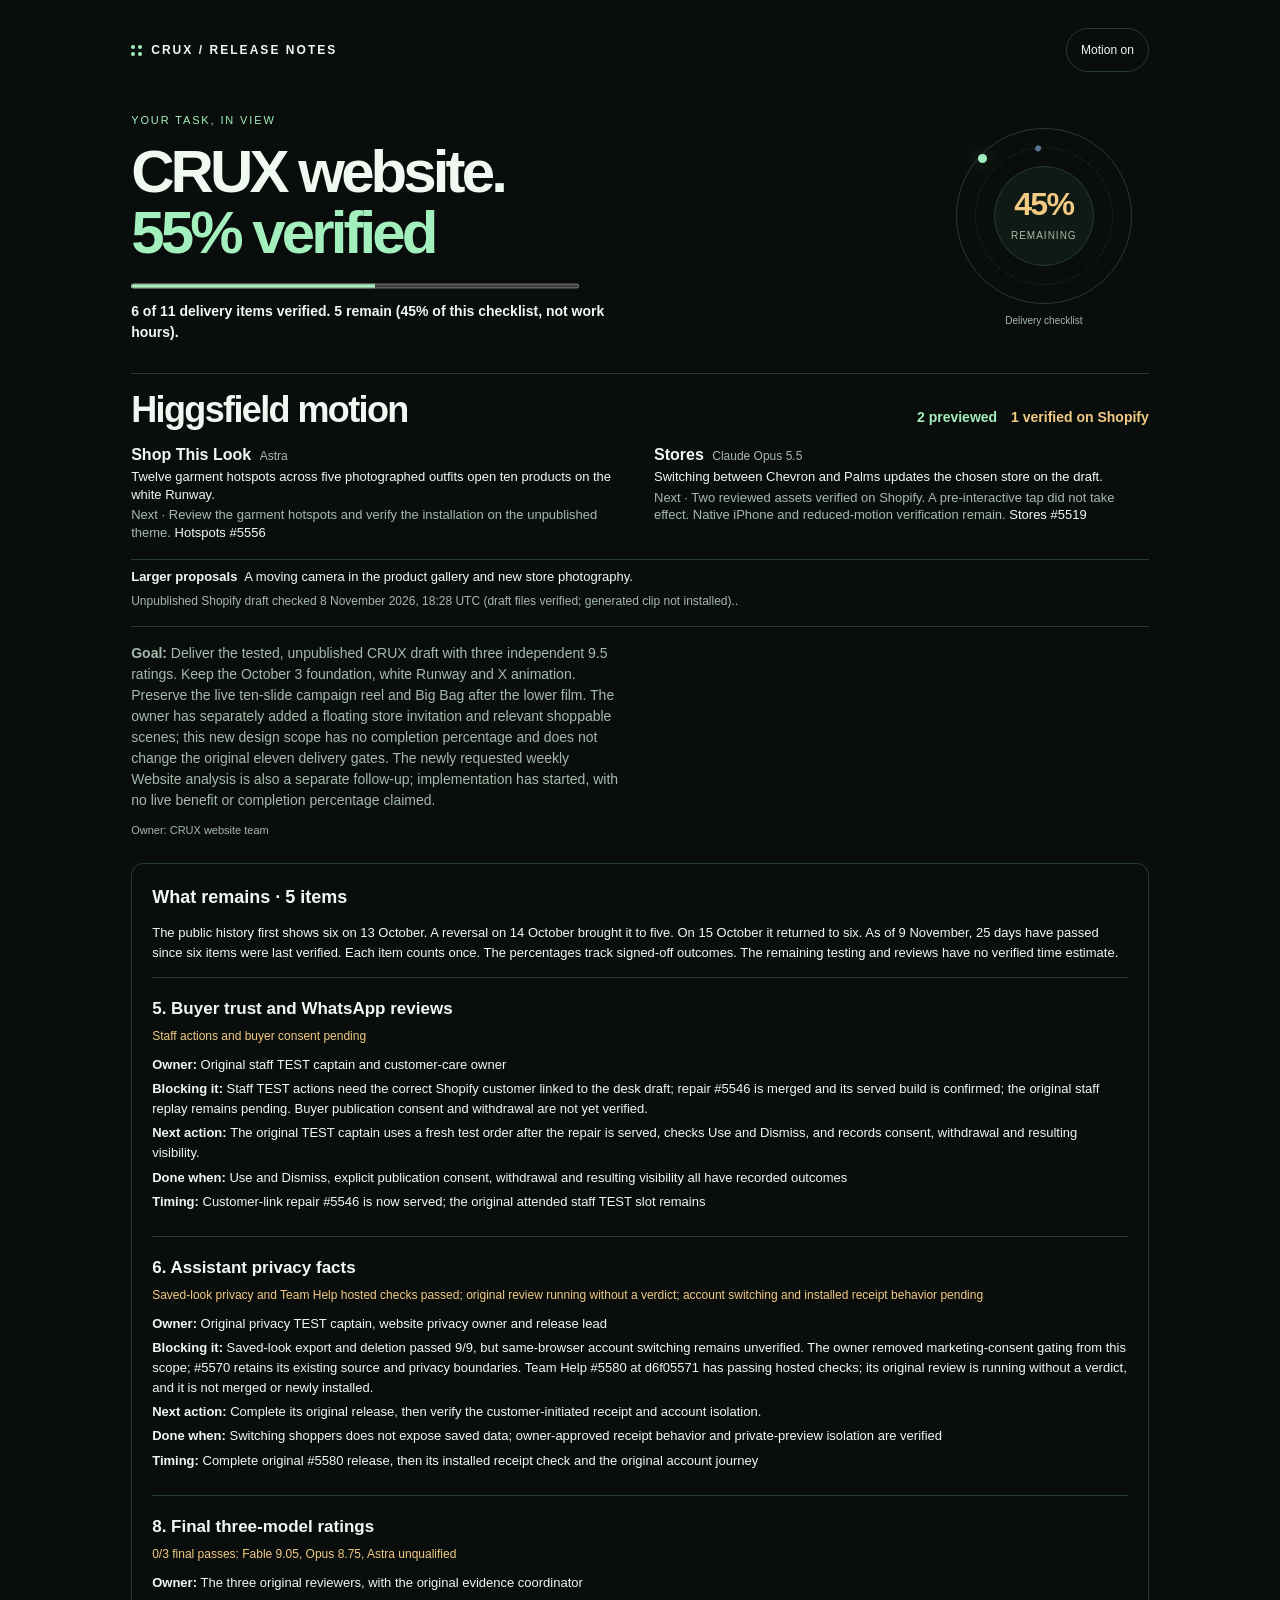
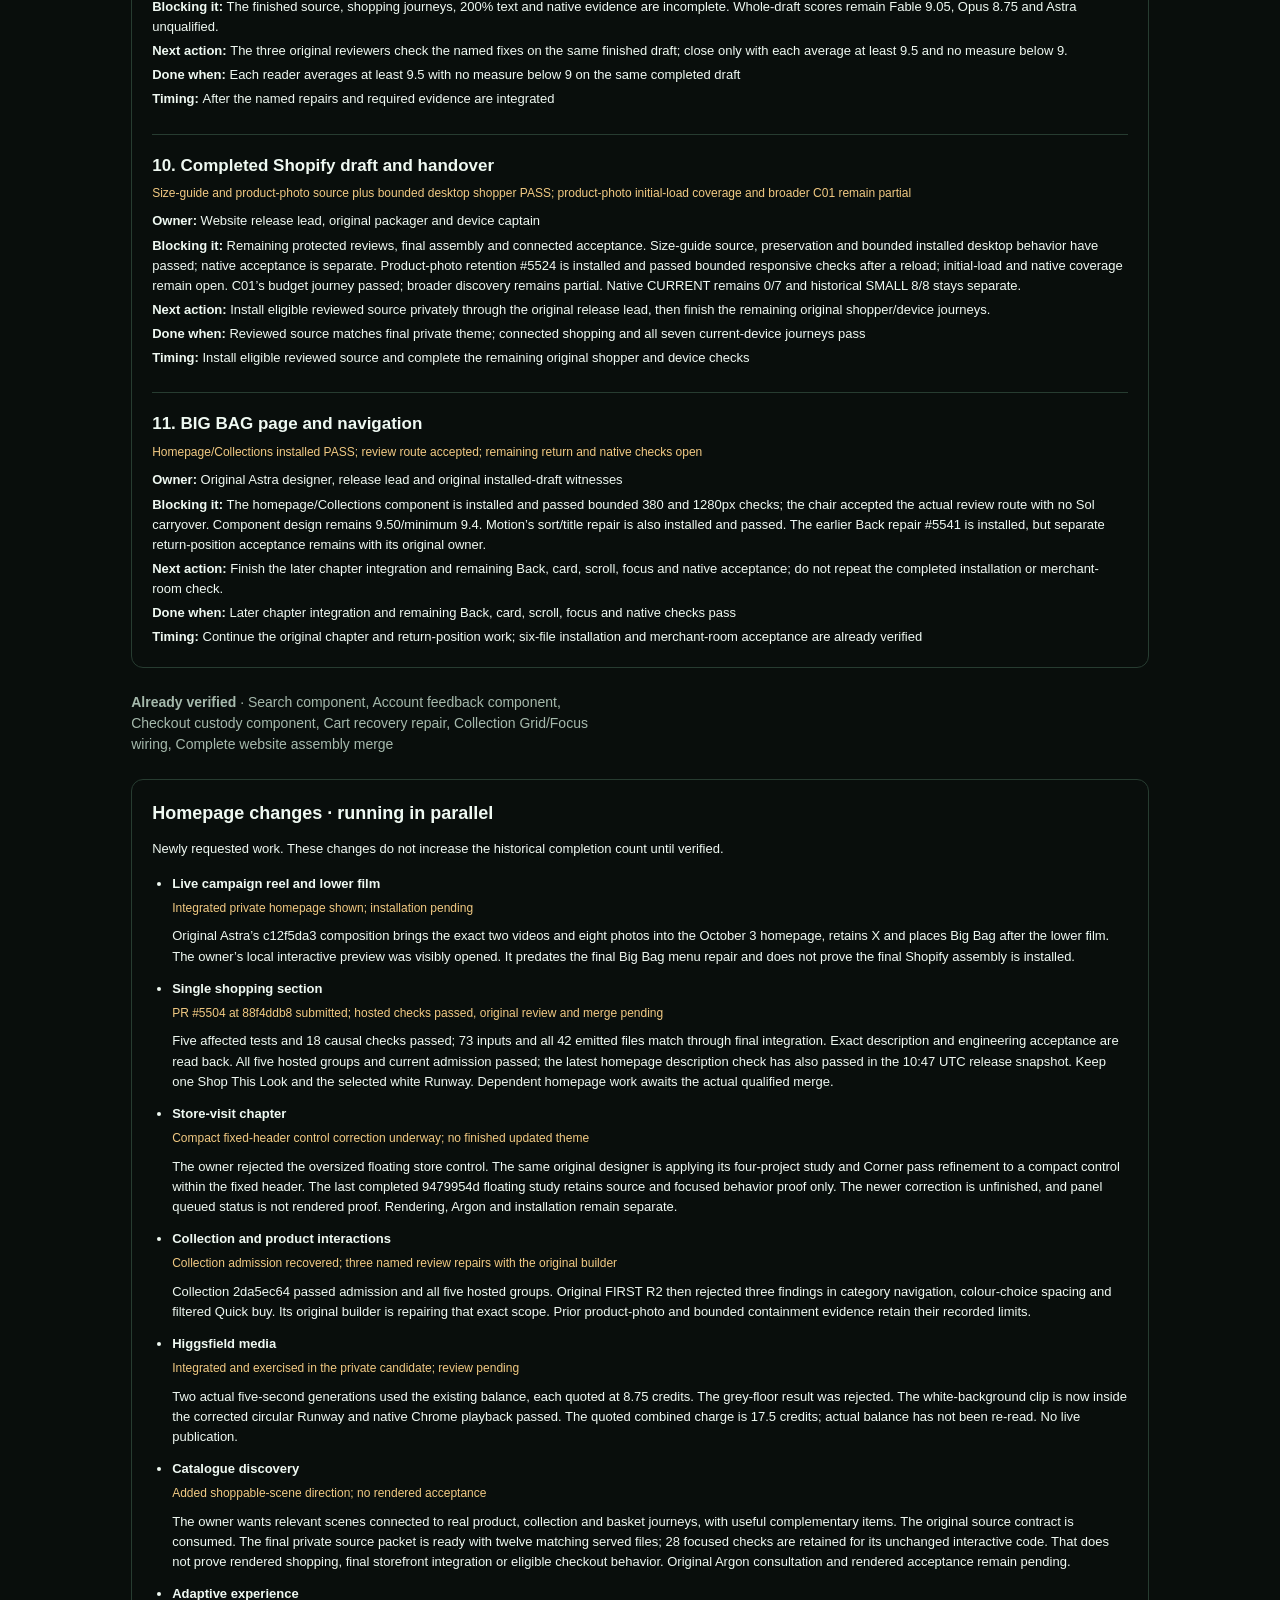
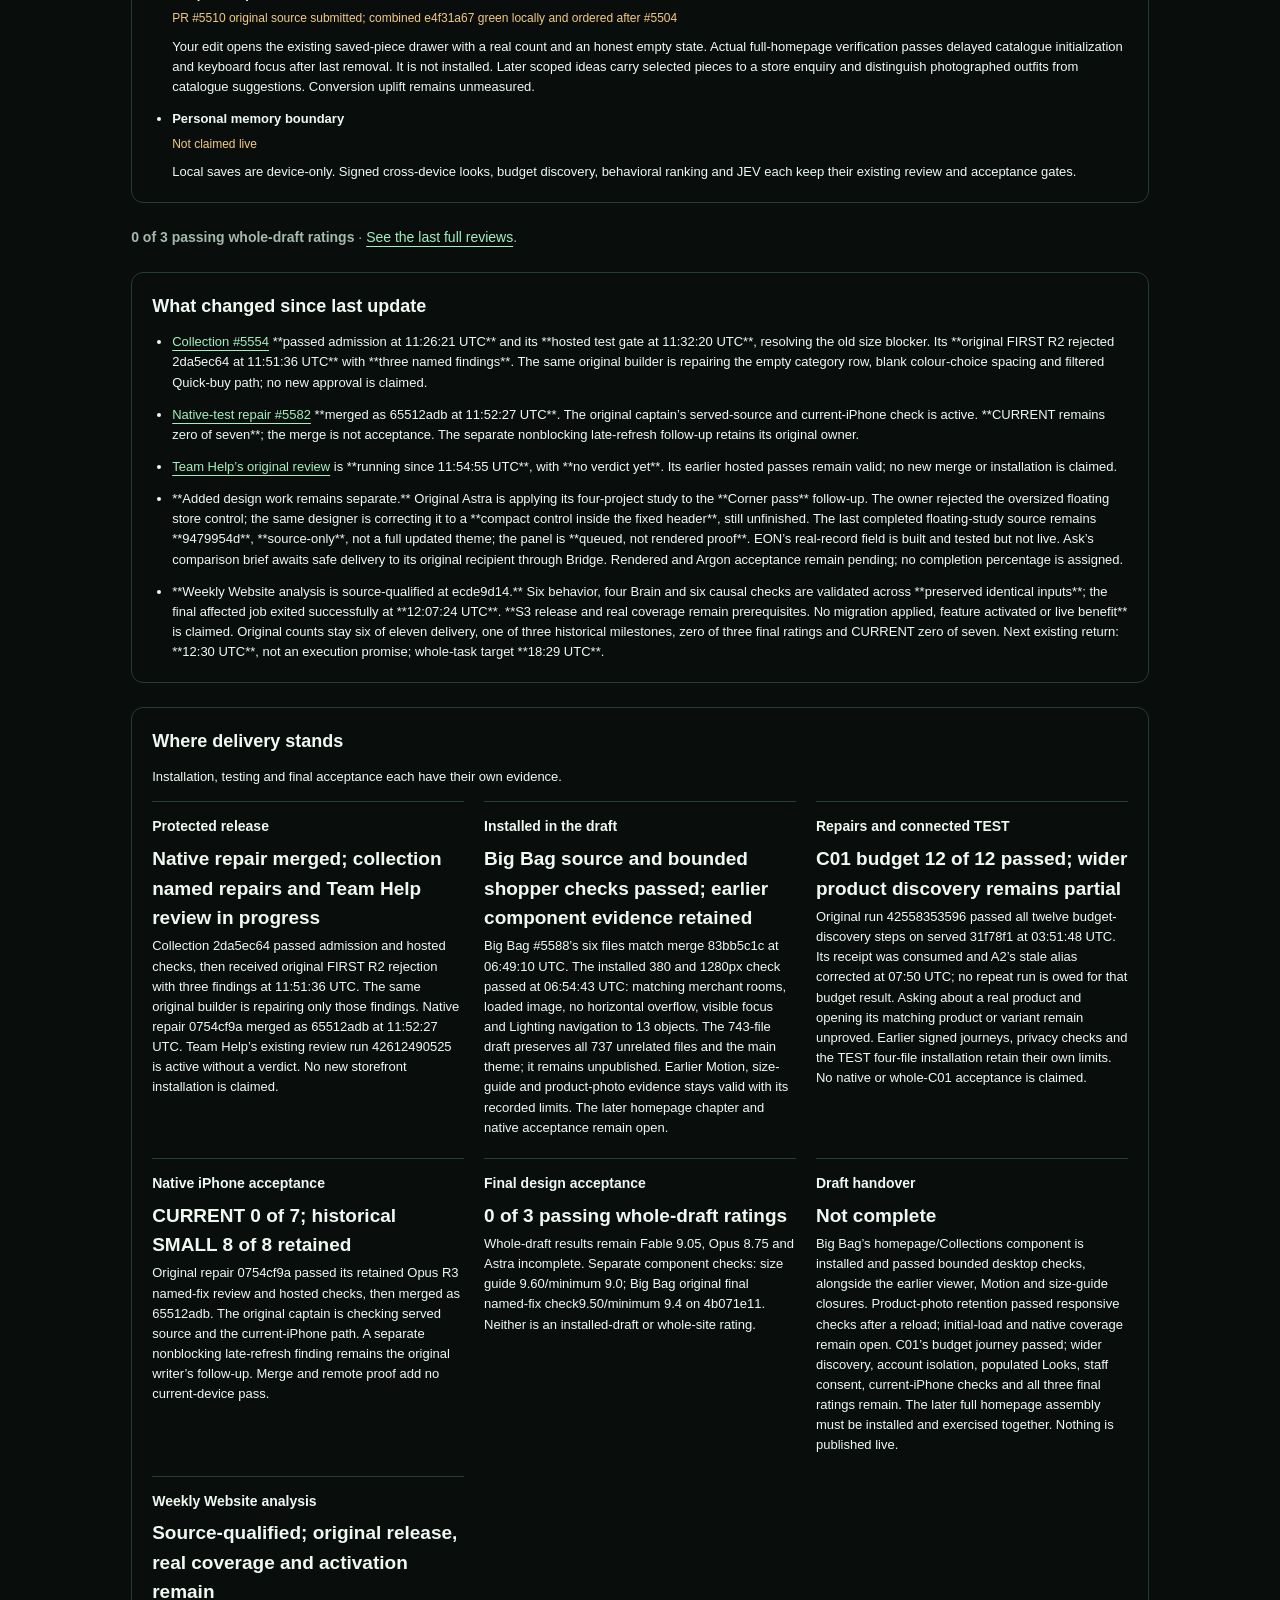
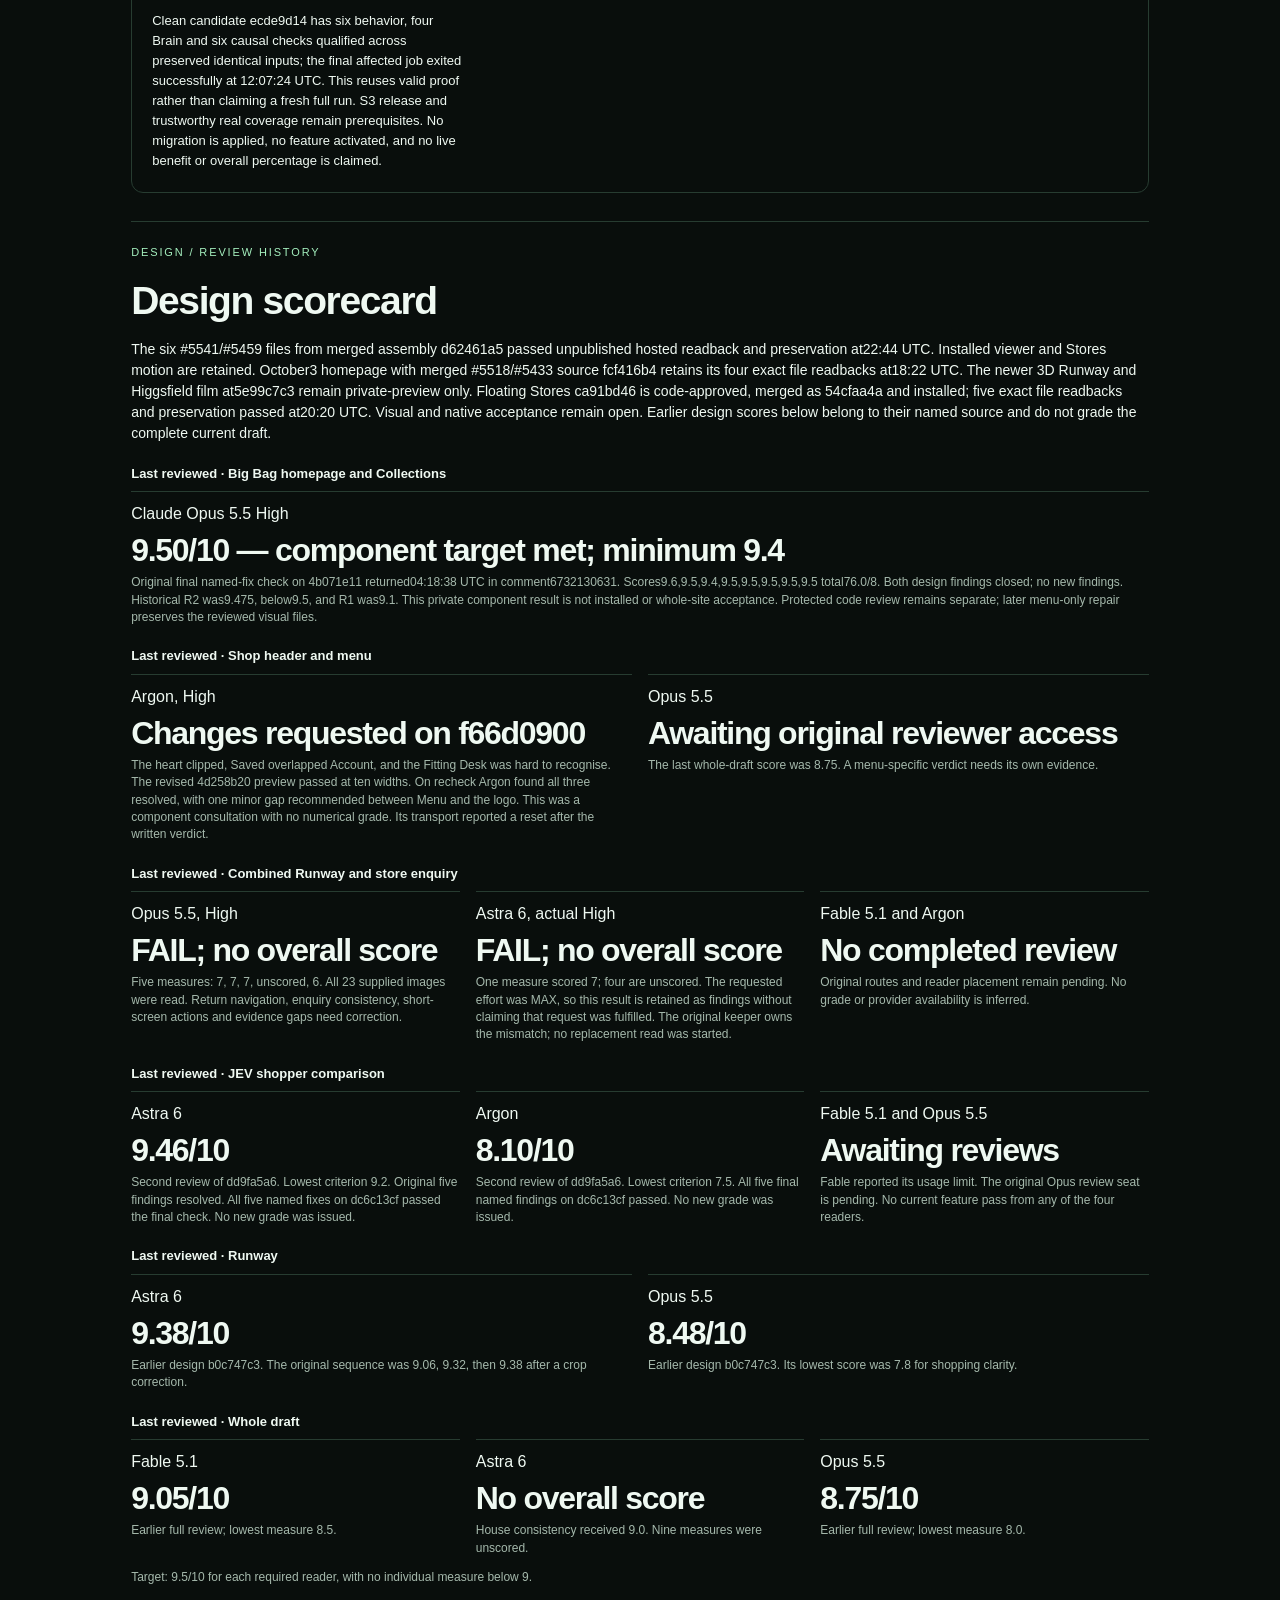
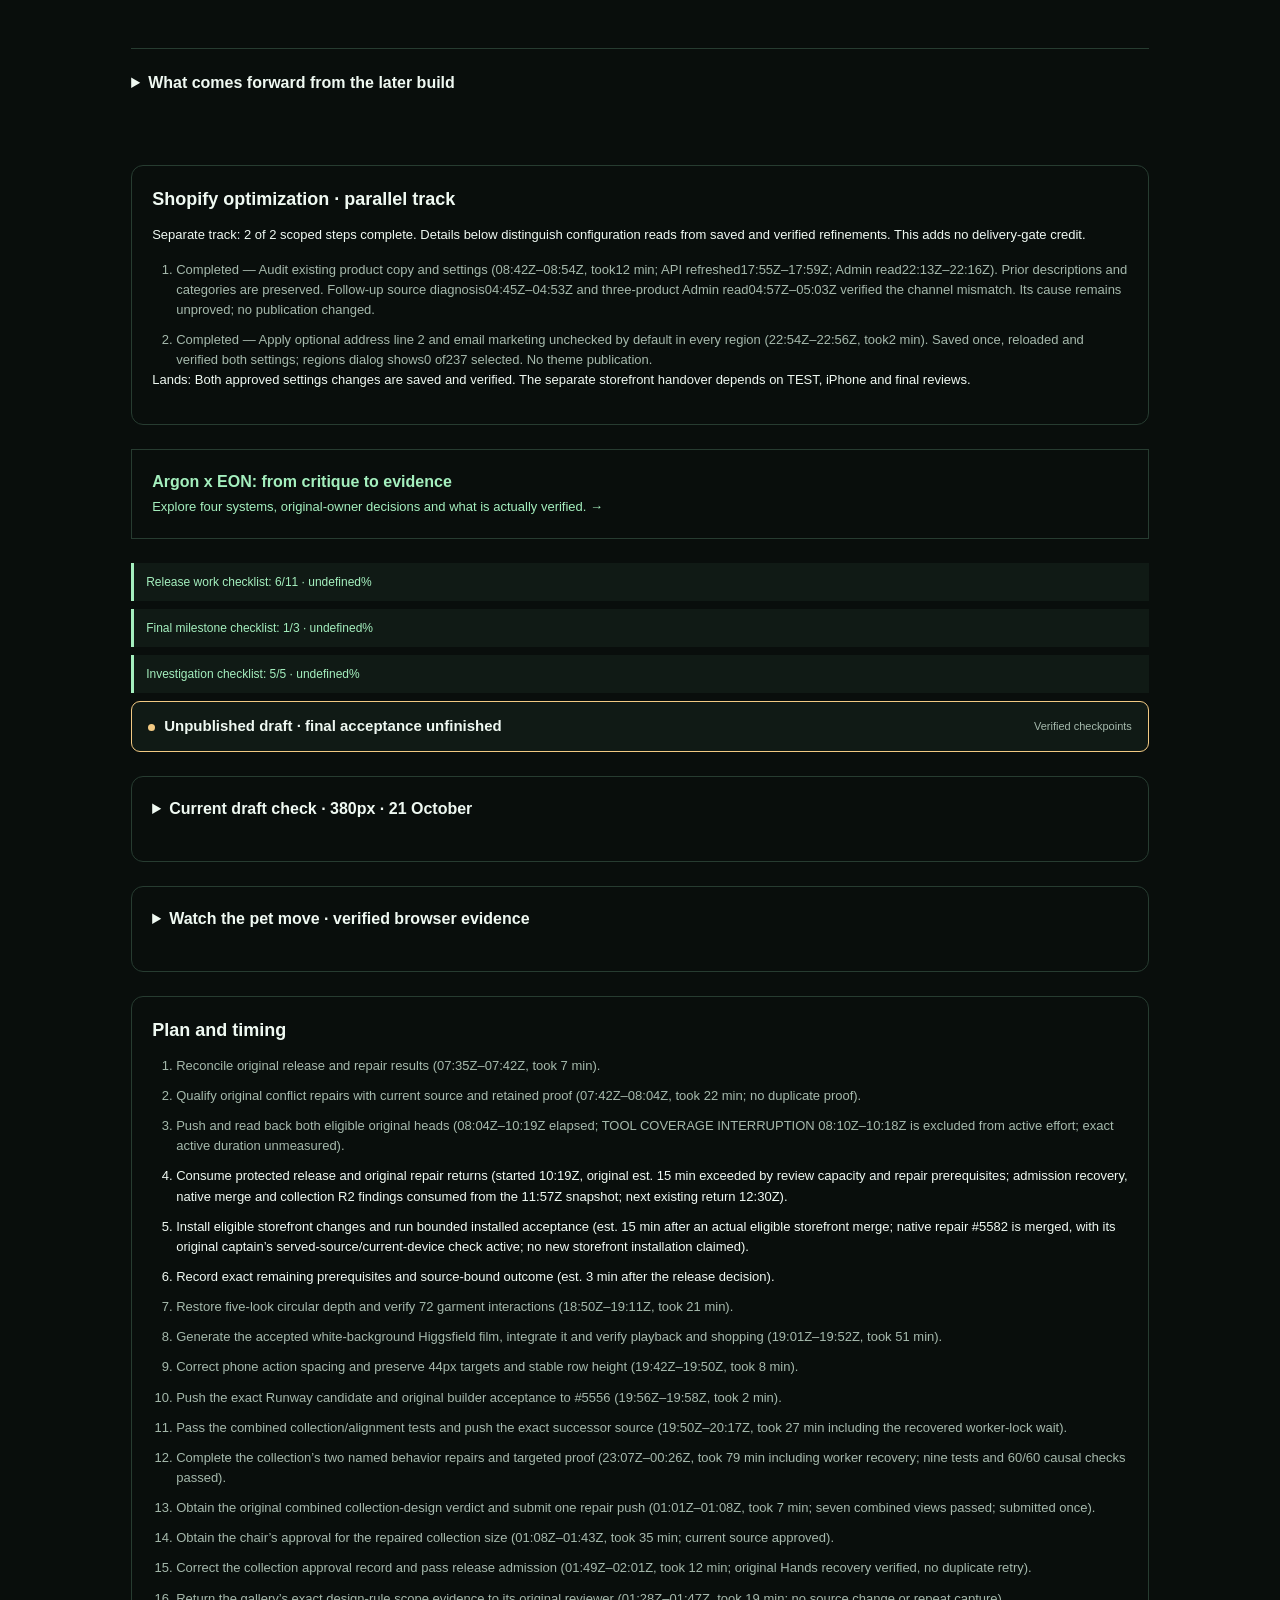
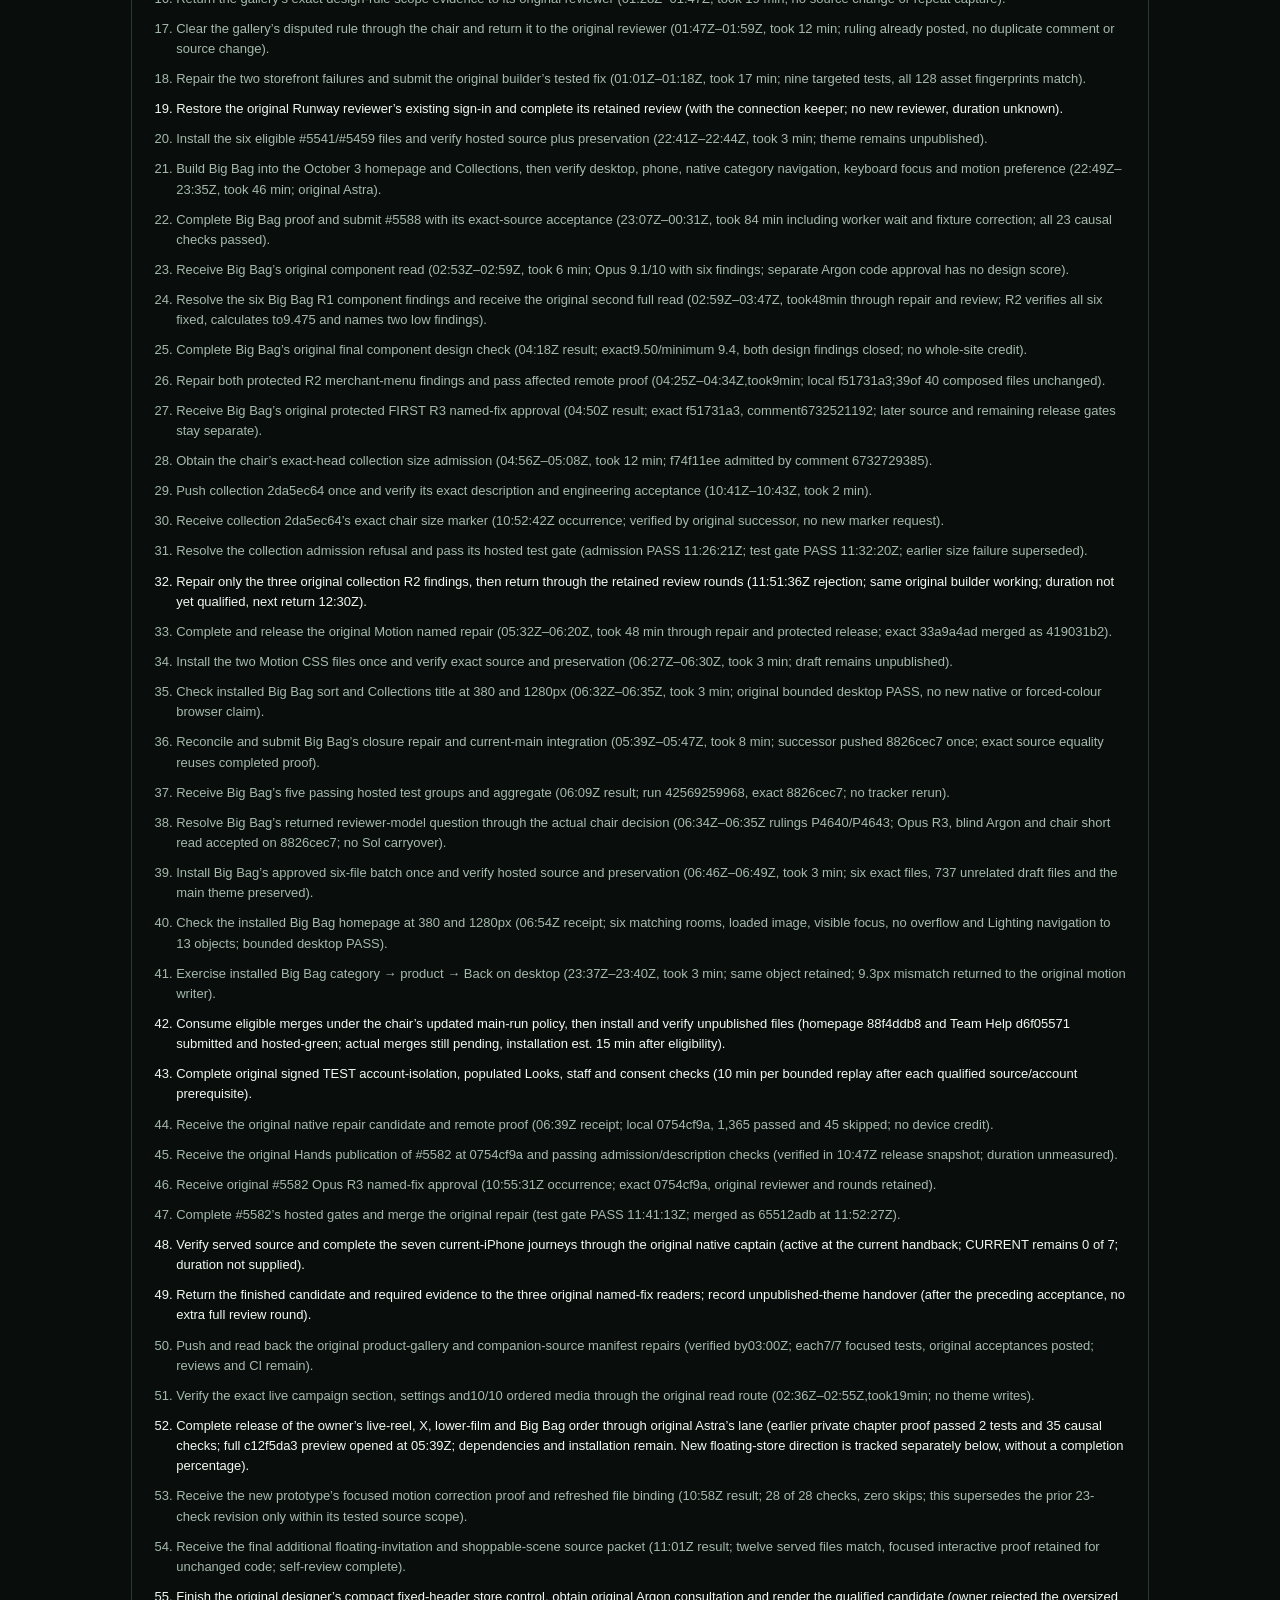
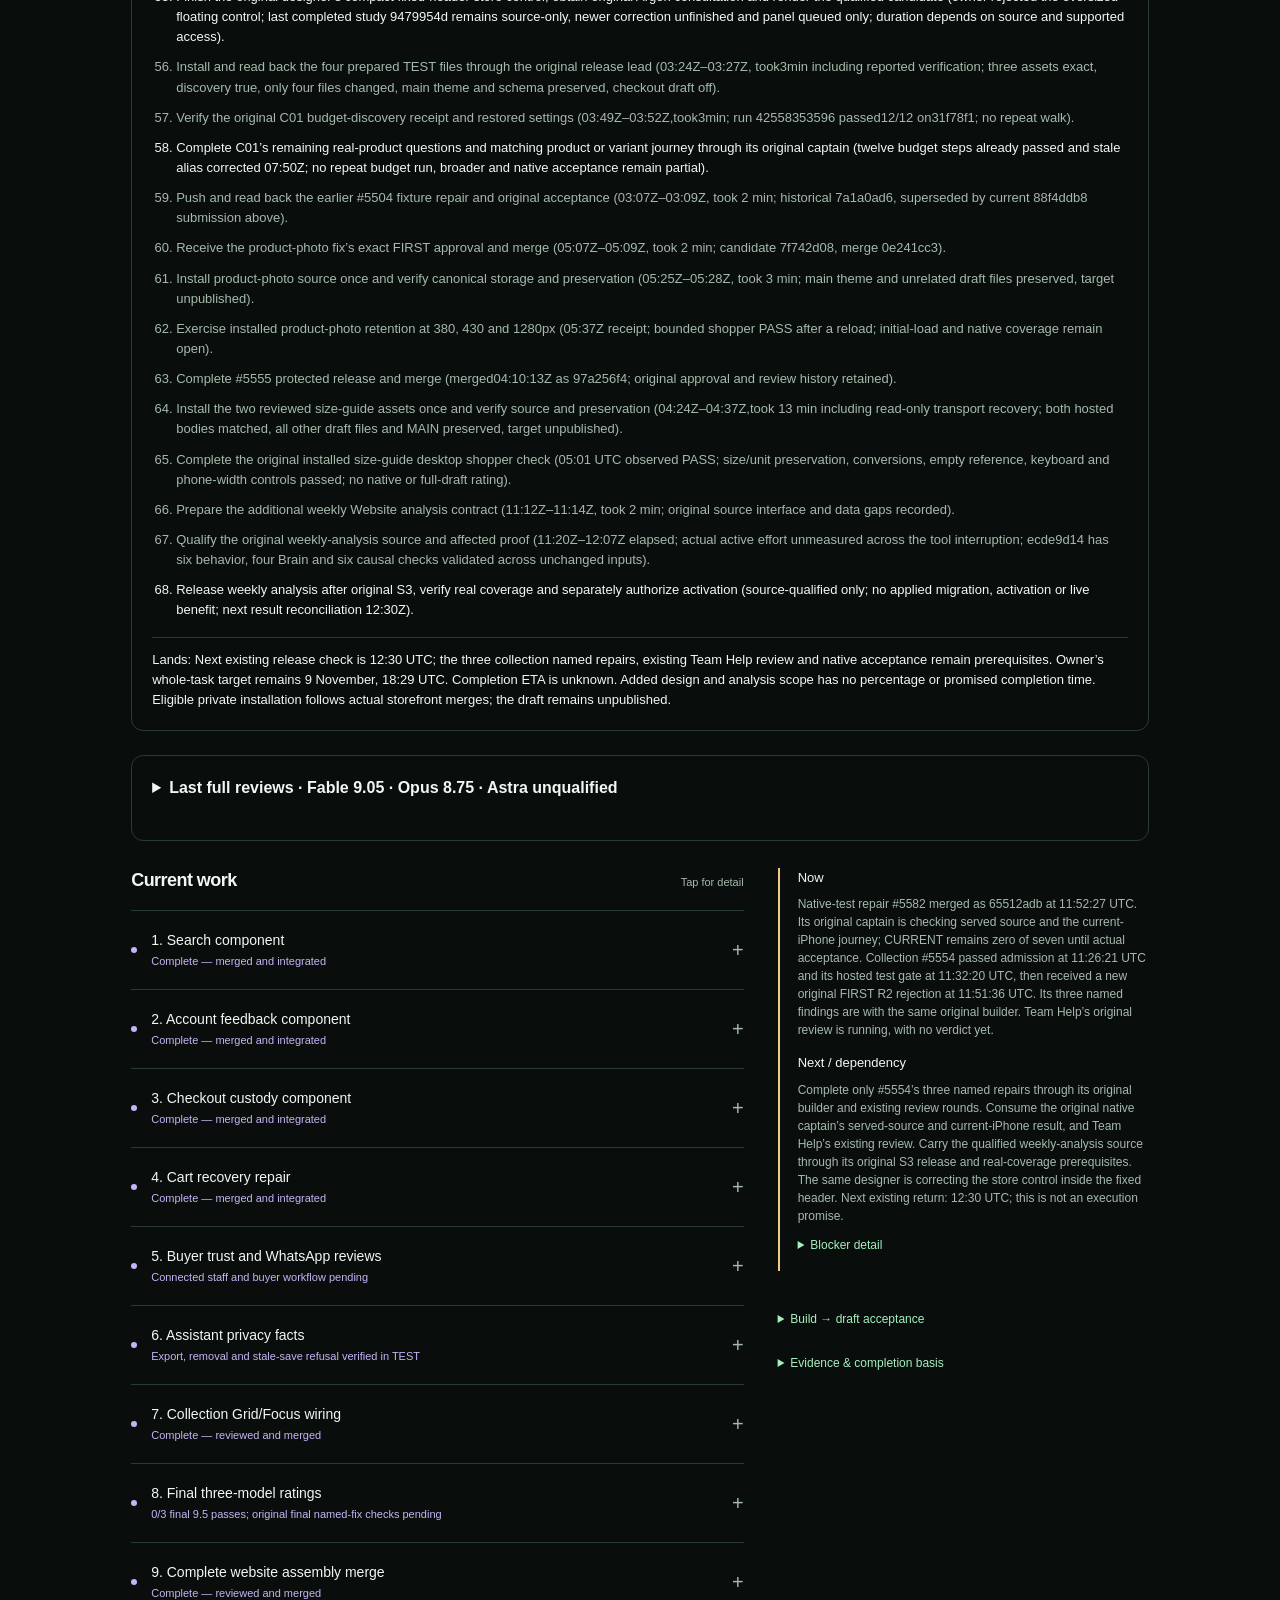
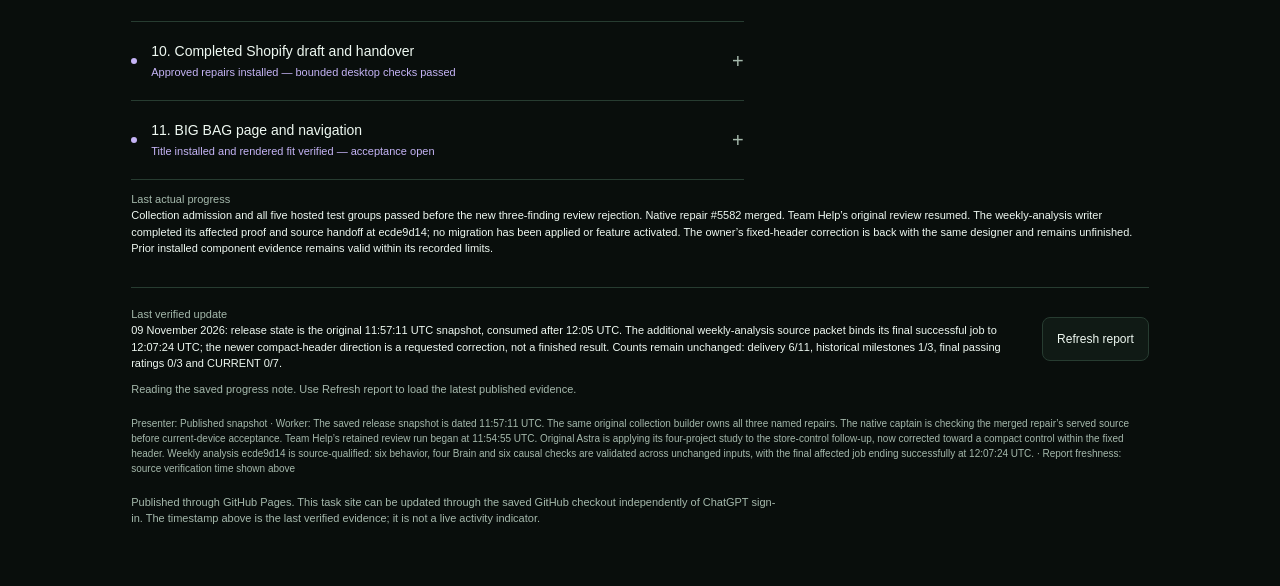
<file: index.html>
<!doctype html>
<html lang="en">
<head>
<meta charset="utf-8"><meta name="viewport" content="width=device-width,initial-scale=1">
<meta name="color-scheme" content="dark"><title>Task progress</title>
<style>
:root{--bg:#090e0c;--panel:#101a15;--line:#273c31;--text:#eff9f2;--muted:#a5b9ac;--green:#a4efbe;--blue:#94c9ff;--amber:#f2ca83;--violet:#c5b4f6;--spring:cubic-bezier(.2,.8,.2,1)}
*{box-sizing:border-box}body{margin:0;background:var(--bg);color:var(--text);font-family:-apple-system,BlinkMacSystemFont,"Segoe UI",sans-serif;line-height:1.5}button,a,summary{-webkit-tap-highlight-color:transparent;touch-action:manipulation}button{font:inherit;color:inherit;cursor:pointer}button:focus-visible,a:focus-visible,summary:focus-visible{outline:2px solid var(--green);outline-offset:5px}button:active{transform:translateY(1px);background:#294435}a{color:var(--green);text-underline-offset:4px}button,summary{min-height:44px}button{transition:background .2s,transform .2s var(--spring)}.frame{max-width:1120px;margin:auto;padding:28px clamp(20px,4vw,52px) 48px}.top{display:flex;align-items:center;justify-content:space-between;gap:16px}.brand{font-size:12px;letter-spacing:.17em;text-transform:uppercase;font-weight:650;display:flex;align-items:center;gap:9px}.mark{display:grid;grid-template-columns:repeat(2,4px);gap:3px}.mark i{height:4px;background:var(--green);border-radius:50%}.top button{background:transparent;border:1px solid var(--line);border-radius:99px;padding:8px 14px;font-size:12px}.hero{display:grid;grid-template-columns:1fr 210px;gap:24px;align-items:center;padding:40px 0 30px}.eyebrow{font-size:11px;letter-spacing:.17em;text-transform:uppercase;color:var(--green);margin:0 0 12px}.hero h1{font-size:clamp(34px,5.5vw,66px);letter-spacing:-.065em;line-height:1.02;font-weight:550;margin:0 0 16px}.hero h1 span{color:var(--green)}.intro{display:-webkit-box;-webkit-line-clamp:2;-webkit-box-orient:vertical;overflow:hidden;font-size:14px;color:var(--muted);max-width:490px;margin:0}.signal{width:176px;height:176px;position:relative;display:grid;place-items:center;margin:auto}.orbit{position:absolute;inset:0;border:1px solid var(--line);border-radius:50%}.orbit:after{content:"";position:absolute;top:25px;left:21px;width:9px;height:9px;background:var(--green);box-shadow:0 0 18px #a4efbe55;border-radius:50%}.orbit.inner{inset:19px;border-style:dashed;opacity:.55;transform:rotate(40deg)}.orbit.inner:after{background:var(--blue);height:6px;width:6px;top:17px;left:17px}.signal-center{width:100px;height:100px;border-radius:50%;background:var(--panel);border:1px solid var(--line);display:grid;place-content:center;text-align:center}.signal-center b{color:var(--green);font-size:32px;font-weight:750;letter-spacing:-.05em;line-height:1.05}.signal-center small{font-size:10px;color:var(--muted);letter-spacing:.1em;text-transform:uppercase;margin-top:6px}.signal-caption{text-align:center;color:var(--muted);font-size:10px;margin:9px 0 0}.motion-on .state-change .signal-center{animation:arrive .24s var(--spring)}@keyframes orbit{to{transform:rotate(360deg)}}.milestone{display:flex;gap:12px;justify-content:space-between;align-items:center;padding:13px 16px;border:1px solid var(--line);background:var(--panel);border-radius:9px}.milestone strong{font-size:15px;font-weight:750;color:var(--text)}.milestone strong:before{content:"";display:inline-block;width:7px;height:7px;background:var(--green);border-radius:50%;margin-right:9px}.milestone span{font-size:11px;color:var(--muted)}.journey{display:grid;grid-template-columns:repeat(5,1fr);margin:26px 0 32px;position:relative}.journey:before{content:"";height:1px;background:var(--line);position:absolute;left:0;right:0;top:8px}.step{position:relative;font-size:11px;color:var(--muted)}.node{display:block;width:17px;height:17px;border-radius:50%;border:1px solid #50645a;background:var(--bg);margin-bottom:9px;position:relative}.step.active{color:var(--blue)}.step.active .node{border-color:var(--blue);box-shadow:0 0 0 4px #94c9ff12}.step.active .node:after{content:"";position:absolute;inset:4px;background:var(--blue);border-radius:50%}.step.review{color:var(--violet)}.step.review .node{border-color:#73668f}.step:last-child{text-align:right}.step:last-child .node{margin-left:auto}.step small{display:block;font-size:10px;color:var(--muted);margin-top:3px}.section-heading{display:flex;justify-content:space-between;align-items:baseline;gap:16px;margin:0 0 16px}.section-heading h2{font-size:18px;letter-spacing:-.03em;font-weight:550;margin:0}.section-heading span{font-size:11px;color:var(--muted)}.workspace{display:grid;grid-template-columns:minmax(0,1.65fr) minmax(230px,1fr);gap:34px}.list{border-top:1px solid var(--line)}.work{border-bottom:1px solid var(--line);padding:17px 0;position:relative}.work summary{list-style:none;display:grid;grid-template-columns:10px 1fr auto;align-items:center;gap:10px;cursor:pointer}.work summary::-webkit-details-marker{display:none}.work summary:after{content:"+";color:var(--muted);font-size:20px;font-weight:300}.work[open] summary:after{content:"−"}.dot{width:6px;height:6px;border-radius:50%;background:var(--blue)}.work[data-tone="green"] .dot{background:var(--green)}.work[data-tone="amber"] .dot{background:var(--amber)}.work[data-tone="violet"] .dot{background:var(--violet)}.work-title{font-size:14px;display:block;font-weight:500}.work-state{font-size:11px;display:block;color:var(--blue);margin-top:2px}.work[data-tone="green"] .work-state{color:var(--green)}.work[data-tone="amber"] .work-state{color:var(--amber)}.work[data-tone="violet"] .work-state{color:var(--violet)}.work-content{padding:6px 22px 0;font-size:12px;color:var(--muted)}.work-content p{margin:0 0 12px}.work-content b{color:var(--text);font-size:10px;font-weight:500;letter-spacing:.08em;text-transform:uppercase;display:block;margin-bottom:4px}.motion-on .work[open] .work-content{animation:arrive .24s var(--spring)}@keyframes arrive{from{opacity:0;transform:translateY(-5px)}to{opacity:1;transform:translateY(0)}}.aside{padding-top:1px}.note{border-left:2px solid var(--green);padding:0 0 2px 18px;margin-bottom:28px}.note h3{font-size:13px;margin:0 0 8px;font-weight:500}.note p{color:var(--muted);font-size:12px;margin:0}.note.amber{border-color:var(--amber)}.proof-list{padding:0;list-style:none;margin:16px 0 25px}.proof-list li{position:relative;padding:0 0 16px 22px;color:var(--muted);font-size:12px}.proof-list li:before{content:"✓";color:var(--green);position:absolute;left:0}.evidence summary{font-size:12px;cursor:pointer;color:var(--green);padding:11px 0}.evidence ul{padding-left:16px;margin:0}.evidence li{font-size:12px;margin:10px 0;overflow-wrap:anywhere}.evidence code{font-size:11px;color:var(--muted)}.footer{border-top:1px solid var(--line);margin-top:30px;padding-top:18px;display:flex;align-items:center;justify-content:space-between;gap:12px}.timestamp{font-size:11px;color:var(--muted)}.timestamp strong{font-weight:400;color:var(--text);display:block}.refresh{border:1px solid var(--line);background:var(--panel);border-radius:8px;padding:8px 14px;font-size:12px;flex-shrink:0}.read-status{color:var(--muted);font-size:11px;margin:9px 0 0;min-height:17px}.fineprint{font-size:10px;color:var(--muted);margin:18px 0 0}.no-data{padding:20px;border:1px solid var(--amber);font-size:14px}.headline-small{font-size:10px;text-transform:uppercase;letter-spacing:.12em;color:var(--muted);margin:0 0 15px}.empty{font-size:13px;color:var(--amber)}
@media(max-width:730px){.frame{padding:20px 23px 32px}.workspace{grid-template-columns:1fr;gap:30px}.hero{grid-template-columns:1fr 110px;gap:12px;padding:30px 0 24px}.signal{height:104px;width:104px}.signal-center{width:64px;height:64px}.signal-center b{font-size:24px}.signal-center small{font-size:8px}.orbit.inner{inset:10px}.orbit:after{top:12px;left:12px;width:7px;height:7px}.orbit.inner:after{top:9px;left:9px}.signal-caption{font-size:9px}.hero h1{font-size:38px}.intro{font-size:12px}.milestone{align-items:flex-start;flex-direction:column;gap:3px}.journey{margin-bottom:28px}.step{font-size:10px}.step small{font-size:9px}.aside{padding-top:0}.work-title{font-size:14px}}
.workspace>.aside{grid-column:2;grid-row:1}.workspace>section{grid-column:1;grid-row:1}
@media(max-width:730px){.workspace>.aside,.workspace>section{grid-column:auto;grid-row:auto}.hero{padding:18px 0 16px}.hero h1{font-size:34px;margin-bottom:10px}.eyebrow{margin-bottom:8px}.work{padding:9px 0}.section-heading{margin-bottom:9px}.milestone{padding:10px 14px}.frame{padding-top:16px}.workspace{gap:24px}.signal{width:96px;height:96px}}
@media(max-width:360px){.frame{padding-left:17px;padding-right:17px}.hero{grid-template-columns:1fr 88px}.signal{width:88px;height:88px}.hero h1{font-size:34px}.signal-caption{max-width:88px}.journey .step small{max-width:55px}}
@media(prefers-reduced-motion:reduce){*,*:before,*:after{animation:none!important;transition:none!important;scroll-behavior:auto!important}}
#percent{font-weight:750}#fraction{font-size:14px;font-weight:700;color:var(--text);-webkit-line-clamp:unset}#scoped-progress p{font-size:14px;font-weight:750;color:var(--green);padding:10px 12px;border-left:3px solid var(--green);background:var(--panel);margin:8px 0;overflow-wrap:anywhere}.milestone:has(strong[data-completion="not-done"]){border-color:var(--amber)}.milestone strong[data-completion="not-done"]:before{background:var(--amber)}

[hidden]{display:none!important}.capability-mode .hero{grid-template-columns:minmax(0,1fr) 140px}.capability-mode #percent{display:block;font-size:clamp(22px,3vw,34px);letter-spacing:-.035em;margin-top:12px}.capability-mode .signal{width:128px;height:128px}.capability-mode .signal-center{width:90px;height:90px}.capability-mode .orbit.inner{display:none}.capability-panel{margin:26px 0;border-top:1px solid var(--line);padding-top:20px}.capability-note{color:var(--muted);font-size:12px;max-width:800px}.capability-counts{display:grid;grid-template-columns:repeat(5,minmax(0,1fr));gap:12px;margin:18px 0}.stage-count{border-left:2px solid var(--line);padding-left:10px;min-width:0}.stage-count h3{font-size:13px;margin:0 0 7px}.stage-count p{font-size:11px;color:var(--muted);margin:0 0 3px}.cap-state[data-state="Verified"]{color:var(--green)}.cap-state[data-state="Partial"]{color:var(--amber)}.cap-state[data-state="Staged"]{color:var(--violet)}.cap-table-wrap{max-height:65vh;overflow:auto;border:1px solid var(--line);border-radius:8px}.cap-table-wrap:focus-visible{outline:2px solid var(--green);outline-offset:4px}.cap-table{border-collapse:collapse;width:100%;table-layout:fixed;font-size:11px}.cap-table th,.cap-table td{padding:10px 8px;text-align:left;vertical-align:top;border-bottom:1px solid var(--line);overflow-wrap:anywhere}.cap-table th{background:var(--panel);position:sticky;top:0;color:var(--text);z-index:1}.cap-table td{color:var(--muted)}.cap-table td:nth-child(2){font-weight:650;color:var(--text)}.cap-mobile{display:none}.capability-panel>details>summary,#supporting-work>summary{cursor:pointer;display:flex;align-items:center;gap:12px;font-size:14px;font-weight:650}.capability-panel>details>summary:after,#supporting-work>summary:after{content:'+';margin-left:auto;color:var(--muted)}.capability-panel>details[open]>summary:after,#supporting-work[open]>summary:after{content:'−'}.capability-panel>details>summary::-webkit-details-marker,#supporting-work>summary::-webkit-details-marker{display:none}.capability-panel>details>summary{margin:8px 0}.capability-warning{color:var(--amber);font-size:12px}.capability-mode #supporting-work{margin:14px 0;border-block:1px solid var(--line);padding:4px 0}.capability-mode #scoped-progress p{font-size:13px;font-weight:600}.capability-mode .milestone span{display:none}
@media(max-width:730px){.capability-mode .hero{grid-template-columns:1fr}.capability-mode .hero>div:last-child{display:none}.capability-mode .hero h1{font-size:38px}.capability-mode #percent{font-size:25px}.capability-counts{grid-template-columns:repeat(2,minmax(0,1fr));gap:14px}.stage-count:last-child{grid-column:1/-1}.stage-count p{display:inline;font-size:12px}.stage-count p+p:before{content:' · ';color:var(--muted)}.cap-table-wrap{display:none}.cap-mobile{display:block}.cap-mobile .work-content{padding-left:0;padding-right:0}.cap-mobile .work-content b{margin-top:12px}.capability-panel{margin-top:22px}.capability-note{font-size:12px}}
.explicit-outcomes .cap-table col:nth-child(1){width:5%!important}.explicit-outcomes .cap-table col:nth-child(2){width:19%!important}.explicit-outcomes .cap-table col:nth-child(n+3):nth-child(-n+6){width:8%!important}.explicit-outcomes .cap-table col:nth-child(7){width:26%!important}.explicit-outcomes .cap-table col:nth-child(8){width:18%!important}.explicit-outcomes .cap-table td details summary{cursor:pointer;color:var(--green);min-height:44px}.explicit-outcomes .cap-table td details p{margin:8px 0 0}
#delivery-meter{display:block;width:min(100%,28rem);height:.6rem;margin:1.15rem 0 .65rem;accent-color:var(--green)}.signal-center b{color:var(--amber)}.intro{display:block;overflow:visible;-webkit-line-clamp:unset}#higgsfield-motion{border-block:1px solid var(--line);padding:16px 0 14px;margin:0 0 16px;scroll-margin-top:14px}
.motion-heading{display:flex;align-items:baseline;justify-content:space-between;gap:4px 16px;flex-wrap:wrap}
.motion-heading h2{font-size:clamp(23px,3.2vw,36px);letter-spacing:-.045em;line-height:1.12;margin:0}
.motion-counts{display:flex;flex-wrap:wrap;gap:4px 14px;margin:0;font-size:14px}
.motion-counts strong:first-child{color:var(--green)}.motion-counts strong:last-child{color:var(--amber)}
#motion-treatments{list-style:none;padding:0;margin:14px 0;display:grid;grid-template-columns:repeat(2,minmax(0,1fr));gap:12px 28px}
#motion-treatments h3{font-size:16px;line-height:1.3;margin:0 0 3px}
#motion-treatments h3 small,.motion-checked{font-size:12px;color:var(--muted);font-weight:450}
#motion-treatments h3 small{margin-left:4px}#motion-treatments p,.motion-proposals{font-size:13px;line-height:1.35;margin:3px 0}
#motion-treatments .motion-next{color:var(--muted)}.motion-review{white-space:nowrap;color:var(--text)}
.motion-proposals{border-top:1px solid var(--line);padding-top:8px}.motion-proposals b{margin-right:4px}
@media(max-width:600px){#motion-treatments{grid-template-columns:1fr;gap:10px;margin:10px 0}.motion-counts{margin-top:3px}}
#delivery-stages{list-style:none;padding:0;display:grid;grid-template-columns:repeat(auto-fit,minmax(min(100%,245px),1fr));gap:20px}#delivery-stages h3{font-size:14px;margin:0 0 6px}#delivery-stages strong{font-size:19px}#delivery-stages li{border-top:1px solid var(--line);padding-top:14px}.signal-center small{font-size:10px}.scoreboard,.recovery-list{border-block-start:1px solid var(--line);margin:28px 0;padding:22px 0}.scoreboard h2{margin:0;font-size:clamp(24px,4vw,39px);letter-spacing:-.035em}.scoreboard h3{font-size:13px;margin:20px 0 8px}.scoreboard ul{display:grid;grid-template-columns:repeat(auto-fit,minmax(min(100%,180px),1fr));gap:16px;list-style:none;padding:0;margin:0}.scoreboard li{border-block-start:1px solid var(--line);padding-top:10px}.scoreboard li>*{display:block}.scoreboard li strong{font-size:clamp(21px,3vw,32px);letter-spacing:-.04em}.scoreboard small,.target-score,.recovery-list small{color:var(--muted);font-size:12px;line-height:1.45}.current-score{font-size:14px;margin:8px 0}.recovery-list summary{font-weight:650;cursor:pointer}.recovery-list li{padding:7px 0}.recovery-list small{display:block}.recovery-list li p{margin:4px 0;font-size:14px}.current-update ul{padding-left:20px;margin:0;display:grid;gap:12px}.current-update li,.current-update p{font-size:13px;line-height:1.55;overflow-wrap:anywhere}.current-update li p{margin:4px 0 0}.current-update>p{margin:0 0 14px}.gate-state{display:block;color:var(--amber);font-size:12px;margin:5px 0 9px}#open-delivery-gates{list-style:none;padding:0;gap:24px}#open-delivery-gates>li{border-top:1px solid var(--line);padding-top:18px}#open-delivery-gates>li>strong{font-size:17px}#open-delivery-gates b{font-weight:600}.pet-evidence{margin:24px 0;padding:20px;border:1px solid var(--line);border-radius:12px}.pet-evidence summary{cursor:pointer;font-weight:600}.pet-evidence p{font-size:13px;line-height:1.55}.pet-media{display:grid;grid-template-columns:repeat(auto-fit,minmax(min(100%,260px),1fr));gap:20px}.pet-media figure{margin:0}.pet-media video,.pet-media img{width:100%;max-height:420px;object-fit:contain;background:#fff}.pet-media figcaption{font-size:12px;margin-top:8px}.timed-plan{margin:24px 0;padding:20px;border:1px solid var(--line);border-radius:12px}.timed-plan h2{margin:0 0 12px;font-size:18px}.timed-plan ol{margin:0;padding-left:24px;display:grid;gap:10px}.timed-plan li{font-size:13px;line-height:1.55;overflow-wrap:anywhere}.timed-plan li[data-complete="true"]{color:var(--muted)}#timed-plan-landing{border-top:1px solid var(--line);margin:16px 0 0;padding-top:12px;font-size:13px;line-height:1.55}.ratings{display:grid;grid-template-columns:repeat(3,1fr);gap:12px;margin:24px 0}.ratings>div{border-bottom:1px solid var(--line);padding:12px 0}.ratings strong,.ratings span{display:block;font-size:13px}.ratings span{color:var(--amber);font-size:12px;margin-top:6px}.ratings p{grid-column:1/-1;margin:0;color:var(--muted);font-size:11px}.hero h1{font-size:clamp(34px,5.5vw,60px)}#scoped-progress p{font-size:12px;font-weight:500}.portable-note{font-size:11px;color:var(--muted);margin-top:18px;max-width:650px}</style>
</head>
<body>
<main class="frame" id="dashboard">
 <header class="top"><div class="brand"><span class="mark" aria-hidden="true"><i></i><i></i><i></i><i></i></span> CRUX / Release notes</div><button id="motion" type="button" aria-pressed="false">Motion off</button></header>
 <section class="hero" aria-labelledby="title"><div><p class="eyebrow">Your task, in view</p><h1 id="title">CRUX website.<br><span id="percent">55% verified</span></h1><progress id="delivery-meter" aria-label="Verified delivery items" value="6" max="11"></progress><p class="intro" id="fraction">6 of 11 delivery items verified. 5 remain (45% of this checklist, not work hours).</p></div><div><div class="signal" role="img" id="signal"><div class="orbit outer" aria-hidden="true"></div><div class="orbit inner" aria-hidden="true"></div><div class="signal-center"><b id="ring-percent">45%</b><small>Remaining</small></div></div><p class="signal-caption">Delivery checklist</p></div></section>
<section id="higgsfield-motion" aria-labelledby="motion-title"><div class="motion-heading"><h2 id="motion-title">Higgsfield motion</h2><p class="motion-counts"><strong id="motion-previewed">2 previewed</strong><strong id="motion-verified">1 verified on Shopify</strong></p></div><ul id="motion-treatments"><li><h3>Shop This Look <small>Astra</small></h3><p>Twelve garment hotspots across five photographed outfits open ten products on the white Runway.</p><p class="motion-next">Next · Review the garment hotspots and verify the installation on the unpublished theme. <span class="motion-review">Hotspots #5556</span></p></li><li><h3>Stores <small>Claude Opus 5.5</small></h3><p>Switching between Chevron and Palms updates the chosen store on the draft.</p><p class="motion-next">Next · Two reviewed assets verified on Shopify. A pre-interactive tap did not take effect. Native iPhone and reduced-motion verification remain. <span class="motion-review">Stores #5519</span></p></li></ul><p class="motion-proposals"><b>Larger proposals</b> <span id="motion-proposals">A moving camera in the product gallery and new store photography.</span></p><small class="motion-checked">Unpublished Shopify draft checked <span id="motion-checked">8 November 2026, 18:28 UTC (draft files verified; generated clip not installed).</span>.</small></section>
 <p class="intro"><strong>Goal: </strong><span id="outcome"></span></p><p id="owner" class="timestamp"></p><section class="timed-plan current-update" aria-labelledby="open-gates-heading"><h2 id="open-gates-heading">What remains · 5 items</h2><p id="checklist-history">The public history first shows six on 13 October. A reversal on 14 October brought it to five. On 15 October it returned to six. As of 9 November, 25 days have passed since six items were last verified. Each item counts once. The percentages track signed-off outcomes. The remaining testing and reviews have no verified time estimate.</p><ul id="open-delivery-gates"><li><strong>5. Buyer trust and WhatsApp reviews</strong><span class="gate-state">Staff actions and buyer consent pending</span><p><b>Owner: </b>Original staff TEST captain and customer-care owner</p><p><b>Blocking it: </b>Staff TEST actions need the correct Shopify customer linked to the desk draft; repair #5546 is merged and its served build is confirmed; the original staff replay remains pending. Buyer publication consent and withdrawal are not yet verified.</p><p><b>Next action: </b>The original TEST captain uses a fresh test order after the repair is served, checks Use and Dismiss, and records consent, withdrawal and resulting visibility.</p><p><b>Done when: </b>Use and Dismiss, explicit publication consent, withdrawal and resulting visibility all have recorded outcomes</p><p><b>Timing: </b>Customer-link repair #5546 is now served; the original attended staff TEST slot remains</p></li><li><strong>6. Assistant privacy facts</strong><span class="gate-state">Saved-look privacy and Team Help hosted checks passed; original review running without a verdict; account switching and installed receipt behavior pending</span><p><b>Owner: </b>Original privacy TEST captain, website privacy owner and release lead</p><p><b>Blocking it: </b>Saved-look export and deletion passed 9/9, but same-browser account switching remains unverified. The owner removed marketing-consent gating from this scope; #5570 retains its existing source and privacy boundaries. Team Help #5580 at d6f05571 has passing hosted checks; its original review is running without a verdict, and it is not merged or newly installed.</p><p><b>Next action: </b>Complete its original release, then verify the customer-initiated receipt and account isolation.</p><p><b>Done when: </b>Switching shoppers does not expose saved data; owner-approved receipt behavior and private-preview isolation are verified</p><p><b>Timing: </b>Complete original #5580 release, then its installed receipt check and the original account journey</p></li><li><strong>8. Final three-model ratings</strong><span class="gate-state">0/3 final passes: Fable 9.05, Opus 8.75, Astra unqualified</span><p><b>Owner: </b>The three original reviewers, with the original evidence coordinator</p><p><b>Blocking it: </b>The finished source, shopping journeys, 200% text and native evidence are incomplete. Whole-draft scores remain Fable 9.05, Opus 8.75 and Astra unqualified.</p><p><b>Next action: </b>The three original reviewers check the named fixes on the same finished draft; close only with each average at least 9.5 and no measure below 9.</p><p><b>Done when: </b>Each reader averages at least 9.5 with no measure below 9 on the same completed draft</p><p><b>Timing: </b>After the named repairs and required evidence are integrated</p></li><li><strong>10. Completed Shopify draft and handover</strong><span class="gate-state">Size-guide and product-photo source plus bounded desktop shopper PASS; product-photo initial-load coverage and broader C01 remain partial</span><p><b>Owner: </b>Website release lead, original packager and device captain</p><p><b>Blocking it: </b>Remaining protected reviews, final assembly and connected acceptance. Size-guide source, preservation and bounded installed desktop behavior have passed; native acceptance is separate. Product-photo retention #5524 is installed and passed bounded responsive checks after a reload; initial-load and native coverage remain open. C01’s budget journey passed; broader discovery remains partial. Native CURRENT remains 0/7 and historical SMALL 8/8 stays separate.</p><p><b>Next action: </b>Install eligible reviewed source privately through the original release lead, then finish the remaining original shopper/device journeys.</p><p><b>Done when: </b>Reviewed source matches final private theme; connected shopping and all seven current-device journeys pass</p><p><b>Timing: </b>Install eligible reviewed source and complete the remaining original shopper and device checks</p></li><li><strong>11. BIG BAG page and navigation</strong><span class="gate-state">Homepage/Collections installed PASS; review route accepted; remaining return and native checks open</span><p><b>Owner: </b>Original Astra designer, release lead and original installed-draft witnesses</p><p><b>Blocking it: </b>The homepage/Collections component is installed and passed bounded 380 and 1280px checks; the chair accepted the actual review route with no Sol carryover. Component design remains 9.50/minimum 9.4. Motion’s sort/title repair is also installed and passed. The earlier Back repair #5541 is installed, but separate return-position acceptance remains with its original owner.</p><p><b>Next action: </b>Finish the later chapter integration and remaining Back, card, scroll, focus and native acceptance; do not repeat the completed installation or merchant-room check.</p><p><b>Done when: </b>Later chapter integration and remaining Back, card, scroll, focus and native checks pass</p><p><b>Timing: </b>Continue the original chapter and return-position work; six-file installation and merchant-room acceptance are already verified</p></li></ul></section><p class="intro"><strong>Already verified</strong> · <span id="completed-delivery">Search component, Account feedback component, Checkout custody component, Cart recovery repair, Collection Grid/Focus wiring, Complete website assembly merge</span></p><section class="timed-plan current-update" aria-labelledby="homepage-direction-heading"><h2 id="homepage-direction-heading">Homepage changes · running in parallel</h2><p>Newly requested work. These changes do not increase the historical completion count until verified.</p><ul id="homepage-direction"><li><strong>Live campaign reel and lower film</strong><span class="gate-state">Integrated private homepage shown; installation pending</span><p>Original Astra’s c12f5da3 composition brings the exact two videos and eight photos into the October 3 homepage, retains X and places Big Bag after the lower film. The owner’s local interactive preview was visibly opened. It predates the final Big Bag menu repair and does not prove the final Shopify assembly is installed.</p></li><li><strong>Single shopping section</strong><span class="gate-state">PR #5504 at 88f4ddb8 submitted; hosted checks passed, original review and merge pending</span><p>Five affected tests and 18 causal checks passed; 73 inputs and all 42 emitted files match through final integration. Exact description and engineering acceptance are read back. All five hosted groups and current admission passed; the latest homepage description check has also passed in the 10:47 UTC release snapshot. Keep one Shop This Look and the selected white Runway. Dependent homepage work awaits the actual qualified merge.</p></li><li><strong>Store-visit chapter</strong><span class="gate-state">Compact fixed-header control correction underway; no finished updated theme</span><p>The owner rejected the oversized floating store control. The same original designer is applying its four-project study and Corner pass refinement to a compact control within the fixed header. The last completed 9479954d floating study retains source and focused behavior proof only. The newer correction is unfinished, and panel queued status is not rendered proof. Rendering, Argon and installation remain separate.</p></li><li><strong>Collection and product interactions</strong><span class="gate-state">Collection admission recovered; three named review repairs with the original builder</span><p>Collection 2da5ec64 passed admission and all five hosted groups. Original FIRST R2 then rejected three findings in category navigation, colour-choice spacing and filtered Quick buy. Its original builder is repairing that exact scope. Prior product-photo and bounded containment evidence retain their recorded limits.</p></li><li><strong>Higgsfield media</strong><span class="gate-state">Integrated and exercised in the private candidate; review pending</span><p>Two actual five-second generations used the existing balance, each quoted at 8.75 credits. The grey-floor result was rejected. The white-background clip is now inside the corrected circular Runway and native Chrome playback passed. The quoted combined charge is 17.5 credits; actual balance has not been re-read. No live publication.</p></li><li><strong>Catalogue discovery</strong><span class="gate-state">Added shoppable-scene direction; no rendered acceptance</span><p>The owner wants relevant scenes connected to real product, collection and basket journeys, with useful complementary items. The original source contract is consumed. The final private source packet is ready with twelve matching served files; 28 focused checks are retained for its unchanged interactive code. That does not prove rendered shopping, final storefront integration or eligible checkout behavior. Original Argon consultation and rendered acceptance remain pending.</p></li><li><strong>Adaptive experience</strong><span class="gate-state">PR #5510 original source submitted; combined e4f31a67 green locally and ordered after #5504</span><p>Your edit opens the existing saved-piece drawer with a real count and an honest empty state. Actual full-homepage verification passes delayed catalogue initialization and keyboard focus after last removal. It is not installed. Later scoped ideas carry selected pieces to a store enquiry and distinguish photographed outfits from catalogue suggestions. Conversion uplift remains unmeasured.</p></li><li><strong>Personal memory boundary</strong><span class="gate-state">Not claimed live</span><p>Local saves are device-only. Signed cross-device looks, budget discovery, behavioral ranking and JEV each keep their existing review and acceptance gates.</p></li></ul></section><p class="intro"><strong id="final-rating-count">0 of 3 passing whole-draft ratings</strong> · <a href="#rating-history">See the last full reviews</a>.</p><section class="timed-plan current-update" aria-labelledby="recent-changes-heading"><h2 id="recent-changes-heading">What changed since last update</h2><ul id="recent-changes"><li><a href="https://github.com/EON-CRUX/3.09/pull/5554#issuecomment-6739362384">Collection #5554</a> **passed admission at 11:26:21 UTC** and its **hosted test gate at 11:32:20 UTC**, resolving the old size blocker. Its **original FIRST R2 rejected 2da5ec64 at 11:51:36 UTC** with **three named findings**. The same original builder is repairing the empty category row, blank colour-choice spacing and filtered Quick-buy path; no new approval is claimed.</li><li><a href="https://github.com/EON-CRUX/3.09/pull/5582">Native-test repair #5582</a> **merged as 65512adb at 11:52:27 UTC**. The original captain’s served-source and current-iPhone check is active. **CURRENT remains zero of seven**; the merge is not acceptance. The separate nonblocking late-refresh follow-up retains its original owner.</li><li><a href="https://github.com/EON-CRUX/3.09/actions/runs/42612490525">Team Help’s original review</a> is **running since 11:54:55 UTC**, with **no verdict yet**. Its earlier hosted passes remain valid; no new merge or installation is claimed.</li><li>**Added design work remains separate.** Original Astra is applying its four-project study to the **Corner pass** follow-up. The owner rejected the oversized floating store control; the same designer is correcting it to a **compact control inside the fixed header**, still unfinished. The last completed floating-study source remains **9479954d**, **source-only**, not a full updated theme; the panel is **queued, not rendered proof**. EON’s real-record field is built and tested but not live. Ask’s comparison brief awaits safe delivery to its original recipient through Bridge. Rendered and Argon acceptance remain pending; no completion percentage is assigned.</li><li>**Weekly Website analysis is source-qualified at ecde9d14.** Six behavior, four Brain and six causal checks are validated across **preserved identical inputs**; the final affected job exited successfully at **12:07:24 UTC**. **S3 release and real coverage remain prerequisites. No migration applied, feature activated or live benefit** is claimed. Original counts stay six of eleven delivery, one of three historical milestones, zero of three final ratings and CURRENT zero of seven. Next existing return: **12:30 UTC**, not an execution promise; whole-task target **18:29 UTC**.</li></ul></section><section class="timed-plan current-update" aria-labelledby="delivery-stage-heading"><h2 id="delivery-stage-heading">Where delivery stands</h2><p>Installation, testing and final acceptance each have their own evidence.</p><ul id="delivery-stages"><li><h3>Protected release</h3><strong>Native repair merged; collection named repairs and Team Help review in progress</strong><p>Collection 2da5ec64 passed admission and hosted checks, then received original FIRST R2 rejection with three findings at 11:51:36 UTC. The same original builder is repairing only those findings. Native repair 0754cf9a merged as 65512adb at 11:52:27 UTC. Team Help’s existing review run 42612490525 is active without a verdict. No new storefront installation is claimed.</p></li><li><h3>Installed in the draft</h3><strong>Big Bag source and bounded shopper checks passed; earlier component evidence retained</strong><p>Big Bag #5588’s six files match merge 83bb5c1c at 06:49:10 UTC. The installed 380 and 1280px check passed at 06:54:43 UTC: matching merchant rooms, loaded image, no horizontal overflow, visible focus and Lighting navigation to 13 objects. The 743-file draft preserves all 737 unrelated files and the main theme; it remains unpublished. Earlier Motion, size-guide and product-photo evidence stays valid with its recorded limits. The later homepage chapter and native acceptance remain open.</p></li><li><h3>Repairs and connected TEST</h3><strong>C01 budget 12 of 12 passed; wider product discovery remains partial</strong><p>Original run 42558353596 passed all twelve budget-discovery steps on served 31f78f1 at 03:51:48 UTC. Its receipt was consumed and A2’s stale alias corrected at 07:50 UTC; no repeat run is owed for that budget result. Asking about a real product and opening its matching product or variant remain unproved. Earlier signed journeys, privacy checks and the TEST four-file installation retain their own limits. No native or whole-C01 acceptance is claimed.</p></li><li><h3>Native iPhone acceptance</h3><strong>CURRENT 0 of 7; historical SMALL 8 of 8 retained</strong><p>Original repair 0754cf9a passed its retained Opus R3 named-fix review and hosted checks, then merged as 65512adb. The original captain is checking served source and the current-iPhone path. A separate nonblocking late-refresh finding remains the original writer’s follow-up. Merge and remote proof add no current-device pass.</p></li><li><h3>Final design acceptance</h3><strong>0 of 3 passing whole-draft ratings</strong><p>Whole-draft results remain Fable 9.05, Opus 8.75 and Astra incomplete. Separate component checks: size guide 9.60/minimum 9.0; Big Bag original final named-fix check9.50/minimum 9.4 on 4b071e11. Neither is an installed-draft or whole-site rating.</p></li><li><h3>Draft handover</h3><strong>Not complete</strong><p>Big Bag’s homepage/Collections component is installed and passed bounded desktop checks, alongside the earlier viewer, Motion and size-guide closures. Product-photo retention passed responsive checks after a reload; initial-load and native coverage remain open. C01’s budget journey passed; wider discovery, account isolation, populated Looks, staff consent, current-iPhone checks and all three final ratings remain. The later full homepage assembly must be installed and exercised together. Nothing is published live.</p></li><li><h3>Weekly Website analysis</h3><strong>Source-qualified; original release, real coverage and activation remain</strong><p>Clean candidate ecde9d14 has six behavior, four Brain and six causal checks qualified across preserved identical inputs; the final affected job exited successfully at 12:07:24 UTC. This reuses valid proof rather than claiming a fresh full run. S3 release and trustworthy real coverage remain prerequisites. No migration is applied, no feature activated, and no live benefit or overall percentage is claimed.</p></li></ul></section><section class="scoreboard" id="design-scorecard" aria-labelledby="design-score-title"><p class="eyebrow">DESIGN / REVIEW HISTORY</p><h2 id="design-score-title">Design scorecard</h2><p class="current-score">The six #5541/#5459 files from merged assembly d62461a5 passed unpublished hosted readback and preservation at22:44 UTC. Installed viewer and Stores motion are retained. October3 homepage with merged #5518/#5433 source fcf416b4 retains its four exact file readbacks at18:22 UTC. The newer 3D Runway and Higgsfield film at5e99c7c3 remain private-preview only. Floating Stores ca91bd46 is code-approved, merged as 54cfaa4a and installed; five exact file readbacks and preservation passed at20:20 UTC. Visual and native acceptance remain open. Earlier design scores below belong to their named source and do not grade the complete current draft.</p><h3>Last reviewed · Big Bag homepage and Collections</h3><ul><li><span>Claude Opus 5.5 High</span><strong>9.50/10 — component target met; minimum 9.4</strong><small>Original final named-fix check on 4b071e11 returned04:18:38 UTC in comment6732130631. Scores9.6,9.5,9.4,9.5,9.5,9.5,9.5,9.5 total76.0/8. Both design findings closed; no new findings. Historical R2 was9.475, below9.5, and R1 was9.1. This private component result is not installed or whole-site acceptance. Protected code review remains separate; later menu-only repair preserves the reviewed visual files.</small></li></ul><h3>Last reviewed · Shop header and menu</h3><ul><li><span>Argon, High</span><strong>Changes requested on f66d0900</strong><small>The heart clipped, Saved overlapped Account, and the Fitting Desk was hard to recognise. The revised 4d258b20 preview passed at ten widths. On recheck Argon found all three resolved, with one minor gap recommended between Menu and the logo. This was a component consultation with no numerical grade. Its transport reported a reset after the written verdict.</small></li><li><span>Opus 5.5</span><strong>Awaiting original reviewer access</strong><small>The last whole-draft score was 8.75. A menu-specific verdict needs its own evidence.</small></li></ul><h3>Last reviewed · Combined Runway and store enquiry</h3><ul><li><span>Opus 5.5, High</span><strong>FAIL; no overall score</strong><small>Five measures: 7, 7, 7, unscored, 6. All 23 supplied images were read. Return navigation, enquiry consistency, short-screen actions and evidence gaps need correction.</small></li><li><span>Astra 6, actual High</span><strong>FAIL; no overall score</strong><small>One measure scored 7; four are unscored. The requested effort was MAX, so this result is retained as findings without claiming that request was fulfilled. The original keeper owns the mismatch; no replacement read was started.</small></li><li><span>Fable 5.1 and Argon</span><strong>No completed review</strong><small>Original routes and reader placement remain pending. No grade or provider availability is inferred.</small></li></ul><h3>Last reviewed · JEV shopper comparison</h3><ul><li><span>Astra 6</span><strong>9.46/10</strong><small>Second review of dd9fa5a6. Lowest criterion 9.2. Original five findings resolved. All five named fixes on dc6c13cf passed the final check. No new grade was issued.</small></li><li><span>Argon</span><strong>8.10/10</strong><small>Second review of dd9fa5a6. Lowest criterion 7.5. All five final named findings on dc6c13cf passed. No new grade was issued.</small></li><li><span>Fable 5.1 and Opus 5.5</span><strong>Awaiting reviews</strong><small>Fable reported its usage limit. The original Opus review seat is pending. No current feature pass from any of the four readers.</small></li></ul><h3>Last reviewed · Runway</h3><ul><li><span>Astra 6</span><strong>9.38/10</strong><small>Earlier design b0c747c3. The original sequence was 9.06, 9.32, then 9.38 after a crop correction.</small></li><li><span>Opus 5.5</span><strong>8.48/10</strong><small>Earlier design b0c747c3. Its lowest score was 7.8 for shopping clarity.</small></li></ul><h3>Last reviewed · Whole draft</h3><ul><li><span>Fable 5.1</span><strong>9.05/10</strong><small>Earlier full review; lowest measure 8.5.</small></li><li><span>Astra 6</span><strong>No overall score</strong><small>House consistency received 9.0. Nine measures were unscored.</small></li><li><span>Opus 5.5</span><strong>8.75/10</strong><small>Earlier full review; lowest measure 8.0.</small></li></ul><p class="target-score">Target: 9.5/10 for each required reader, with no individual measure below 9.</p></section><details class="recovery-list"><summary>What comes forward from the later build</summary><ol><li><strong>Inspect a piece</strong><small>Verified in the unified private build</small><p>Twelve garment entries across five looks. Tap the jersey, compare photos, choose a size or ask a store. The repaired candidate now verifies selected variant, shared-garment identity and return to the originating look. Independent acceptance remains open.</p></li><li><strong>Dress the look</strong><small>In the private preview</small><p>Each numbered piece in the Runway leads to its existing product. Next: verify the unpublished product page, size selection, bag and return to the same look on iPhone.</p></li><li><strong>Browse the collection</strong><small>Private source verified; installed replay pending</small><p>Categories, Grid and Focus and populated filters passed nine Chromium scenarios. The latest two-page replay verified 39 eligible primary links, one unavailable card and 22 colour choices after selecting M and In stock.</p></li><li><strong>Try it in a shop</strong><small>Verified on the private preview</small><p>Open Stores from four pages. The directory link focuses the locations. The repaired private candidate preserves the originating look, selected garment and variant through the store enquiry and return. Native and independent acceptance remain open.</p></li><li><strong>Explore Big Bag</strong><small>Installed component; bounded desktop shopper PASS; separate component design 9.50</small><p>Exact 8826cec7 merged as 83bb5c1c through the chair-accepted Opus R3, blind Argon and chair short read, with no Sol carryover. All six files are installed and source-matched; the 380 and 1280px checks passed with matching rooms, visible focus and Lighting navigation. The original 9.50 design result remains bound to 4b071e11 and its preserved visual files; whole-chapter, return-position, native and final whole-site acceptance remain separate.</p></li></ol></details><section class="timed-plan current-update" aria-labelledby="parallel-track-heading"><h2 id="parallel-track-heading">Shopify optimization · parallel track</h2><p>Separate track: 2 of 2 scoped steps complete. Details below distinguish configuration reads from saved and verified refinements. This adds no delivery-gate credit.</p><ol id="parallel-track-steps"><li data-complete="true">Completed — Audit existing product copy and settings (08:42Z–08:54Z, took12 min; API refreshed17:55Z–17:59Z; Admin read22:13Z–22:16Z). Prior descriptions and categories are preserved. Follow-up source diagnosis04:45Z–04:53Z and three-product Admin read04:57Z–05:03Z verified the channel mismatch. Its cause remains unproved; no publication changed.</li><li data-complete="true">Completed — Apply optional address line 2 and email marketing unchecked by default in every region (22:54Z–22:56Z, took2 min). Saved once, reloaded and verified both settings; regions dialog shows0 of237 selected. No theme publication.</li></ol><p id="parallel-track-landing">Lands: Both approved settings changes are saved and verified. The separate storefront handover depends on TEST, iPhone and final reviews.</p></section><a href="argon/" class="argon-exhibit-link" style="display:block;padding:20px;margin:24px 0;border:1px solid var(--line);text-decoration:none"><strong>Argon x EON: from critique to evidence</strong><br><span style="font-size:13px">Explore four systems, original-owner decisions and what is actually verified. &rarr;</span></a><div id="scoped-slot"></div><details id="supporting-work" hidden><summary>Supporting work</summary><div id="supporting-body"></div></details><div class="milestone"><strong id="milestone">Reading the original milestone…</strong><span>Verified checkpoints</span></div>
 <section id="capability-panel" class="capability-panel" aria-labelledby="capability-heading" hidden><div class="section-heading"><h2 id="capability-heading">Capability progress</h2><span id="capability-total"></span></div><p class="capability-note" id="capability-basis"></p><p class="capability-warning" id="capability-warning" hidden></p><div id="capability-counts" class="capability-counts"></div><details id="capability-details" open><summary id="capability-summary">Explore capability groups</summary><div class="cap-table-wrap" tabindex="0" role="region" aria-label="Capability delivery table; scroll for all groups"><table class="cap-table"><colgroup><col style="width:5%"><col style="width:20%"><col style="width:11%"><col style="width:11%"><col style="width:11%"><col style="width:11%"><col style="width:11%"><col style="width:20%"></colgroup><thead><tr><th scope="col">ID</th><th scope="col">Capability</th><th scope="col">Source</th><th scope="col">Tests</th><th scope="col">Review</th><th scope="col">Deployed</th><th scope="col">Accepted</th><th scope="col">Next</th></tr></thead><tbody id="capability-rows"></tbody></table></div><div id="capability-mobile" class="cap-mobile"></div></details></section>
 <details class="pet-evidence" id="current-draft-evidence"><summary>Current draft check · 380px · 21 October</summary><p>Unpublished draft, 21 October 2026, 05:44–05:54Z, desktop at 380 CSS px. Selecting available 12pro enabled Add to bag and Plan a store visit. No item was added and no store/customer message was sent. This image is scoped desktop evidence, not native, 200% text, timing or final acceptance.</p><div class="pet-media"><figure><a href="assets/draft-options-380-20261021.jpg"><img loading="lazy" width="380" height="844" src="assets/draft-options-380-20261021.jpg" alt="Options selected in the unpublished draft · 380px · 21 October 2026"></a><figcaption>Options selected in the unpublished draft · 380px · 21 October 2026</figcaption></figure></div></details><details class="pet-evidence"><summary>Watch the pet move · verified browser evidence</summary><p>Historical evidence from 20 October at 09:26:45Z on the installed unpublished draft: automatic movement and all four controls, head tilt, guide open/close and 20 seconds of reduced-motion stillness. Settled 380px/430px views fit at normal text size. These clips do not verify the later pet-only live installation. Touch dispatch was unsupported; no native, 200% text, performance or final-rating credit.</p><div class="pet-media"><figure><video controls playsinline preload="none" aria-label="Desktop automatic movement"><source src="assets/pet-desktop-auto.mp4" type="video/mp4"></video><figcaption><a href="assets/pet-desktop-auto.mp4">Desktop automatic movement</a></figcaption></figure><figure><video controls playsinline preload="none" aria-label="Phone-width motion controls"><source src="assets/pet-phone-controls.mp4" type="video/mp4"></video><figcaption><a href="assets/pet-phone-controls.mp4">Phone-width motion controls</a></figcaption></figure><figure><a href="assets/pet-phone-settled.png"><img loading="lazy" src="assets/pet-phone-settled.png" alt="Settled storefront at 430px"></a><figcaption>Settled storefront at 430px</figcaption></figure></div><p>Responsive browser evidence. Touch dispatch was unsupported. Native iPhone, 200% text, performance measurements and final ratings remain separate.</p></details><section class="timed-plan" aria-labelledby="timed-plan-heading"><h2 id="timed-plan-heading">Plan and timing</h2><ol id="timed-plan-steps"><li data-complete="true">Reconcile original release and repair results (07:35Z–07:42Z, took 7 min).</li><li data-complete="true">Qualify original conflict repairs with current source and retained proof (07:42Z–08:04Z, took 22 min; no duplicate proof).</li><li data-complete="true">Push and read back both eligible original heads (08:04Z–10:19Z elapsed; TOOL COVERAGE INTERRUPTION 08:10Z–10:18Z is excluded from active effort; exact active duration unmeasured).</li><li data-complete="false">Consume protected release and original repair returns (started 10:19Z, original est. 15 min exceeded by review capacity and repair prerequisites; admission recovery, native merge and collection R2 findings consumed from the 11:57Z snapshot; next existing return 12:30Z).</li><li data-complete="false">Install eligible storefront changes and run bounded installed acceptance (est. 15 min after an actual eligible storefront merge; native repair #5582 is merged, with its original captain’s served-source/current-device check active; no new storefront installation claimed).</li><li data-complete="false">Record exact remaining prerequisites and source-bound outcome (est. 3 min after the release decision).</li><li data-complete="true">Restore five-look circular depth and verify 72 garment interactions (18:50Z–19:11Z, took 21 min).</li><li data-complete="true">Generate the accepted white-background Higgsfield film, integrate it and verify playback and shopping (19:01Z–19:52Z, took 51 min).</li><li data-complete="true">Correct phone action spacing and preserve 44px targets and stable row height (19:42Z–19:50Z, took 8 min).</li><li data-complete="true">Push the exact Runway candidate and original builder acceptance to #5556 (19:56Z–19:58Z, took 2 min).</li><li data-complete="true">Pass the combined collection/alignment tests and push the exact successor source (19:50Z–20:17Z, took 27 min including the recovered worker-lock wait).</li><li data-complete="true">Complete the collection’s two named behavior repairs and targeted proof (23:07Z–00:26Z, took 79 min including worker recovery; nine tests and 60/60 causal checks passed).</li><li data-complete="true">Obtain the original combined collection-design verdict and submit one repair push (01:01Z–01:08Z, took 7 min; seven combined views passed; submitted once).</li><li data-complete="true">Obtain the chair’s approval for the repaired collection size (01:08Z–01:43Z, took 35 min; current source approved).</li><li data-complete="true">Correct the collection approval record and pass release admission (01:49Z–02:01Z, took 12 min; original Hands recovery verified, no duplicate retry).</li><li data-complete="true">Return the gallery’s exact design-rule scope evidence to its original reviewer (01:28Z–01:47Z, took 19 min; no source change or repeat capture).</li><li data-complete="true">Clear the gallery’s disputed rule through the chair and return it to the original reviewer (01:47Z–01:59Z, took 12 min; ruling already posted, no duplicate comment or source change).</li><li data-complete="true">Repair the two storefront failures and submit the original builder’s tested fix (01:01Z–01:18Z, took 17 min; nine targeted tests, all 128 asset fingerprints match).</li><li data-complete="false">Restore the original Runway reviewer’s existing sign-in and complete its retained review (with the connection keeper; no new reviewer, duration unknown).</li><li data-complete="true">Install the six eligible #5541/#5459 files and verify hosted source plus preservation (22:41Z–22:44Z, took 3 min; theme remains unpublished).</li><li data-complete="true">Build Big Bag into the October 3 homepage and Collections, then verify desktop, phone, native category navigation, keyboard focus and motion preference (22:49Z–23:35Z, took 46 min; original Astra).</li><li data-complete="true">Complete Big Bag proof and submit #5588 with its exact-source acceptance (23:07Z–00:31Z, took 84 min including worker wait and fixture correction; all 23 causal checks passed).</li><li data-complete="true">Receive Big Bag’s original component read (02:53Z–02:59Z, took 6 min; Opus 9.1/10 with six findings; separate Argon code approval has no design score).</li><li data-complete="true">Resolve the six Big Bag R1 component findings and receive the original second full read (02:59Z–03:47Z, took48min through repair and review; R2 verifies all six fixed, calculates to9.475 and names two low findings).</li><li data-complete="true">Complete Big Bag’s original final component design check (04:18Z result; exact9.50/minimum 9.4, both design findings closed; no whole-site credit).</li><li data-complete="true">Repair both protected R2 merchant-menu findings and pass affected remote proof (04:25Z–04:34Z,took9min; local f51731a3;39of 40 composed files unchanged).</li><li data-complete="true">Receive Big Bag’s original protected FIRST R3 named-fix approval (04:50Z result; exact f51731a3, comment6732521192; later source and remaining release gates stay separate).</li><li data-complete="true">Obtain the chair’s exact-head collection size admission (04:56Z–05:08Z, took 12 min; f74f11ee admitted by comment 6732729385).</li><li data-complete="true">Push collection 2da5ec64 once and verify its exact description and engineering acceptance (10:41Z–10:43Z, took 2 min).</li><li data-complete="true">Receive collection 2da5ec64’s exact chair size marker (10:52:42Z occurrence; verified by original successor, no new marker request).</li><li data-complete="true">Resolve the collection admission refusal and pass its hosted test gate (admission PASS 11:26:21Z; test gate PASS 11:32:20Z; earlier size failure superseded).</li><li data-complete="false">Repair only the three original collection R2 findings, then return through the retained review rounds (11:51:36Z rejection; same original builder working; duration not yet qualified, next return 12:30Z).</li><li data-complete="true">Complete and release the original Motion named repair (05:32Z–06:20Z, took 48 min through repair and protected release; exact 33a9a4ad merged as 419031b2).</li><li data-complete="true">Install the two Motion CSS files once and verify exact source and preservation (06:27Z–06:30Z, took 3 min; draft remains unpublished).</li><li data-complete="true">Check installed Big Bag sort and Collections title at 380 and 1280px (06:32Z–06:35Z, took 3 min; original bounded desktop PASS, no new native or forced-colour browser claim).</li><li data-complete="true">Reconcile and submit Big Bag’s closure repair and current-main integration (05:39Z–05:47Z, took 8 min; successor pushed 8826cec7 once; exact source equality reuses completed proof).</li><li data-complete="true">Receive Big Bag’s five passing hosted test groups and aggregate (06:09Z result; run 42569259968, exact 8826cec7; no tracker rerun).</li><li data-complete="true">Resolve Big Bag’s returned reviewer-model question through the actual chair decision (06:34Z–06:35Z rulings P4640/P4643; Opus R3, blind Argon and chair short read accepted on 8826cec7; no Sol carryover).</li><li data-complete="true">Install Big Bag’s approved six-file batch once and verify hosted source and preservation (06:46Z–06:49Z, took 3 min; six exact files, 737 unrelated draft files and the main theme preserved).</li><li data-complete="true">Check the installed Big Bag homepage at 380 and 1280px (06:54Z receipt; six matching rooms, loaded image, visible focus, no overflow and Lighting navigation to 13 objects; bounded desktop PASS).</li><li data-complete="true">Exercise installed Big Bag category → product → Back on desktop (23:37Z–23:40Z, took 3 min; same object retained; 9.3px mismatch returned to the original motion writer).</li><li data-complete="false">Consume eligible merges under the chair’s updated main-run policy, then install and verify unpublished files (homepage 88f4ddb8 and Team Help d6f05571 submitted and hosted-green; actual merges still pending, installation est. 15 min after eligibility).</li><li data-complete="false">Complete original signed TEST account-isolation, populated Looks, staff and consent checks (10 min per bounded replay after each qualified source/account prerequisite).</li><li data-complete="true">Receive the original native repair candidate and remote proof (06:39Z receipt; local 0754cf9a, 1,365 passed and 45 skipped; no device credit).</li><li data-complete="true">Receive the original Hands publication of #5582 at 0754cf9a and passing admission/description checks (verified in 10:47Z release snapshot; duration unmeasured).</li><li data-complete="true">Receive original #5582 Opus R3 named-fix approval (10:55:31Z occurrence; exact 0754cf9a, original reviewer and rounds retained).</li><li data-complete="true">Complete #5582’s hosted gates and merge the original repair (test gate PASS 11:41:13Z; merged as 65512adb at 11:52:27Z).</li><li data-complete="false">Verify served source and complete the seven current-iPhone journeys through the original native captain (active at the current handback; CURRENT remains 0 of 7; duration not supplied).</li><li data-complete="false">Return the finished candidate and required evidence to the three original named-fix readers; record unpublished-theme handover (after the preceding acceptance, no extra full review round).</li><li data-complete="true">Push and read back the original product-gallery and companion-source manifest repairs (verified by03:00Z; each7/7 focused tests, original acceptances posted; reviews and CI remain).</li><li data-complete="true">Verify the exact live campaign section, settings and10/10 ordered media through the original read route (02:36Z–02:55Z,took19min; no theme writes).</li><li data-complete="false">Complete release of the owner’s live-reel, X, lower-film and Big Bag order through original Astra’s lane (earlier private chapter proof passed 2 tests and 35 causal checks; full c12f5da3 preview opened at 05:39Z; dependencies and installation remain. New floating-store direction is tracked separately below, without a completion percentage).</li><li data-complete="true">Receive the new prototype’s focused motion correction proof and refreshed file binding (10:58Z result; 28 of 28 checks, zero skips; this supersedes the prior 23-check revision only within its tested source scope).</li><li data-complete="true">Receive the final additional floating-invitation and shoppable-scene source packet (11:01Z result; twelve served files match, focused interactive proof retained for unchanged code; self-review complete).</li><li data-complete="false">Finish the original designer’s compact fixed-header store control, obtain original Argon consultation and render the qualified candidate (owner rejected the oversized floating control; last completed study 9479954d remains source-only, newer correction unfinished and panel queued only; duration depends on source and supported access).</li><li data-complete="true">Install and read back the four prepared TEST files through the original release lead (03:24Z–03:27Z, took3min including reported verification; three assets exact, discovery true, only four files changed, main theme and schema preserved, checkout draft off).</li><li data-complete="true">Verify the original C01 budget-discovery receipt and restored settings (03:49Z–03:52Z,took3min; run 42558353596 passed12/12 on31f78f1; no repeat walk).</li><li data-complete="false">Complete C01’s remaining real-product questions and matching product or variant journey through its original captain (twelve budget steps already passed and stale alias corrected 07:50Z; no repeat budget run, broader and native acceptance remain partial).</li><li data-complete="true">Push and read back the earlier #5504 fixture repair and original acceptance (03:07Z–03:09Z, took 2 min; historical 7a1a0ad6, superseded by current 88f4ddb8 submission above).</li><li data-complete="true">Receive the product-photo fix’s exact FIRST approval and merge (05:07Z–05:09Z, took 2 min; candidate 7f742d08, merge 0e241cc3).</li><li data-complete="true">Install product-photo source once and verify canonical storage and preservation (05:25Z–05:28Z, took 3 min; main theme and unrelated draft files preserved, target unpublished).</li><li data-complete="true">Exercise installed product-photo retention at 380, 430 and 1280px (05:37Z receipt; bounded shopper PASS after a reload; initial-load and native coverage remain open).</li><li data-complete="true">Complete #5555 protected release and merge (merged04:10:13Z as 97a256f4; original approval and review history retained).</li><li data-complete="true">Install the two reviewed size-guide assets once and verify source and preservation (04:24Z–04:37Z,took 13 min including read-only transport recovery; both hosted bodies matched, all other draft files and MAIN preserved, target unpublished).</li><li data-complete="true">Complete the original installed size-guide desktop shopper check (05:01 UTC observed PASS; size/unit preservation, conversions, empty reference, keyboard and phone-width controls passed; no native or full-draft rating).</li><li data-complete="true">Prepare the additional weekly Website analysis contract (11:12Z–11:14Z, took 2 min; original source interface and data gaps recorded).</li><li data-complete="true">Qualify the original weekly-analysis source and affected proof (11:20Z–12:07Z elapsed; actual active effort unmeasured across the tool interruption; ecde9d14 has six behavior, four Brain and six causal checks validated across unchanged inputs).</li><li data-complete="false">Release weekly analysis after original S3, verify real coverage and separately authorize activation (source-qualified only; no applied migration, activation or live benefit; next result reconciliation 12:30Z).</li></ol><p id="timed-plan-landing">Lands: Next existing release check is 12:30 UTC; the three collection named repairs, existing Team Help review and native acceptance remain prerequisites. Owner’s whole-task target remains 9 November, 18:29 UTC. Completion ETA is unknown. Added design and analysis scope has no percentage or promised completion time. Eligible private installation follows actual storefront merges; the draft remains unpublished.</p></section><details class="pet-evidence" id="rating-history"><summary>Last full reviews · Fable 9.05 · Opus 8.75 · Astra unqualified</summary><p>Astra’s whole average is unknown. These are existing full-review results, not new scores. Only the original final named-fix checks remain.</p><section class="ratings" aria-label="Required final website ratings" id="ratings"></section></details><div class="workspace" style="margin-top:26px"><aside class="aside"><section class="note amber"><h3>Now</h3><p id="current-action"></p><h3 style="margin-top:14px">Next / dependency</h3><p id="next-action"></p><details class="evidence"><summary>Blocker detail</summary><p id="remaining"></p></details></section><details class="evidence"><summary>Build → draft acceptance</summary><ul id="journey"></ul></details><details class="evidence"><summary>Evidence & completion basis</summary><p class="intro" id="basis-note">Historical mixed checklist only. Completed components and unfinished acceptance outcomes are not equivalent units; no overall percentage is reported.</p><ul class="proof-list" id="proof-list"></ul><div id="scoped-progress"></div><ul id="checklist"></ul><ul id="evidence-list"></ul><pre id="raw-report" hidden></pre></details></aside><section><div class="section-heading"><h2>Current work</h2><span>Tap for detail</span></div><div class="list" id="work-list"></div></section></div>
 <p class="timestamp">Last actual progress<strong id="actual-progress">Unknown</strong></p><footer class="footer"><div class="timestamp">Last verified update<strong id="updated">Reading the task report…</strong></div><button type="button" id="refresh" class="refresh">Refresh report</button></footer><p class="read-status" id="read-status" role="status" aria-live="polite"></p><p class="fineprint" id="presenter-state">Presenter: connecting · Worker: unknown</p>
<p class="portable-note">Published through GitHub Pages. This task site can be updated through the saved GitHub checkout independently of ChatGPT sign-in. The timestamp above is the last verified evidence; it is not a live activity indicator.</p></main>
<script id="initial-report" type="application/json">{
  "title": "CRUX website",
  "owner": "CRUX website team",
  "outcome": "Deliver the tested, unpublished CRUX draft with three independent 9.5 ratings. Keep the October 3 foundation, white Runway and X animation. Preserve the live ten-slide campaign reel and Big Bag after the lower film. The owner has separately added a floating store invitation and relevant shoppable scenes; this new design scope has no completion percentage and does not change the original eleven delivery gates. The newly requested weekly Website analysis is also a separate follow-up; implementation has started, with no live benefit or completion percentage claimed.",
  "workerState": "The saved release snapshot is dated 11:57:11 UTC. The same original collection builder owns all three named repairs. The native captain is checking the merged repair’s served source before current-device acceptance. Team Help’s retained review run began at 11:54:55 UTC. Original Astra is applying its four-project study to the store-control follow-up, now corrected toward a compact control within the fixed header. Weekly analysis ecde9d14 is source-qualified: six behavior, four Brain and six causal checks are validated across unchanged inputs, with the final affected job ending successfully at 12:07:24 UTC.",
  "journey": [
    {
      "stage": "Build",
      "state": "Unknown",
      "evidence": "Header #4792 is reviewed, merged and installed. Big Bag title #4780 is also merged and installed; the header first-arrival follow-up #4799 passed required review and all hosted groups, merged, and was installed with full preservation."
    },
    {
      "stage": "Tests",
      "state": "Unknown",
      "evidence": "Header required CI and hosted installation/preservation checks passed. Big Bag’s complete required tests passed before merge; exact installed bytes and preservation checks also passed. Genuine200% Stores observation and one scoped desktop timing capture are retained. Native, connected, remaining performance-contract proof and original final-reader acceptance remain open."
    },
    {
      "stage": "Review",
      "state": "Unknown",
      "evidence": "Header original code review approved. Big Bag’s original final named-fix code approval and protected merge are verified. Final whole-site design passes remain 0/3."
    },
    {
      "stage": "Deployed",
      "state": "Verified",
      "evidence": "Latest six #5541/#5459 bodies match hosted source22:44 UTC on assembly d62461a5; draft740/live550 and untouched files are preserved, unpublished. Stores enquiry #4814 is installed with exact two-asset readback at16:23Z and full preservation at16:24Z. Header #4799 is installed and exact-byte verified at 12:18Z, with full preservation at 12:19Z. Header #4792 is installed and byte-verified in the unpublished draft, alongside earlier reviewed repairs. All unrelated draft/live files and settings are preserved. The title repair #4780 is also installed and byte-verified, with full preservation proof. Rendered, native, connected and final-rating acceptance remain open."
    }
  ],
  "capabilityProgress": null,
  "lastActualProgress": "Collection admission and all five hosted test groups passed before the new three-finding review rejection. Native repair #5582 merged. Team Help’s original review resumed. The weekly-analysis writer completed its affected proof and source handoff at ecde9d14; no migration has been applied or feature activated. The owner’s fixed-header correction is back with the same designer and remains unfinished. Prior installed component evidence remains valid within its recorded limits.",
  "milestone": "Unpublished draft · final acceptance unfinished",
  "overall": null,
  "scopedProgress": [
    {
      "scope": "Release work checklist",
      "completed": 6,
      "total": 11,
      "basis": "Explicit scoped checklist; not overall effort"
    },
    {
      "scope": "Final milestone checklist",
      "completed": 1,
      "total": 3,
      "basis": "Explicit scoped checklist; not overall effort"
    },
    {
      "scope": "Investigation checklist",
      "completed": 5,
      "total": 5,
      "basis": "Explicit scoped checklist; not overall effort"
    }
  ],
  "checkpoints": [
    {
      "complete": false,
      "title": "Each original reader passes the same finished website through the remaining final named-fix check: average at least9.5, no measure below 9. Both full rounds remain consumed."
    },
    {
      "complete": true,
      "title": "The approved assembly and subsequent original repairs, including header4863 and Stores4814, are merged and source-bound; installed draft acceptance remains separate."
    },
    {
      "complete": false,
      "title": "That approved assembly is installed in an unpublished Shopify draft, its preview and shopping journeys are verified, and its draft link is handed over. Publication stays with the owner."
    }
  ],
  "work": [
    [
      "1. Search component",
      "Complete — merged and integrated",
      "#4201 merged as 392474cd at 04:38 UTC. All six reviewed files match. 27 behavior cases and four causal checks passed.",
      "Included in final assembly; final website acceptance remains separate."
    ],
    [
      "2. Account feedback component",
      "Complete — merged and integrated",
      "#4229 merged as 3959766e. All 13 reviewed files match. 36 behavior cases and seven causal checks passed.",
      "Included in final assembly; final website acceptance remains separate."
    ],
    [
      "3. Checkout custody component",
      "Complete — merged and integrated",
      "#4202 merged as ac169c9d; all 24 reviewed files match. Original service owner supplied successful backend deployment and served-source receipts.",
      "Connected checkout execution and customer acceptance remain with the original service owner; deployment alone is not finished storefront proof."
    ],
    [
      "4. Cart recovery repair",
      "Complete — merged and integrated",
      "#4233 passed its original R3 named-fix review and merged as 681f9388 at 05:38 UTC. All four reviewed files match the merge and final assembly. 91 behavior cases, six test entry points and 16 causal checks passed.",
      "Separate test correction #4673 merged as 4045af62. Root verified at 04:23:29Z on 21 October that original Home #4663 contains that merge and its required checks pass, closing the repair/integration wait. Original Home/Hands retains the remaining review and merge; no duplicate repair, rerun or completion credit."
    ],
    [
      "5. Buyer trust and WhatsApp reviews",
      "Connected staff and buyer workflow pending",
      "Diagnostic repair #5490 merged. Customer-link repair #5546 is merged and served; its original attended staff replay is pending.",
      "On the served repair, verify the original staff Use and Dismiss and buyer consent and withdrawal."
    ],
    [
      "6. Assistant privacy facts",
      "Export, removal and stale-save refusal verified in TEST",
      "The full nine-step signed journey passed. Guest-to-signed styling and clearing on sign-out also passed.",
      "Verify the attended same-browser switch and prove that shopper data stays isolated."
    ],
    [
      "7. Collection Grid/Focus wiring",
      "Complete — reviewed and merged",
      "Split C #4284 merged as ca3121a0; its state and merge were rechecked on GitHub. The Grid/Focus toggle, category navigation and collection presentation are in the assembled draft.",
      "Final whole-site acceptance remains separate; the old frozen #4271 assembly is superseded by the merged splits."
    ],
    [
      "8. Final three-model ratings",
      "0/3 final 9.5 passes; original final named-fix checks pending",
      "Prior full reviews are complete: Fable 9.05, Opus 8.75, Astra unqualified with whole average unknown. Scoped options, Back and Checkout evidence is retained. No new final rating.",
      "Complete each reader’s named repairs and applicable rendered, timing, film, contrast, native and connected evidence, then use the same original final named-fix checks. Fable/Opus exclude disabled private flows; Astra retains its named connected/privacy requirements."
    ],
    [
      "9. Complete website assembly merge",
      "Complete — reviewed and merged",
      "Prior collection, assistant, buyer-notes and Big Bag assemblies remain merged. The latest small-device repair #4489 passed both original code approvals and all hosted checks, then merged as6117b196 at15:11:49Z. All seven reviewed file contents match merge/main.",
      "Three approved assets installed and byte-verified15:14:14Z; changed native acceptance and final design scores remain separate."
    ],
    [
      "10. Completed Shopify draft and handover",
      "Approved repairs installed — bounded desktop checks passed",
      "Latest component installation: six #5541/#5459 files from assembly d62461a5 matched hosted source at22:44:14 UTC; draft740/live550 and untouched files are preserved, unpublished. This adds no fresh rendered acceptance. The earlier bounded desktop check is retained: BIG BAG fits at normal 380px and 1280px, Plus opens product options, and the settled bag fits at 188px. At22:16Z, two owned-order Back journeys returned without a blank account page; both retained bag items had enabled 44 × 44px plus and quantity controls. Cart contents were unchanged. Header #4792 was installed and byte-verified at 06:40Z on 23 October; full preservation passed and source adopted at 06:43Z. Settled 380/1280 renders and held-plus feedback passed bounded checks. First-arrival follow-up #4799 is merged and installed; the source-bound capture passed alignment and visibility but found cold-font horizontal movement, now repaired in reviewed and merged #4818, installed and preservation-verified at 06:05 UTC on 24 October. Pin #4820 is also reviewed, merged, installed and preservation-verified at 06:08 UTC. Changed-source arrival C1/C3/C4 passed; C2 failed on a 2-pixel pin-host shift. The original pin writer traced the recorded movement to header CSS and made no edit. The original header writer’s #4863 repair passed 153 remote tests and 29 mutation checks, both original code reviews and all hosted gates, then merged at 18:56Z. Its exact stylesheet was installed and fully preserved at 19:28Z; the changed-source C1–C4 capture passed on25 October . Stores enquiry #4814 is also merged and installed with exact two-asset readback and full preservation; the chair’s 19:33 ruling includes its rendered acceptance in the same original final named-fix checks. The corrected25 October capture passes36 checks across380/430/1280. Genuine200% Chrome zoom was separately captured21:29:49Z–21:37:43Z at all three widths without horizontal overflow;40/40version URLs match prior bindings. A single26 October desktop timing capture reports INP60ms and CLS0 at380×782; frame markers and profiler overhead are retained. Original-reader, native, connected and remaining performance-contract proof remain.",
      "Finish remaining named findings, original releases and connected journeys, then native, timing and original final-reader evidence before handover."
    ],
    [
      "11. BIG BAG page and navigation",
      "Title installed and rendered fit verified — acceptance open",
      "Back repair #5541 merged as d3f0ccdb and its exact runtime asset was installed and source-matched22:44 UTC; its installed shopper acceptance and separate #5544 strike release remain open. #4780 merged as 5e71ff8a; exact draft bytes and preservation passed. At 07:56Z, title text fits at 320/380/1280 pixels with no horizontal page overflow.",
      "Complete native, connected and original final-reader acceptance. Rendered-fit proof does not add a final rating."
    ]
  ],
  "completed": [
    "Header first-arrival follow-up #4799 merged as 86e99cdd at 10:21:58Z on 23 October. One reviewed stylesheet was installed in the unpublished draft; exact hosted readback passed at 12:18:19Z and full preservation at 12:19:15Z. All 694 unrelated draft files, 550 live-theme files, 13 roles and six settings/layout bodies remain unchanged. The 173-asset, 43-manifest source record was adopted at 12:23Z. Changed first-arrival rendering, native, connected and final ratings remain open.",
    "Big Bag title #4780 merged as 5e71ff8a at 07:25:07Z on 23 October. One reviewed CSS asset was installed in the unpublished draft; exact hosted readback passed at 07:44:57Z and full preservation/source adoption at 07:46Z. All 694 unrelated draft assets, 550 live-theme assets, 13 roles and six settings/layout bodies stayed unchanged. The first pre-send failure had no effect; one reconciled recovery sent the file. The title installation brought the source record to 173 tracked assets across 42 manifests; the later header follow-up brings it to 43 manifests. Changed title rendering passed at 320/380/1280 pixels at 07:56Z. Native, connected and final-rating acceptance remain open.",
    "Header #4792 passed its original review and required CI, merged as 3e1a362d at 06:20:26Z on 23 October, and its one CSS asset was installed in the unpublished draft. Exact hosted bytes verified 06:40:02Z; preservation checks confirmed all 694 unrelated draft assets, 550 live-theme assets, 13 theme roles and six settings/layout bodies unchanged. The 173-file, 41-manifest source record was adopted 06:43:29Z. Bounded settled renders and held-plus feedback verified at06:58Z; initial desktop navigation wrap remains. No native or final-rating credit.",
    "Bounded desktop acceptance on the identified unpublished draft completed at 16:47:14Z. BIG BAG fits at normal 380px and 1280px; Plus opens product options; the settled bag fits at 188px and quantity controls measure 44 × 44px. Cart contents were unchanged. That historical pass found companion clipping, compressed product/sort text and one-pixel page overflow. The later21:51Z pass closes the narrow companion and footer/PDP layout subset only. No native, true 200% text zoom, timing, recording or final-rating claim. Browser custody was released."
  ],
  "remaining": "Collection #5554 is held on three review findings: an empty category row, blank colour-choice spacing and Quick buy under a custom-product filter. The old size blocker is resolved. Current-iPhone acceptance is unfinished, and Team Help’s original review has no returned verdict. The owner rejected the oversized floating store control; the original designer’s compact fixed-header correction is unfinished. The completed floating study remains source-only, not an updated full theme. Weekly analysis is source-qualified but still needs S3 release, real coverage and separately authorized activation. Broader C01 and all three whole-draft ratings remain open.",
  "current": "Native-test repair #5582 merged as 65512adb at 11:52:27 UTC. Its original captain is checking served source and the current-iPhone journey; CURRENT remains zero of seven until actual acceptance. Collection #5554 passed admission at 11:26:21 UTC and its hosted test gate at 11:32:20 UTC, then received a new original FIRST R2 rejection at 11:51:36 UTC. Its three named findings are with the same original builder. Team Help’s original review is running, with no verdict yet.",
  "next": "Complete only #5554’s three named repairs through its original builder and existing review rounds. Consume the original native captain’s served-source and current-iPhone result, and Team Help’s existing review. Carry the qualified weekly-analysis source through its original S3 release and real-coverage prerequisites. The same designer is correcting the store control inside the fixed header. Next existing return: 12:30 UTC; this is not an execution promise.",
  "updated": "09 November 2026: release state is the original 11:57:11 UTC snapshot, consumed after 12:05 UTC. The additional weekly-analysis source packet binds its final successful job to 12:07:24 UTC; the newer compact-header direction is a requested correction, not a finished result. Counts remain unchanged: delivery 6/11, historical milestones 1/3, final passing ratings 0/3 and CURRENT 0/7.",
  "links": [
    {
      "title": "Empty-cart first-add repair #5439",
      "path": "https://github.com/EON-CRUX/3.09/pull/5439"
    },
    {
      "title": "Homepage integration repair #5433",
      "path": "https://github.com/EON-CRUX/3.09/pull/5433"
    },
    {
      "title": "Isolated checkout repair #5397",
      "path": "https://github.com/EON-CRUX/3.09/pull/5397"
    },
    {
      "title": "TEST guest-access repair #5359",
      "path": "https://github.com/EON-CRUX/3.09/pull/5359"
    },
    {
      "title": "Near me repair #5353",
      "path": "https://github.com/EON-CRUX/3.09/pull/5353"
    },
    {
      "title": "Add to bag icon #5354",
      "path": "https://github.com/EON-CRUX/3.09/pull/5354"
    },
    {
      "title": "Shared CI dependency repair #5351",
      "path": "https://github.com/EON-CRUX/3.09/pull/5351"
    },
    {
      "title": "TEST password helper #5350",
      "path": "https://github.com/EON-CRUX/3.09/pull/5350"
    }
  ],
  "source": "Published projection of the original task report",
  "rawReport": "",
  "warnings": [],
  "releaseProgress": {
    "done": 1,
    "total": 3
  },
  "workProgress": {
    "done": 6,
    "total": 11,
    "basis": "Historical mixed component and acceptance checklist; no overall percentage",
    "explanation": "The public history first shows six on 13 October. A reversal on 14 October brought it to five. On 15 October it returned to six. As of 9 November, 25 days have passed since six items were last verified. Each item counts once. The percentages track signed-off outcomes. The remaining testing and reviews have no verified time estimate.",
    "label": "6 of 11 release items verified",
    "verifiedPercent": 55,
    "remainingPercent": 45,
    "remaining": 5,
    "fractionLabel": "6 of 11 delivery items verified. 5 remain (45% of this checklist, not work hours).",
    "openHeading": "What remains · 5 items",
    "remainingLabel": "45% remaining",
    "verifiedLabel": "55% verified",
    "completedLabels": [
      "Search component",
      "Account feedback component",
      "Checkout custody component",
      "Cart recovery repair",
      "Collection Grid/Focus wiring",
      "Complete website assembly merge"
    ]
  },
  "ratings": [
    {
      "model": "Fable 5.1",
      "result": "Original FULL R2: FAIL — average9.05/10, lowest8.5. Eleven named findings remain assigned through original source custody. This is the completed second full review; the next permitted reader step is the final named-fix check after all R2 repairs."
    },
    {
      "model": "Astra 6",
      "result": "Original FULL R2: NOT_QUALIFIED at19:50:38Z. House consistency9.0/10; nine measures UNSCORED; whole average/minimum UNKNOWN. R1 remains unchanged. Only the final named-fix check remains, after all original R2 findings are integrated and addressed."
    },
    {
      "model": "Opus 5.5",
      "result": "Original FULL R2 returned20:25:22Z: FAIL, average8.75/10, lowest8.0, all ten measures scored. The9.5 average and minimum9 requirements remain unmet."
    }
  ],
  "designScorecard": {
    "current": "The six #5541/#5459 files from merged assembly d62461a5 passed unpublished hosted readback and preservation at22:44 UTC. Installed viewer and Stores motion are retained. October3 homepage with merged #5518/#5433 source fcf416b4 retains its four exact file readbacks at18:22 UTC. The newer 3D Runway and Higgsfield film at5e99c7c3 remain private-preview only. Floating Stores ca91bd46 is code-approved, merged as 54cfaa4a and installed; five exact file readbacks and preservation passed at20:20 UTC. Visual and native acceptance remain open. Earlier design scores below belong to their named source and do not grade the complete current draft.",
    "target": "9.5/10 for each required reader, with no individual measure below 9.",
    "rows": [
      {
        "scope": "Big Bag homepage and Collections",
        "reader": "Claude Opus 5.5 High",
        "score": "9.50/10 — component target met; minimum 9.4",
        "version": "Original final named-fix check on 4b071e11 returned04:18:38 UTC in comment6732130631. Scores9.6,9.5,9.4,9.5,9.5,9.5,9.5,9.5 total76.0/8. Both design findings closed; no new findings. Historical R2 was9.475, below9.5, and R1 was9.1. This private component result is not installed or whole-site acceptance. Protected code review remains separate; later menu-only repair preserves the reviewed visual files."
      },
      {
        "scope": "Shop header and menu",
        "reader": "Argon, High",
        "score": "Changes requested on f66d0900",
        "version": "The heart clipped, Saved overlapped Account, and the Fitting Desk was hard to recognise. The revised 4d258b20 preview passed at ten widths. On recheck Argon found all three resolved, with one minor gap recommended between Menu and the logo. This was a component consultation with no numerical grade. Its transport reported a reset after the written verdict."
      },
      {
        "scope": "Shop header and menu",
        "reader": "Opus 5.5",
        "score": "Awaiting original reviewer access",
        "version": "The last whole-draft score was 8.75. A menu-specific verdict needs its own evidence."
      },
      {
        "scope": "Combined Runway and store enquiry",
        "reader": "Opus 5.5, High",
        "score": "FAIL; no overall score",
        "version": "Five measures: 7, 7, 7, unscored, 6. All 23 supplied images were read. Return navigation, enquiry consistency, short-screen actions and evidence gaps need correction."
      },
      {
        "scope": "Combined Runway and store enquiry",
        "reader": "Astra 6, actual High",
        "score": "FAIL; no overall score",
        "version": "One measure scored 7; four are unscored. The requested effort was MAX, so this result is retained as findings without claiming that request was fulfilled. The original keeper owns the mismatch; no replacement read was started."
      },
      {
        "scope": "Combined Runway and store enquiry",
        "reader": "Fable 5.1 and Argon",
        "score": "No completed review",
        "version": "Original routes and reader placement remain pending. No grade or provider availability is inferred."
      },
      {
        "scope": "JEV shopper comparison",
        "reader": "Astra 6",
        "score": "9.46/10",
        "version": "Second review of dd9fa5a6. Lowest criterion 9.2. Original five findings resolved. All five named fixes on dc6c13cf passed the final check. No new grade was issued."
      },
      {
        "scope": "JEV shopper comparison",
        "reader": "Argon",
        "score": "8.10/10",
        "version": "Second review of dd9fa5a6. Lowest criterion 7.5. All five final named findings on dc6c13cf passed. No new grade was issued."
      },
      {
        "scope": "JEV shopper comparison",
        "reader": "Fable 5.1 and Opus 5.5",
        "score": "Awaiting reviews",
        "version": "Fable reported its usage limit. The original Opus review seat is pending. No current feature pass from any of the four readers."
      },
      {
        "scope": "Runway",
        "reader": "Astra 6",
        "score": "9.38/10",
        "version": "Earlier design b0c747c3. The original sequence was 9.06, 9.32, then 9.38 after a crop correction."
      },
      {
        "scope": "Runway",
        "reader": "Opus 5.5",
        "score": "8.48/10",
        "version": "Earlier design b0c747c3. Its lowest score was 7.8 for shopping clarity."
      },
      {
        "scope": "Whole draft",
        "reader": "Fable 5.1",
        "score": "9.05/10",
        "version": "Earlier full review; lowest measure 8.5."
      },
      {
        "scope": "Whole draft",
        "reader": "Astra 6",
        "score": "No overall score",
        "version": "House consistency received 9.0. Nine measures were unscored."
      },
      {
        "scope": "Whole draft",
        "reader": "Opus 5.5",
        "score": "8.75/10",
        "version": "Earlier full review; lowest measure 8.0."
      }
    ]
  },
  "reusePlan": [
    {
      "journey": "Inspect a piece",
      "state": "Verified in the unified private build",
      "action": "Twelve garment entries across five looks. Tap the jersey, compare photos, choose a size or ask a store. The repaired candidate now verifies selected variant, shared-garment identity and return to the originating look. Independent acceptance remains open."
    },
    {
      "journey": "Dress the look",
      "state": "In the private preview",
      "action": "Each numbered piece in the Runway leads to its existing product. Next: verify the unpublished product page, size selection, bag and return to the same look on iPhone."
    },
    {
      "journey": "Browse the collection",
      "state": "Private source verified; installed replay pending",
      "action": "Categories, Grid and Focus and populated filters passed nine Chromium scenarios. The latest two-page replay verified 39 eligible primary links, one unavailable card and 22 colour choices after selecting M and In stock."
    },
    {
      "journey": "Try it in a shop",
      "state": "Verified on the private preview",
      "action": "Open Stores from four pages. The directory link focuses the locations. The repaired private candidate preserves the originating look, selected garment and variant through the store enquiry and return. Native and independent acceptance remain open."
    },
    {
      "journey": "Explore Big Bag",
      "state": "Installed component; bounded desktop shopper PASS; separate component design 9.50",
      "action": "Exact 8826cec7 merged as 83bb5c1c through the chair-accepted Opus R3, blind Argon and chair short read, with no Sol carryover. All six files are installed and source-matched; the 380 and 1280px checks passed with matching rooms, visible focus and Lighting navigation. The original 9.50 design result remains bound to 4b071e11 and its preserved visual files; whole-chapter, return-position, native and final whole-site acceptance remain separate."
    }
  ],
  "deliveryStages": [
    {
      "stage": "Protected release",
      "state": "Native repair merged; collection named repairs and Team Help review in progress",
      "evidence": "Collection 2da5ec64 passed admission and hosted checks, then received original FIRST R2 rejection with three findings at 11:51:36 UTC. The same original builder is repairing only those findings. Native repair 0754cf9a merged as 65512adb at 11:52:27 UTC. Team Help’s existing review run 42612490525 is active without a verdict. No new storefront installation is claimed."
    },
    {
      "stage": "Installed in the draft",
      "state": "Big Bag source and bounded shopper checks passed; earlier component evidence retained",
      "evidence": "Big Bag #5588’s six files match merge 83bb5c1c at 06:49:10 UTC. The installed 380 and 1280px check passed at 06:54:43 UTC: matching merchant rooms, loaded image, no horizontal overflow, visible focus and Lighting navigation to 13 objects. The 743-file draft preserves all 737 unrelated files and the main theme; it remains unpublished. Earlier Motion, size-guide and product-photo evidence stays valid with its recorded limits. The later homepage chapter and native acceptance remain open."
    },
    {
      "stage": "Repairs and connected TEST",
      "state": "C01 budget 12 of 12 passed; wider product discovery remains partial",
      "evidence": "Original run 42558353596 passed all twelve budget-discovery steps on served 31f78f1 at 03:51:48 UTC. Its receipt was consumed and A2’s stale alias corrected at 07:50 UTC; no repeat run is owed for that budget result. Asking about a real product and opening its matching product or variant remain unproved. Earlier signed journeys, privacy checks and the TEST four-file installation retain their own limits. No native or whole-C01 acceptance is claimed."
    },
    {
      "stage": "Native iPhone acceptance",
      "state": "CURRENT 0 of 7; historical SMALL 8 of 8 retained",
      "evidence": "Original repair 0754cf9a passed its retained Opus R3 named-fix review and hosted checks, then merged as 65512adb. The original captain is checking served source and the current-iPhone path. A separate nonblocking late-refresh finding remains the original writer’s follow-up. Merge and remote proof add no current-device pass."
    },
    {
      "stage": "Final design acceptance",
      "state": "0 of 3 passing whole-draft ratings",
      "evidence": "Whole-draft results remain Fable 9.05, Opus 8.75 and Astra incomplete. Separate component checks: size guide 9.60/minimum 9.0; Big Bag original final named-fix check9.50/minimum 9.4 on 4b071e11. Neither is an installed-draft or whole-site rating."
    },
    {
      "stage": "Draft handover",
      "state": "Not complete",
      "evidence": "Big Bag’s homepage/Collections component is installed and passed bounded desktop checks, alongside the earlier viewer, Motion and size-guide closures. Product-photo retention passed responsive checks after a reload; initial-load and native coverage remain open. C01’s budget journey passed; wider discovery, account isolation, populated Looks, staff consent, current-iPhone checks and all three final ratings remain. The later full homepage assembly must be installed and exercised together. Nothing is published live."
    },
    {
      "stage": "Weekly Website analysis",
      "state": "Source-qualified; original release, real coverage and activation remain",
      "evidence": "Clean candidate ecde9d14 has six behavior, four Brain and six causal checks qualified across preserved identical inputs; the final affected job exited successfully at 12:07:24 UTC. This reuses valid proof rather than claiming a fresh full run. S3 release and trustworthy real coverage remain prerequisites. No migration is applied, no feature activated, and no live benefit or overall percentage is claimed."
    }
  ],
  "recentChanges": [
    "[Collection #5554](https://github.com/EON-CRUX/3.09/pull/5554#issuecomment-6739362384) **passed admission at 11:26:21 UTC** and its **hosted test gate at 11:32:20 UTC**, resolving the old size blocker. Its **original FIRST R2 rejected 2da5ec64 at 11:51:36 UTC** with **three named findings**. The same original builder is repairing the empty category row, blank colour-choice spacing and filtered Quick-buy path; no new approval is claimed.",
    "[Native-test repair #5582](https://github.com/EON-CRUX/3.09/pull/5582) **merged as 65512adb at 11:52:27 UTC**. The original captain’s served-source and current-iPhone check is active. **CURRENT remains zero of seven**; the merge is not acceptance. The separate nonblocking late-refresh follow-up retains its original owner.",
    "[Team Help’s original review](https://github.com/EON-CRUX/3.09/actions/runs/42612490525) is **running since 11:54:55 UTC**, with **no verdict yet**. Its earlier hosted passes remain valid; no new merge or installation is claimed.",
    "**Added design work remains separate.** Original Astra is applying its four-project study to the **Corner pass** follow-up. The owner rejected the oversized floating store control; the same designer is correcting it to a **compact control inside the fixed header**, still unfinished. The last completed floating-study source remains **9479954d**, **source-only**, not a full updated theme; the panel is **queued, not rendered proof**. EON’s real-record field is built and tested but not live. Ask’s comparison brief awaits safe delivery to its original recipient through Bridge. Rendered and Argon acceptance remain pending; no completion percentage is assigned.",
    "**Weekly Website analysis is source-qualified at ecde9d14.** Six behavior, four Brain and six causal checks are validated across **preserved identical inputs**; the final affected job exited successfully at **12:07:24 UTC**. **S3 release and real coverage remain prerequisites. No migration applied, feature activated or live benefit** is claimed. Original counts stay six of eleven delivery, one of three historical milestones, zero of three final ratings and CURRENT zero of seven. Next existing return: **12:30 UTC**, not an execution promise; whole-task target **18:29 UTC**."
  ],
  "recentChangeParts": [
    [
      {
        "text": ""
      },
      {
        "text": "Collection #5554",
        "url": "https://github.com/EON-CRUX/3.09/pull/5554#issuecomment-6739362384"
      },
      {
        "text": " **passed admission at 11:26:21 UTC** and its **hosted test gate at 11:32:20 UTC**, resolving the old size blocker. Its **original FIRST R2 rejected 2da5ec64 at 11:51:36 UTC** with **three named findings**. The same original builder is repairing the empty category row, blank colour-choice spacing and filtered Quick-buy path; no new approval is claimed."
      }
    ],
    [
      {
        "text": ""
      },
      {
        "text": "Native-test repair #5582",
        "url": "https://github.com/EON-CRUX/3.09/pull/5582"
      },
      {
        "text": " **merged as 65512adb at 11:52:27 UTC**. The original captain’s served-source and current-iPhone check is active. **CURRENT remains zero of seven**; the merge is not acceptance. The separate nonblocking late-refresh follow-up retains its original owner."
      }
    ],
    [
      {
        "text": ""
      },
      {
        "text": "Team Help’s original review",
        "url": "https://github.com/EON-CRUX/3.09/actions/runs/42612490525"
      },
      {
        "text": " is **running since 11:54:55 UTC**, with **no verdict yet**. Its earlier hosted passes remain valid; no new merge or installation is claimed."
      }
    ],
    [
      {
        "text": "**Added design work remains separate.** Original Astra is applying its four-project study to the **Corner pass** follow-up. The owner rejected the oversized floating store control; the same designer is correcting it to a **compact control inside the fixed header**, still unfinished. The last completed floating-study source remains **9479954d**, **source-only**, not a full updated theme; the panel is **queued, not rendered proof**. EON’s real-record field is built and tested but not live. Ask’s comparison brief awaits safe delivery to its original recipient through Bridge. Rendered and Argon acceptance remain pending; no completion percentage is assigned."
      }
    ],
    [
      {
        "text": "**Weekly Website analysis is source-qualified at ecde9d14.** Six behavior, four Brain and six causal checks are validated across **preserved identical inputs**; the final affected job exited successfully at **12:07:24 UTC**. **S3 release and real coverage remain prerequisites. No migration applied, feature activated or live benefit** is claimed. Original counts stay six of eleven delivery, one of three historical milestones, zero of three final ratings and CURRENT zero of seven. Next existing return: **12:30 UTC**, not an execution promise; whole-task target **18:29 UTC**."
      }
    ]
  ],
  "openDeliveryGates": [
    {
      "label": "5. Buyer trust and WhatsApp reviews",
      "blocker": "Staff TEST actions need the correct Shopify customer linked to the desk draft; repair #5546 is merged and its served build is confirmed; the original staff replay remains pending. Buyer publication consent and withdrawal are not yet verified.",
      "next": "The original TEST captain uses a fresh test order after the repair is served, checks Use and Dismiss, and records consent, withdrawal and resulting visibility.",
      "state": "Staff actions and buyer consent pending",
      "owner": "Original staff TEST captain and customer-care owner",
      "closes": "Use and Dismiss, explicit publication consent, withdrawal and resulting visibility all have recorded outcomes",
      "timing": "Customer-link repair #5546 is now served; the original attended staff TEST slot remains"
    },
    {
      "label": "6. Assistant privacy facts",
      "blocker": "Saved-look export and deletion passed 9/9, but same-browser account switching remains unverified. The owner removed marketing-consent gating from this scope; #5570 retains its existing source and privacy boundaries. Team Help #5580 at d6f05571 has passing hosted checks; its original review is running without a verdict, and it is not merged or newly installed.",
      "next": "Complete its original release, then verify the customer-initiated receipt and account isolation.",
      "state": "Saved-look privacy and Team Help hosted checks passed; original review running without a verdict; account switching and installed receipt behavior pending",
      "owner": "Original privacy TEST captain, website privacy owner and release lead",
      "closes": "Switching shoppers does not expose saved data; owner-approved receipt behavior and private-preview isolation are verified",
      "timing": "Complete original #5580 release, then its installed receipt check and the original account journey"
    },
    {
      "label": "8. Final three-model ratings",
      "blocker": "The finished source, shopping journeys, 200% text and native evidence are incomplete. Whole-draft scores remain Fable 9.05, Opus 8.75 and Astra unqualified.",
      "next": "The three original reviewers check the named fixes on the same finished draft; close only with each average at least 9.5 and no measure below 9.",
      "state": "0/3 final passes: Fable 9.05, Opus 8.75, Astra unqualified",
      "owner": "The three original reviewers, with the original evidence coordinator",
      "closes": "Each reader averages at least 9.5 with no measure below 9 on the same completed draft",
      "timing": "After the named repairs and required evidence are integrated"
    },
    {
      "label": "10. Completed Shopify draft and handover",
      "blocker": "Remaining protected reviews, final assembly and connected acceptance. Size-guide source, preservation and bounded installed desktop behavior have passed; native acceptance is separate. Product-photo retention #5524 is installed and passed bounded responsive checks after a reload; initial-load and native coverage remain open. C01’s budget journey passed; broader discovery remains partial. Native CURRENT remains 0/7 and historical SMALL 8/8 stays separate.",
      "next": "Install eligible reviewed source privately through the original release lead, then finish the remaining original shopper/device journeys.",
      "state": "Size-guide and product-photo source plus bounded desktop shopper PASS; product-photo initial-load coverage and broader C01 remain partial",
      "owner": "Website release lead, original packager and device captain",
      "closes": "Reviewed source matches final private theme; connected shopping and all seven current-device journeys pass",
      "timing": "Install eligible reviewed source and complete the remaining original shopper and device checks"
    },
    {
      "label": "11. BIG BAG page and navigation",
      "blocker": "The homepage/Collections component is installed and passed bounded 380 and 1280px checks; the chair accepted the actual review route with no Sol carryover. Component design remains 9.50/minimum 9.4. Motion’s sort/title repair is also installed and passed. The earlier Back repair #5541 is installed, but separate return-position acceptance remains with its original owner.",
      "next": "Finish the later chapter integration and remaining Back, card, scroll, focus and native acceptance; do not repeat the completed installation or merchant-room check.",
      "state": "Homepage/Collections installed PASS; review route accepted; remaining return and native checks open",
      "owner": "Original Astra designer, release lead and original installed-draft witnesses",
      "closes": "Later chapter integration and remaining Back, card, scroll, focus and native checks pass",
      "timing": "Continue the original chapter and return-position work; six-file installation and merchant-room acceptance are already verified"
    }
  ],
  "higgsfieldMotion": {
    "treatments": [
      {
        "name": "Shop This Look",
        "author": "Astra",
        "preview": "Previewed",
        "shopify": "Pending",
        "experience": "Twelve garment hotspots across five photographed outfits open ten products on the white Runway.",
        "next": "Review the garment hotspots and verify the installation on the unpublished theme.",
        "review": "Hotspots #5556"
      },
      {
        "name": "Stores",
        "author": "Claude Opus 5.5",
        "preview": "Previewed",
        "shopify": "Verified",
        "experience": "Switching between Chevron and Palms updates the chosen store on the draft.",
        "next": "Two reviewed assets verified on Shopify. A pre-interactive tap did not take effect. Native iPhone and reduced-motion verification remain.",
        "review": "Stores #5519"
      }
    ],
    "previewed": 2,
    "verifiedOnShopify": 1,
    "installationChecked": "8 November 2026, 18:28 UTC (draft files verified; generated clip not installed).",
    "proposals": "A moving camera in the product gallery and new store photography."
  },
  "homepageDirection": [
    {
      "change": "Live campaign reel and lower film",
      "state": "Integrated private homepage shown; installation pending",
      "action": "Original Astra’s c12f5da3 composition brings the exact two videos and eight photos into the October 3 homepage, retains X and places Big Bag after the lower film. The owner’s local interactive preview was visibly opened. It predates the final Big Bag menu repair and does not prove the final Shopify assembly is installed."
    },
    {
      "change": "Single shopping section",
      "state": "PR #5504 at 88f4ddb8 submitted; hosted checks passed, original review and merge pending",
      "action": "Five affected tests and 18 causal checks passed; 73 inputs and all 42 emitted files match through final integration. Exact description and engineering acceptance are read back. All five hosted groups and current admission passed; the latest homepage description check has also passed in the 10:47 UTC release snapshot. Keep one Shop This Look and the selected white Runway. Dependent homepage work awaits the actual qualified merge."
    },
    {
      "change": "Store-visit chapter",
      "state": "Compact fixed-header control correction underway; no finished updated theme",
      "action": "The owner rejected the oversized floating store control. The same original designer is applying its four-project study and Corner pass refinement to a compact control within the fixed header. The last completed 9479954d floating study retains source and focused behavior proof only. The newer correction is unfinished, and panel queued status is not rendered proof. Rendering, Argon and installation remain separate."
    },
    {
      "change": "Collection and product interactions",
      "state": "Collection admission recovered; three named review repairs with the original builder",
      "action": "Collection 2da5ec64 passed admission and all five hosted groups. Original FIRST R2 then rejected three findings in category navigation, colour-choice spacing and filtered Quick buy. Its original builder is repairing that exact scope. Prior product-photo and bounded containment evidence retain their recorded limits."
    },
    {
      "change": "Higgsfield media",
      "state": "Integrated and exercised in the private candidate; review pending",
      "action": "Two actual five-second generations used the existing balance, each quoted at 8.75 credits. The grey-floor result was rejected. The white-background clip is now inside the corrected circular Runway and native Chrome playback passed. The quoted combined charge is 17.5 credits; actual balance has not been re-read. No live publication."
    },
    {
      "change": "Catalogue discovery",
      "state": "Added shoppable-scene direction; no rendered acceptance",
      "action": "The owner wants relevant scenes connected to real product, collection and basket journeys, with useful complementary items. The original source contract is consumed. The final private source packet is ready with twelve matching served files; 28 focused checks are retained for its unchanged interactive code. That does not prove rendered shopping, final storefront integration or eligible checkout behavior. Original Argon consultation and rendered acceptance remain pending."
    },
    {
      "change": "Adaptive experience",
      "state": "PR #5510 original source submitted; combined e4f31a67 green locally and ordered after #5504",
      "action": "Your edit opens the existing saved-piece drawer with a real count and an honest empty state. Actual full-homepage verification passes delayed catalogue initialization and keyboard focus after last removal. It is not installed. Later scoped ideas carry selected pieces to a store enquiry and distinguish photographed outfits from catalogue suggestions. Conversion uplift remains unmeasured."
    },
    {
      "change": "Personal memory boundary",
      "state": "Not claimed live",
      "action": "Local saves are device-only. Signed cross-device looks, budget discovery, behavioral ranking and JEV each keep their existing review and acceptance gates."
    }
  ],
  "finalRatingState": "0 of 3 passing whole-draft ratings",
  "timedPlan": {
    "steps": [
      {
        "complete": true,
        "text": "Reconcile original release and repair results (07:35Z–07:42Z, took 7 min)."
      },
      {
        "complete": true,
        "text": "Qualify original conflict repairs with current source and retained proof (07:42Z–08:04Z, took 22 min; no duplicate proof)."
      },
      {
        "complete": true,
        "text": "Push and read back both eligible original heads (08:04Z–10:19Z elapsed; TOOL COVERAGE INTERRUPTION 08:10Z–10:18Z is excluded from active effort; exact active duration unmeasured)."
      },
      {
        "complete": false,
        "text": "Consume protected release and original repair returns (started 10:19Z, original est. 15 min exceeded by review capacity and repair prerequisites; admission recovery, native merge and collection R2 findings consumed from the 11:57Z snapshot; next existing return 12:30Z)."
      },
      {
        "complete": false,
        "text": "Install eligible storefront changes and run bounded installed acceptance (est. 15 min after an actual eligible storefront merge; native repair #5582 is merged, with its original captain’s served-source/current-device check active; no new storefront installation claimed)."
      },
      {
        "complete": false,
        "text": "Record exact remaining prerequisites and source-bound outcome (est. 3 min after the release decision)."
      },
      {
        "complete": true,
        "text": "Restore five-look circular depth and verify 72 garment interactions (18:50Z–19:11Z, took 21 min)."
      },
      {
        "complete": true,
        "text": "Generate the accepted white-background Higgsfield film, integrate it and verify playback and shopping (19:01Z–19:52Z, took 51 min)."
      },
      {
        "complete": true,
        "text": "Correct phone action spacing and preserve 44px targets and stable row height (19:42Z–19:50Z, took 8 min)."
      },
      {
        "complete": true,
        "text": "Push the exact Runway candidate and original builder acceptance to #5556 (19:56Z–19:58Z, took 2 min)."
      },
      {
        "complete": true,
        "text": "Pass the combined collection/alignment tests and push the exact successor source (19:50Z–20:17Z, took 27 min including the recovered worker-lock wait)."
      },
      {
        "complete": true,
        "text": "Complete the collection’s two named behavior repairs and targeted proof (23:07Z–00:26Z, took 79 min including worker recovery; nine tests and 60/60 causal checks passed)."
      },
      {
        "complete": true,
        "text": "Obtain the original combined collection-design verdict and submit one repair push (01:01Z–01:08Z, took 7 min; seven combined views passed; submitted once)."
      },
      {
        "complete": true,
        "text": "Obtain the chair’s approval for the repaired collection size (01:08Z–01:43Z, took 35 min; current source approved)."
      },
      {
        "complete": true,
        "text": "Correct the collection approval record and pass release admission (01:49Z–02:01Z, took 12 min; original Hands recovery verified, no duplicate retry)."
      },
      {
        "complete": true,
        "text": "Return the gallery’s exact design-rule scope evidence to its original reviewer (01:28Z–01:47Z, took 19 min; no source change or repeat capture)."
      },
      {
        "complete": true,
        "text": "Clear the gallery’s disputed rule through the chair and return it to the original reviewer (01:47Z–01:59Z, took 12 min; ruling already posted, no duplicate comment or source change)."
      },
      {
        "complete": true,
        "text": "Repair the two storefront failures and submit the original builder’s tested fix (01:01Z–01:18Z, took 17 min; nine targeted tests, all 128 asset fingerprints match)."
      },
      {
        "complete": false,
        "text": "Restore the original Runway reviewer’s existing sign-in and complete its retained review (with the connection keeper; no new reviewer, duration unknown)."
      },
      {
        "complete": true,
        "text": "Install the six eligible #5541/#5459 files and verify hosted source plus preservation (22:41Z–22:44Z, took 3 min; theme remains unpublished)."
      },
      {
        "complete": true,
        "text": "Build Big Bag into the October 3 homepage and Collections, then verify desktop, phone, native category navigation, keyboard focus and motion preference (22:49Z–23:35Z, took 46 min; original Astra)."
      },
      {
        "complete": true,
        "text": "Complete Big Bag proof and submit #5588 with its exact-source acceptance (23:07Z–00:31Z, took 84 min including worker wait and fixture correction; all 23 causal checks passed)."
      },
      {
        "complete": true,
        "text": "Receive Big Bag’s original component read (02:53Z–02:59Z, took 6 min; Opus 9.1/10 with six findings; separate Argon code approval has no design score)."
      },
      {
        "complete": true,
        "text": "Resolve the six Big Bag R1 component findings and receive the original second full read (02:59Z–03:47Z, took48min through repair and review; R2 verifies all six fixed, calculates to9.475 and names two low findings)."
      },
      {
        "complete": true,
        "text": "Complete Big Bag’s original final component design check (04:18Z result; exact9.50/minimum 9.4, both design findings closed; no whole-site credit)."
      },
      {
        "complete": true,
        "text": "Repair both protected R2 merchant-menu findings and pass affected remote proof (04:25Z–04:34Z,took9min; local f51731a3;39of 40 composed files unchanged)."
      },
      {
        "complete": true,
        "text": "Receive Big Bag’s original protected FIRST R3 named-fix approval (04:50Z result; exact f51731a3, comment6732521192; later source and remaining release gates stay separate)."
      },
      {
        "complete": true,
        "text": "Obtain the chair’s exact-head collection size admission (04:56Z–05:08Z, took 12 min; f74f11ee admitted by comment 6732729385)."
      },
      {
        "complete": true,
        "text": "Push collection 2da5ec64 once and verify its exact description and engineering acceptance (10:41Z–10:43Z, took 2 min)."
      },
      {
        "complete": true,
        "text": "Receive collection 2da5ec64’s exact chair size marker (10:52:42Z occurrence; verified by original successor, no new marker request)."
      },
      {
        "complete": true,
        "text": "Resolve the collection admission refusal and pass its hosted test gate (admission PASS 11:26:21Z; test gate PASS 11:32:20Z; earlier size failure superseded)."
      },
      {
        "complete": false,
        "text": "Repair only the three original collection R2 findings, then return through the retained review rounds (11:51:36Z rejection; same original builder working; duration not yet qualified, next return 12:30Z)."
      },
      {
        "complete": true,
        "text": "Complete and release the original Motion named repair (05:32Z–06:20Z, took 48 min through repair and protected release; exact 33a9a4ad merged as 419031b2)."
      },
      {
        "complete": true,
        "text": "Install the two Motion CSS files once and verify exact source and preservation (06:27Z–06:30Z, took 3 min; draft remains unpublished)."
      },
      {
        "complete": true,
        "text": "Check installed Big Bag sort and Collections title at 380 and 1280px (06:32Z–06:35Z, took 3 min; original bounded desktop PASS, no new native or forced-colour browser claim)."
      },
      {
        "complete": true,
        "text": "Reconcile and submit Big Bag’s closure repair and current-main integration (05:39Z–05:47Z, took 8 min; successor pushed 8826cec7 once; exact source equality reuses completed proof)."
      },
      {
        "complete": true,
        "text": "Receive Big Bag’s five passing hosted test groups and aggregate (06:09Z result; run 42569259968, exact 8826cec7; no tracker rerun)."
      },
      {
        "complete": true,
        "text": "Resolve Big Bag’s returned reviewer-model question through the actual chair decision (06:34Z–06:35Z rulings P4640/P4643; Opus R3, blind Argon and chair short read accepted on 8826cec7; no Sol carryover)."
      },
      {
        "complete": true,
        "text": "Install Big Bag’s approved six-file batch once and verify hosted source and preservation (06:46Z–06:49Z, took 3 min; six exact files, 737 unrelated draft files and the main theme preserved)."
      },
      {
        "complete": true,
        "text": "Check the installed Big Bag homepage at 380 and 1280px (06:54Z receipt; six matching rooms, loaded image, visible focus, no overflow and Lighting navigation to 13 objects; bounded desktop PASS)."
      },
      {
        "complete": true,
        "text": "Exercise installed Big Bag category → product → Back on desktop (23:37Z–23:40Z, took 3 min; same object retained; 9.3px mismatch returned to the original motion writer)."
      },
      {
        "complete": false,
        "text": "Consume eligible merges under the chair’s updated main-run policy, then install and verify unpublished files (homepage 88f4ddb8 and Team Help d6f05571 submitted and hosted-green; actual merges still pending, installation est. 15 min after eligibility)."
      },
      {
        "complete": false,
        "text": "Complete original signed TEST account-isolation, populated Looks, staff and consent checks (10 min per bounded replay after each qualified source/account prerequisite)."
      },
      {
        "complete": true,
        "text": "Receive the original native repair candidate and remote proof (06:39Z receipt; local 0754cf9a, 1,365 passed and 45 skipped; no device credit)."
      },
      {
        "complete": true,
        "text": "Receive the original Hands publication of #5582 at 0754cf9a and passing admission/description checks (verified in 10:47Z release snapshot; duration unmeasured)."
      },
      {
        "complete": true,
        "text": "Receive original #5582 Opus R3 named-fix approval (10:55:31Z occurrence; exact 0754cf9a, original reviewer and rounds retained)."
      },
      {
        "complete": true,
        "text": "Complete #5582’s hosted gates and merge the original repair (test gate PASS 11:41:13Z; merged as 65512adb at 11:52:27Z)."
      },
      {
        "complete": false,
        "text": "Verify served source and complete the seven current-iPhone journeys through the original native captain (active at the current handback; CURRENT remains 0 of 7; duration not supplied)."
      },
      {
        "complete": false,
        "text": "Return the finished candidate and required evidence to the three original named-fix readers; record unpublished-theme handover (after the preceding acceptance, no extra full review round)."
      },
      {
        "complete": true,
        "text": "Push and read back the original product-gallery and companion-source manifest repairs (verified by03:00Z; each7/7 focused tests, original acceptances posted; reviews and CI remain)."
      },
      {
        "complete": true,
        "text": "Verify the exact live campaign section, settings and10/10 ordered media through the original read route (02:36Z–02:55Z,took19min; no theme writes)."
      },
      {
        "complete": false,
        "text": "Complete release of the owner’s live-reel, X, lower-film and Big Bag order through original Astra’s lane (earlier private chapter proof passed 2 tests and 35 causal checks; full c12f5da3 preview opened at 05:39Z; dependencies and installation remain. New floating-store direction is tracked separately below, without a completion percentage)."
      },
      {
        "complete": true,
        "text": "Receive the new prototype’s focused motion correction proof and refreshed file binding (10:58Z result; 28 of 28 checks, zero skips; this supersedes the prior 23-check revision only within its tested source scope)."
      },
      {
        "complete": true,
        "text": "Receive the final additional floating-invitation and shoppable-scene source packet (11:01Z result; twelve served files match, focused interactive proof retained for unchanged code; self-review complete)."
      },
      {
        "complete": false,
        "text": "Finish the original designer’s compact fixed-header store control, obtain original Argon consultation and render the qualified candidate (owner rejected the oversized floating control; last completed study 9479954d remains source-only, newer correction unfinished and panel queued only; duration depends on source and supported access)."
      },
      {
        "complete": true,
        "text": "Install and read back the four prepared TEST files through the original release lead (03:24Z–03:27Z, took3min including reported verification; three assets exact, discovery true, only four files changed, main theme and schema preserved, checkout draft off)."
      },
      {
        "complete": true,
        "text": "Verify the original C01 budget-discovery receipt and restored settings (03:49Z–03:52Z,took3min; run 42558353596 passed12/12 on31f78f1; no repeat walk)."
      },
      {
        "complete": false,
        "text": "Complete C01’s remaining real-product questions and matching product or variant journey through its original captain (twelve budget steps already passed and stale alias corrected 07:50Z; no repeat budget run, broader and native acceptance remain partial)."
      },
      {
        "complete": true,
        "text": "Push and read back the earlier #5504 fixture repair and original acceptance (03:07Z–03:09Z, took 2 min; historical 7a1a0ad6, superseded by current 88f4ddb8 submission above)."
      },
      {
        "complete": true,
        "text": "Receive the product-photo fix’s exact FIRST approval and merge (05:07Z–05:09Z, took 2 min; candidate 7f742d08, merge 0e241cc3)."
      },
      {
        "complete": true,
        "text": "Install product-photo source once and verify canonical storage and preservation (05:25Z–05:28Z, took 3 min; main theme and unrelated draft files preserved, target unpublished)."
      },
      {
        "complete": true,
        "text": "Exercise installed product-photo retention at 380, 430 and 1280px (05:37Z receipt; bounded shopper PASS after a reload; initial-load and native coverage remain open)."
      },
      {
        "complete": true,
        "text": "Complete #5555 protected release and merge (merged04:10:13Z as 97a256f4; original approval and review history retained)."
      },
      {
        "complete": true,
        "text": "Install the two reviewed size-guide assets once and verify source and preservation (04:24Z–04:37Z,took 13 min including read-only transport recovery; both hosted bodies matched, all other draft files and MAIN preserved, target unpublished)."
      },
      {
        "complete": true,
        "text": "Complete the original installed size-guide desktop shopper check (05:01 UTC observed PASS; size/unit preservation, conversions, empty reference, keyboard and phone-width controls passed; no native or full-draft rating)."
      },
      {
        "complete": true,
        "text": "Prepare the additional weekly Website analysis contract (11:12Z–11:14Z, took 2 min; original source interface and data gaps recorded)."
      },
      {
        "complete": true,
        "text": "Qualify the original weekly-analysis source and affected proof (11:20Z–12:07Z elapsed; actual active effort unmeasured across the tool interruption; ecde9d14 has six behavior, four Brain and six causal checks validated across unchanged inputs)."
      },
      {
        "complete": false,
        "text": "Release weekly analysis after original S3, verify real coverage and separately authorize activation (source-qualified only; no applied migration, activation or live benefit; next result reconciliation 12:30Z)."
      }
    ],
    "landing": "Lands: Next existing release check is 12:30 UTC; the three collection named repairs, existing Team Help review and native acceptance remain prerequisites. Owner’s whole-task target remains 9 November, 18:29 UTC. Completion ETA is unknown. Added design and analysis scope has no percentage or promised completion time. Eligible private installation follows actual storefront merges; the draft remains unpublished."
  },
  "parallelTrack": {
    "title": "Shopify optimization · parallel track",
    "steps": [
      {
        "complete": true,
        "text": "Completed — Audit existing product copy and settings (08:42Z–08:54Z, took12 min; API refreshed17:55Z–17:59Z; Admin read22:13Z–22:16Z). Prior descriptions and categories are preserved. Follow-up source diagnosis04:45Z–04:53Z and three-product Admin read04:57Z–05:03Z verified the channel mismatch. Its cause remains unproved; no publication changed."
      },
      {
        "complete": true,
        "text": "Completed — Apply optional address line 2 and email marketing unchecked by default in every region (22:54Z–22:56Z, took2 min). Saved once, reloaded and verified both settings; regions dialog shows0 of237 selected. No theme publication."
      }
    ],
    "landing": "Lands: Both approved settings changes are saved and verified. The separate storefront handover depends on TEST, iPhone and final reviews.",
    "basis": "Separate track: 2 of 2 scoped steps complete. Details below distinguish configuration reads from saved and verified refinements. This adds no delivery-gate credit."
  },
  "petEvidence": {
    "result": "Historical evidence from 20 October at 09:26:45Z on the installed unpublished draft: automatic movement and all four controls, head tilt, guide open/close and 20 seconds of reduced-motion stillness. Settled 380px/430px views fit at normal text size. These clips do not verify the later pet-only live installation. Touch dispatch was unsupported; no native, 200% text, performance or final-rating credit.",
    "videos": [
      {
        "label": "Desktop automatic movement",
        "path": "assets/pet-desktop-auto.mp4"
      },
      {
        "label": "Phone-width motion controls",
        "path": "assets/pet-phone-controls.mp4"
      }
    ],
    "image": {
      "label": "Settled storefront at 430px",
      "path": "assets/pet-phone-settled.png"
    },
    "limits": "Responsive browser evidence. Touch dispatch was unsupported. Native iPhone, 200% text, performance measurements and final ratings remain separate."
  },
  "draftEvidence": {
    "result": "Unpublished draft, 21 October 2026, 05:44–05:54Z, desktop at 380 CSS px. Selecting available 12pro enabled Add to bag and Plan a store visit. No item was added and no store/customer message was sent. This image is scoped desktop evidence, not native, 200% text, timing or final acceptance.",
    "image": {
      "label": "Options selected in the unpublished draft · 380px · 21 October 2026",
      "path": "assets/draft-options-380-20261021.jpg"
    }
  }
}</script>
<script>
(()=>{'use strict';const root=document.getElementById('dashboard');const motion=document.getElementById('motion');const reduced=matchMedia('(prefers-reduced-motion: reduce)');let enabled=!reduced.matches;try{const saved=localStorage.getItem('ask-progress-motion');if(saved!==null)enabled=saved==='on'&&!reduced.matches}catch(_){}function applyMotion(){root.classList.toggle('motion-on',enabled&&!reduced.matches);motion.setAttribute('aria-pressed',String(enabled&&!reduced.matches));motion.textContent=enabled&&!reduced.matches?'Motion on':'Motion off'}motion.addEventListener('click',()=>{enabled=!enabled;try{localStorage.setItem('ask-progress-motion',enabled?'on':'off')}catch(_){}applyMotion()});reduced.addEventListener('change',applyMotion);applyMotion();
const tone=state=>({complete:'green',blocked:'amber',waiting:'amber',testing:'violet',building:'blue'})[state.toLowerCase()]||'violet';
function el(tag,text,cls){const x=document.createElement(tag);if(text!==undefined)x.textContent=text;if(cls)x.className=cls;return x}

const capabilityStages=['Source','Tests','Review','Deployed','Accepted'];
const capabilityStates=['Verified','Partial','Pending','Staged','Unknown'];
let explicitOutcomes=false;
const stageName=s=>explicitOutcomes&&s==='Accepted'?'End-to-end proof':s;
const stageText=(stage,cell)=>!explicitOutcomes?cell.evidence:cell.state==='Staged'?(stage==='Accepted'?cell.evidence.replace(/^Staged\s*[—–:]\s*/, ''):'Not enabled'):stage==='Accepted'&&cell.state==='Pending'?'Still to prove — '+cell.evidence.replace(/^Pending\s*[—–:]\s*/, ''):cell.evidence;
const countText=(stage,state,n)=>!explicitOutcomes?n+' '+state.toLowerCase():state==='Staged'?n+' conditional extras; not enabled':stage==='Accepted'&&state==='Pending'?n+' journeys still to prove':n+' '+state.toLowerCase();

function validateCapabilities(cap){
 if(cap==null)return;
 if(typeof cap.valid!=='boolean'||!Array.isArray(cap.rows)||!Array.isArray(cap.warnings)||cap.warnings.some(x=>typeof x!=='string')||cap.total!==cap.rows.length||typeof cap.basis!=='string')throw Error('Invalid capability report');
 const counts=Object.fromEntries(capabilityStages.map(s=>[s,Object.fromEntries(capabilityStates.map(v=>[v,0]))]));const unmarked=Object.fromEntries(capabilityStages.map(s=>[s,0]));const ids=new Set();
 for(const row of cap.rows){if(['id','capability','next'].some(k=>typeof row[k]!=='string')||!row.stages)throw Error('Invalid capability row');if(cap.valid&&ids.has(row.id))throw Error('Duplicate capability ID');ids.add(row.id);for(const stage of capabilityStages){const cell=row.stages[stage];if(!cell||typeof cell.evidence!=='string'||(cell.state!==null&&!capabilityStates.includes(cell.state)))throw Error('Invalid capability stage');if(cell.state===null)unmarked[stage]++;else counts[stage][cell.state]++;}}
 if(cap.valid&&capabilityStages.some(s=>!cap.counts?.[s]||capabilityStates.some(v=>cap.counts[s][v]!==counts[s][v])||cap.unmarked?.[s]!==unmarked[s]))throw Error('Conflicting capability counts');
}
function renderCapabilities(cap){
 const present=cap!=null;root.classList.toggle('capability-mode',present);root.classList.toggle('explicit-outcomes',explicitOutcomes);document.getElementById('capability-panel').hidden=!present;document.getElementById('supporting-work').hidden=!present;
 const scoped=document.getElementById('scoped-progress');document.getElementById(present?'supporting-body':'scoped-slot').append(scoped);
 document.getElementById('basis-note').textContent=present?'Capability stages are counted separately. Supporting checklists describe only their declared scope.':'Historical mixed checklist only. Completed components and unfinished acceptance outcomes are not equivalent units; no overall percentage is reported.';
 if(!present)return;
 document.getElementById('capability-total').textContent=cap.valid?cap.total+' groups':'Source needs attention';document.getElementById('capability-basis').textContent=explicitOutcomes?'27 core journeys + 4 conditional extras. Each row names what must work or what must be decided. Done requires the full journey and original independent quality proof above 9.5.':cap.basis;document.querySelectorAll('.cap-table th')[6].textContent=stageName('Accepted');
 const warning=document.getElementById('capability-warning');warning.hidden=!cap.warnings.length;warning.textContent=cap.warnings.join(' ');
 document.getElementById('capability-summary').textContent='Explore '+cap.total+' capability groups';
 const counts=document.getElementById('capability-counts');counts.replaceChildren();
 if(cap.valid)for(const stage of capabilityStages){const block=el('section',undefined,'stage-count');block.append(el('h3',stageName(stage)));for(const state of capabilityStates){const n=cap.counts[stage][state];if(n){const label=el('p',countText(stage,state,n),'cap-state');label.dataset.state=state;block.append(label);}}if(cap.unmarked[stage])block.append(el('p',cap.unmarked[stage]+' unmarked · not counted'));counts.append(block);}
 const tbody=document.getElementById('capability-rows');tbody.replaceChildren();const mobile=document.getElementById('capability-mobile');const focused=document.activeElement?.closest('details.cap-row')?.dataset.name;const opened=new Set([...mobile.querySelectorAll('details[open]')].map(x=>x.dataset.name));mobile.replaceChildren();
 cap.rows.forEach((row,index)=>{const tr=el('tr');tr.append(el('td',row.id),el('td',row.capability));for(const stage of capabilityStages){const cell=el('td',stageText(stage,row.stages[stage]),'cap-state');cell.dataset.state=row.stages[stage].state||'Unmarked';tr.append(cell);}if(explicitOutcomes){const td=el('td'),d=el('details');d.append(el('summary','Evidence & next step'),el('p',row.next));td.append(d);tr.append(td)}else tr.append(el('td',row.next));tbody.append(tr);
 const item=el('details',undefined,'work cap-row');item.dataset.name=cap.valid?row.id:row.id+':'+index;item.open=opened.has(item.dataset.name);const summary=el('summary');summary.append(el('span',undefined,'dot'));const name=el('span');name.append(el('span',row.id+' · '+row.capability,'work-title'),el('span',explicitOutcomes?stageText('Accepted',row.stages.Accepted):'Accepted: '+(row.stages.Accepted.state||'Not recorded'),'work-state'));summary.append(name);const content=el('div',undefined,'work-content');for(const stage of capabilityStages){const p=el('p',undefined,'cap-state');p.dataset.state=row.stages[stage].state||'Unmarked';p.append(el('b',stageName(stage)),document.createTextNode(stageText(stage,row.stages[stage])));content.append(p);}const next=el('p');next.append(el('b','Next'),document.createTextNode(row.next));content.append(next);item.append(summary,content);mobile.append(item);if(item.dataset.name===focused)summary.focus({preventScroll:true});});
}

function renderScopedProgress(data, capabilities, overall) {
  const scopes = data.scopedProgress || [];
  const journeys = !capabilities && overall && scopes.find(item => item.scope === 'Connected journey checklist');
  const scoped = document.getElementById('scoped-progress');
  scoped.replaceChildren(...scopes.filter(item => item !== journeys).map(item =>
    el('p', item.scope + ': ' + item.completed + '/' + item.total + ' · ' + item.percent + '%')
  ));
  if (!journeys || !overall) return;
  document.getElementById('percent').textContent = journeys.completed + ' of ' + journeys.total;
  document.getElementById('fraction').textContent = 'Connected journeys accepted. Final acceptance: ' +
    overall.completed + ' of ' + overall.total + ' milestones (' + overall.percent + '%).';
  document.querySelector('.signal-center small').textContent = 'Final gates';
  document.querySelector('.signal-caption').textContent = 'Final acceptance';
  document.getElementById('signal').setAttribute('aria-label', overall.completed + ' of ' +
    overall.total + ' final acceptance milestones verified');
}

let lastSnapshot=null;let presenterConnection='Connecting';let workerState='Unknown';function presenter(){document.getElementById('presenter-state').textContent='Presenter: '+presenterConnection+' · Worker: '+workerState+' · Report freshness: source verification time shown above'}function render(data){validateCapabilities(data.capabilityProgress);if(!Array.isArray(data.journey)||data.journey.some(x=>!x||['stage','state','evidence'].some(k=>typeof x[k]!=='string'))||['owner','outcome','workerState','current','next','updated','lastActualProgress'].some(k=>data[k]!=null&&typeof data[k]!=='string'))throw Error('Invalid report metadata');if(!Array.isArray(data.work)||!data.work.length||data.work.some(x=>x.length!==4)||!Array.isArray(data.checkpoints)||!Array.isArray(data.completed)||!Array.isArray(data.links)||data.checkpoints.some(x=>typeof x.complete!=='boolean'||typeof x.title!=='string')||data.work.some(x=>x.some(v=>typeof v!=='string'))||data.completed.some(x=>typeof x!=='string')||data.links.some(x=>typeof x.title!=='string'||typeof x.path!=='string')||typeof data.remaining!=='string')throw Error('The original report has no work rows.');const snapshot=JSON.stringify(data);if(lastSnapshot!==null&&snapshot!==lastSnapshot&&enabled&&!reduced.matches){root.classList.remove('state-change');void root.offsetWidth;root.classList.add('state-change')}lastSnapshot=snapshot; const ratings=document.getElementById('ratings'); ratings.replaceChildren(...data.ratings.map(r=>{const box=el('div');box.append(el('strong',r.model),el('span',r.result));return box;}),el('p','Each must rate the same finished website 9.5 / 10 or higher.')); document.getElementById('timed-plan-steps').replaceChildren(...data.timedPlan.steps.map(step=>{const item=el('li',step.text);item.dataset.complete=String(step.complete);return item;}));document.getElementById('timed-plan-landing').textContent=data.timedPlan.landing; document.getElementById('parallel-track-steps').replaceChildren(...data.parallelTrack.steps.map(step=>{const item=el('li',step.text);item.dataset.complete=String(step.complete);return item;}));document.getElementById('parallel-track-landing').textContent=data.parallelTrack.landing; document.getElementById('open-gates-heading').textContent=data.workProgress.openHeading; document.getElementById('completed-delivery').textContent=data.workProgress.completedLabels.join(', '); document.getElementById('final-rating-count').textContent=data.finalRatingState; document.getElementById('checklist-history').textContent=data.workProgress.explanation; document.getElementById('recent-changes').replaceChildren(...data.recentChangeParts.map(parts=>{const li=el('li');for(const part of parts){if(part.url){const link=el('a',part.text);link.href=part.url;li.append(link);}else{li.append(document.createTextNode(part.text));}}return li;}));document.getElementById('open-delivery-gates').replaceChildren(...data.openDeliveryGates.map(gate=>{const item=el('li'),state=el('span',gate.state);state.className='gate-state';item.append(el('strong',gate.label),state);for(const [label,text] of [['Owner: ',gate.owner],['Blocking it: ',gate.blocker],['Next action: ',gate.next],['Done when: ',gate.closes],['Timing: ',gate.timing]]){const p=el('p');p.append(el('b',label),document.createTextNode(text));item.append(p);}return item;}));document.getElementById('homepage-direction').replaceChildren(...data.homepageDirection.map(change=>{const item=el('li'),state=el('span',change.state);state.className='gate-state';item.append(el('strong',change.change),state,el('p',change.action));return item;}));
if(data.designScorecard && data.reusePlan){
 const score=document.getElementById('design-scorecard'), sc=data.designScorecard;
 score.querySelector('.current-score').textContent=sc.current;
 score.querySelector('.target-score').textContent='Target: '+sc.target;
 score.querySelectorAll('h3,ul').forEach(x=>x.remove());
 const target=score.querySelector('.target-score');
 for(const scope of new Set(sc.rows.map(x=>x.scope))){
   const list=el('ul');
   for(const row of sc.rows.filter(x=>x.scope===scope)){const item=el('li');item.append(el('span',row.reader),el('strong',row.score),el('small',row.version));list.append(item);}
   target.before(el('h3','Last reviewed · '+scope),list);
 }
 document.querySelector('.recovery-list ol').replaceChildren(...data.reusePlan.map(i=>{const li=el('li');li.append(el('strong',i.journey),el('small',i.state),el('p',i.action));return li;}));
}const meter=document.getElementById('delivery-meter');meter.max=data.workProgress.total;meter.value=data.workProgress.done; document.getElementById('delivery-stages').replaceChildren(...data.deliveryStages.map(s=>{const li=el('li');li.append(el('h3',s.stage),el('strong',s.state),el('p',s.evidence));return li;}));
const motion=data.higgsfieldMotion;
document.getElementById('motion-previewed').textContent=motion.previewed+' previewed';
document.getElementById('motion-verified').textContent=motion.verifiedOnShopify+' verified on Shopify';
document.getElementById('motion-proposals').textContent=motion.proposals;
document.getElementById('motion-checked').textContent=motion.installationChecked;
document.getElementById('motion-treatments').replaceChildren(...motion.treatments.map(row=>{
 const item=el('li'),title=el('h3',row.name+' '),next=el('p','Next · '+row.next+' ','motion-next');
 title.append(el('small',row.author));
 next.append(el('span',row.review,'motion-review'));
 item.append(title,el('p',row.experience),next);return item;
}));
document.getElementById('owner').textContent='Owner: '+(data.owner||'Unknown');document.getElementById('outcome').textContent=data.outcome||'Outcome: not supplied';document.getElementById('current-action').textContent=data.current||'Unknown — see recorded work';document.getElementById('next-action').textContent=data.next||'Unknown — see each work row';workerState=data.workerState||'Unknown';presenter();document.getElementById('journey').replaceChildren(...((data.journey||[]).length?data.journey.map(x=>el('li',x.stage+' · '+x.state+' — '+x.evidence)):[el('li','Unknown — explicit delivery journey evidence not supplied')]));const overall=data.overall,done=overall?.completed,total=overall?.total,percent=overall?Math.round(overall.percent):null;const cap=data.capabilityProgress;explicitOutcomes=(data.rawReport||'').includes('<!-- CAPABILITY_OUTCOMES_V1 -->');renderCapabilities(cap);document.getElementById('title').firstChild.textContent=cap?'Shopping companion.':(data.title||'Progress')+'.';document.getElementById('percent').textContent=data.workProgress.verifiedLabel;document.getElementById('ring-percent').textContent=data.workProgress.remainingPercent+'%';document.querySelector('.signal-center small').textContent='Remaining';document.querySelector('.signal-caption').textContent='Delivery checklist';document.getElementById('fraction').textContent=data.workProgress.fractionLabel;document.getElementById('signal').setAttribute('aria-label',data.workProgress.remainingLabel+' on the delivery checklist');document.title=(data.title||'Task')+' · Progress';document.getElementById('milestone').textContent=data.milestone||(overall?(done===total?'Checklist complete':'Checklist in progress'):'Scope and evidence');document.getElementById('milestone').dataset.completion=data.releaseProgress.done===data.releaseProgress.total?'source':'not-done';renderScopedProgress(data, cap, overall);document.getElementById('raw-report').textContent=(data.warnings||[]).join('\n')+'\n'+(data.rawReport||'');document.getElementById('checklist').replaceChildren(...data.checkpoints.map(x=>el('li',(x.complete?'✓ ':'○ ')+x.title)));const list=document.getElementById('work-list');const focused=document.activeElement?.closest('details.work')?.dataset.name;const opened=new Set([...list.querySelectorAll('details[open]')].map(x=>x.dataset.name));list.replaceChildren();data.work.forEach((row)=>{const tag=[tone(row[1]),row[1]];const item=el('details');item.className='work';item.dataset.tone=tag[0];item.dataset.name=row[0];item.open=opened.has(row[0]);const summary=el('summary');summary.append(el('span',undefined,'dot'));const title=el('span');title.append(el('span',row[0],'work-title'),el('span',tag[1],'work-state'));summary.append(title);const content=el('div',undefined,'work-content');for(const [label,text]of [['Verified position',row[2]],['Next step',row[3]]]){const p=el('p');p.append(el('b',label),document.createTextNode(text));content.append(p)}item.append(summary,content);list.append(item);if(row[0]===focused)summary.focus({preventScroll:true})});const proof=document.getElementById('proof-list');proof.replaceChildren(...data.completed.map(x=>el('li',x)));document.getElementById('remaining').textContent=data.remaining;document.getElementById('updated').textContent=data.updated||'Timestamp not recorded';document.getElementById('actual-progress').textContent=data.lastActualProgress||'Unknown — not supplied by the owner';const sources=document.getElementById('evidence-list');sources.replaceChildren();data.links.forEach(link=>{const li=el('li');li.append(el('span',link.title));const d=el('details');d.append(el('summary','Show saved evidence location'),el('code',link.path));li.append(d);sources.append(li)});window.__reportSource=data.source;}
try{render(JSON.parse(document.getElementById('initial-report').textContent));document.getElementById('read-status').textContent='Reading the saved progress note. Use Refresh report to load the latest published evidence.'}catch(e){document.getElementById('read-status').textContent='Could not read the report. Use Refresh report to try again.'}
async function refreshReport(){const b=document.getElementById('refresh');const status=document.getElementById('read-status');b.disabled=true;b.textContent='Reading…';try{const response=await fetch('./report.json',{cache:'no-store'});if(!response.ok)throw Error('Read failed');const data=await response.json();render(data);status.textContent='Report refreshed from the original note. Its verification time is shown above.'}catch(e){status.textContent='The latest published report could not be read. The last displayed evidence remains available.'}finally{b.disabled=false;b.textContent='Refresh report'}}
document.getElementById('refresh').addEventListener('click',refreshReport);
presenterConnection='Published snapshot';presenter();
window.addEventListener('focus',()=>{if(!document.getElementById('refresh').disabled)refreshReport()});
document.addEventListener('visibilitychange',()=>{if(!document.hidden&&!document.getElementById('refresh').disabled)refreshReport()});
})();
</script>
</body></html>
</file>
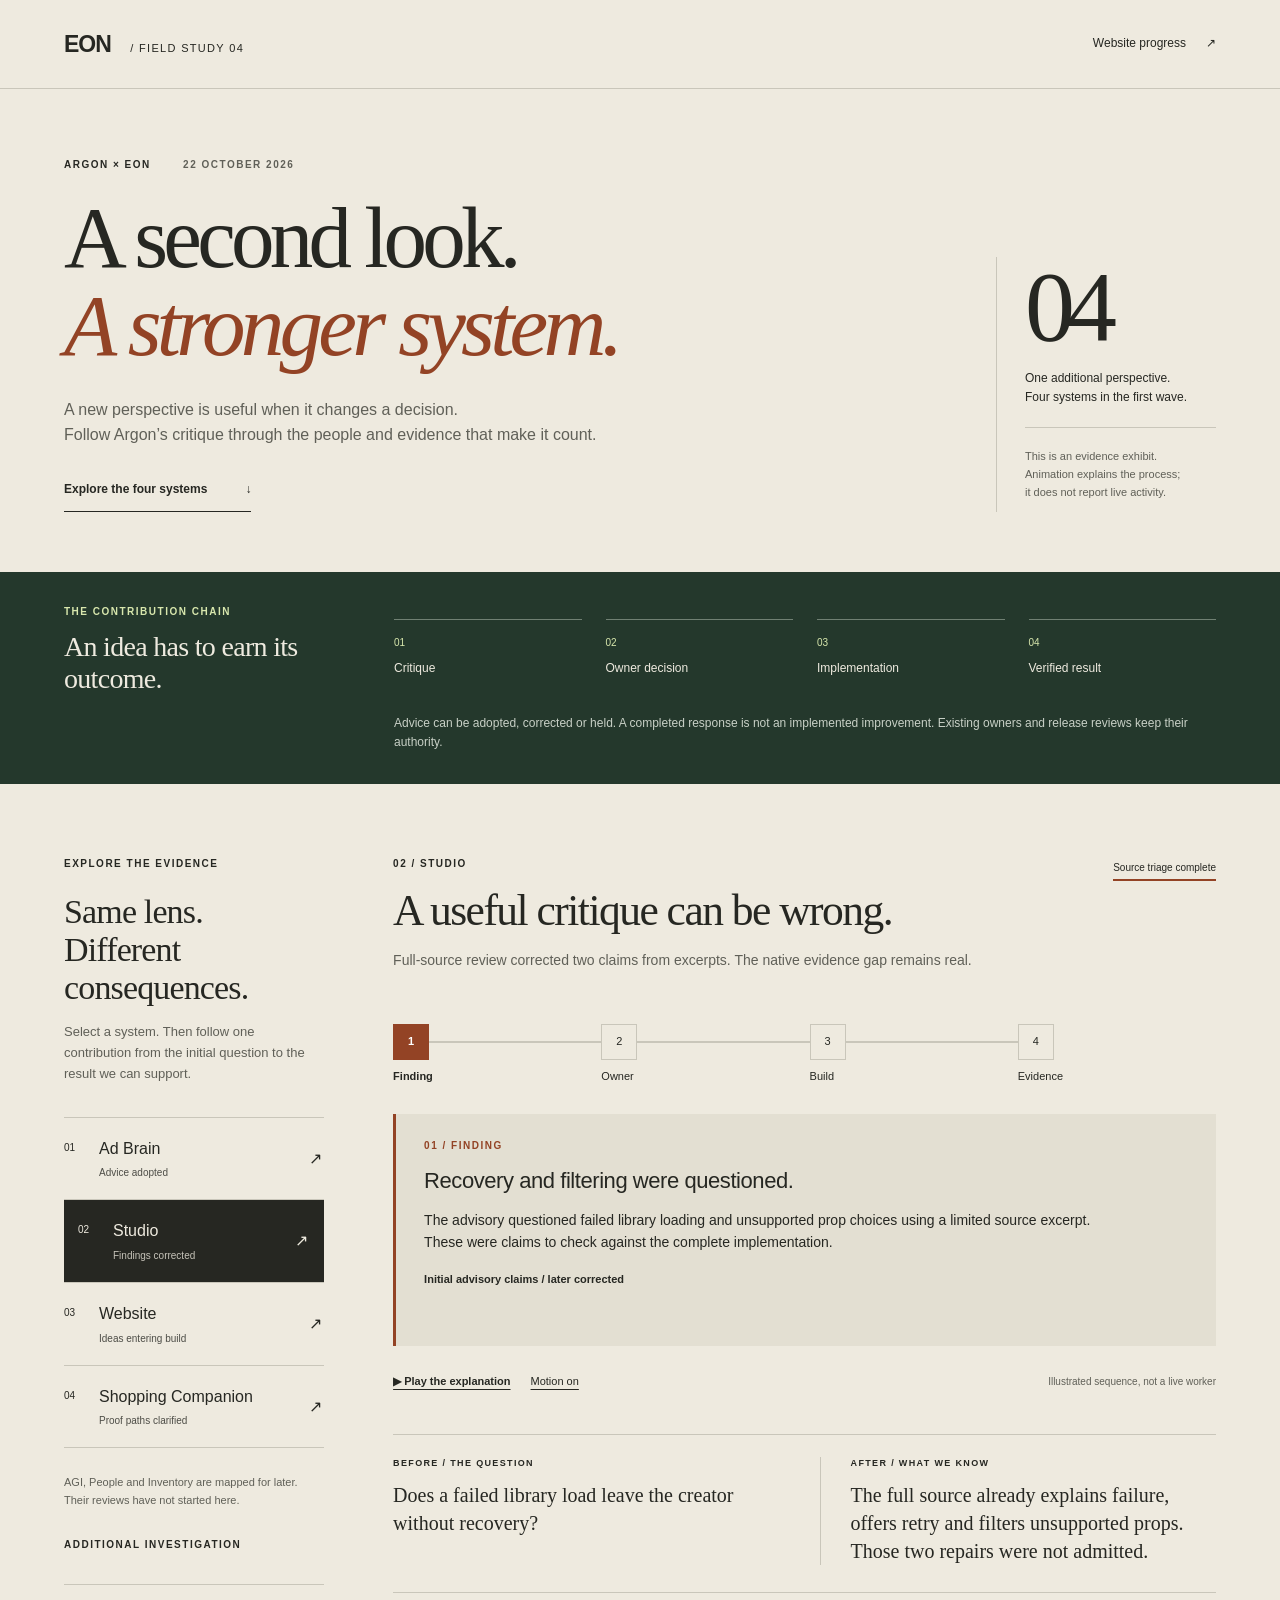
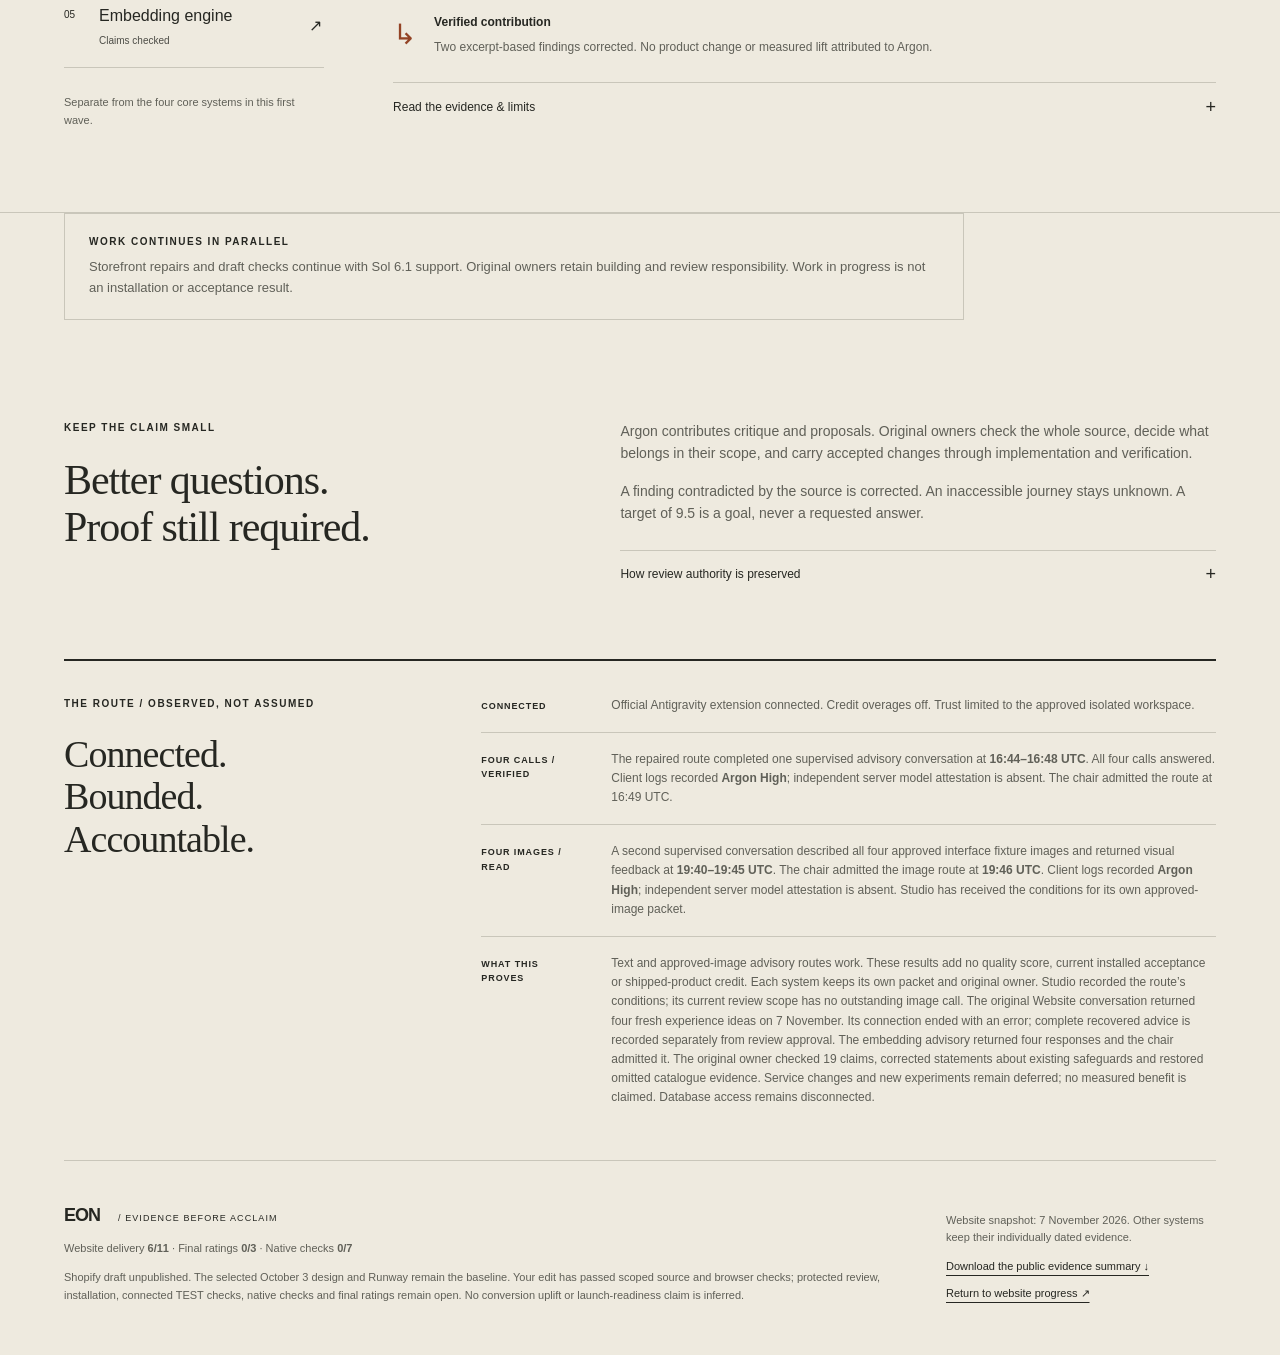
<file: argon/index.html>
<!doctype html>
<html lang="en">
<head><meta charset="utf-8"><meta name="viewport" content="width=device-width, initial-scale=1"><meta name="theme-color" content="#eeeadf"><meta name="description" content="An evidence exhibit showing how Argon's critique contributes to EON: what owners adopted, corrected, implemented and still need to verify."><title>Argon × EON — From critique to evidence</title><link rel="stylesheet" href="exhibit.css"><script src="exhibit.js?v=2202f6b4260036d0" defer></script></head>
<body>
<a class="skip" href="#cases">Skip to the evidence</a>
<header><a class="wordmark" href="../">EON <span>/ Field study 04</span></a><a class="back" href="../">Website progress <span aria-hidden="true">↗</span></a></header>
<main>
<section class="opening" aria-labelledby="title"><div><p class="eyebrow">ARGON × EON <span>22 OCTOBER 2026</span></p><h1 id="title">A second look.<br><em>A stronger system.</em></h1><p class="dek">A new perspective is useful when it changes a decision.<br class="desktop"> Follow Argon’s critique through the people and evidence that make it count.</p><a class="jump" href="#cases">Explore the four systems <span aria-hidden="true">↓</span></a></div><aside class="editor-note"><span class="note-number" aria-hidden="true">04</span><p>One additional perspective.<br>Four systems in the first wave.</p><div class="note-rule"></div><p class="small">This is an evidence exhibit.<br>Animation explains the process;<br>it does not report live activity.</p></aside></section>
<section class="method" aria-labelledby="method-title"><div class="method-title"><p class="eyebrow">THE CONTRIBUTION CHAIN</p><h2 id="method-title">An idea has to earn its outcome.</h2></div><ol class="method-steps"><li><span>01</span>Critique</li><li><span>02</span>Owner decision</li><li><span>03</span>Implementation</li><li><span>04</span>Verified result</li></ol><p>Advice can be adopted, corrected or held. A completed response is not an implemented improvement. Existing owners and release reviews keep their authority.</p></section>
<section id="cases" class="cases" aria-labelledby="case-heading"><div class="case-intro"><p class="eyebrow">EXPLORE THE EVIDENCE</p><h2 id="case-heading">Same lens. <br>Different consequences.</h2><p>Select a system. Then follow one contribution from the initial question to the result we can support.</p><nav class="product-picker" aria-label="Choose a system"><button type="button" data-product="adbrain" aria-pressed="false"><span class="product-no">01</span><span>Ad Brain<small>Advice adopted</small></span><span aria-hidden="true">↗</span></button><button type="button" data-product="studio" aria-pressed="true"><span class="product-no">02</span><span>Studio<small>Findings corrected</small></span><span aria-hidden="true">↗</span></button><button type="button" data-product="website" aria-pressed="false"><span class="product-no">03</span><span>Website<small>Ideas entering build</small></span><span aria-hidden="true">↗</span></button><button type="button" data-product="companion" aria-pressed="false"><span class="product-no">04</span><span>Shopping Companion<small>Proof paths clarified</small></span><span aria-hidden="true">↗</span></button></nav><p class="picker-note">AGI, People and Inventory are mapped for later. Their reviews have not started here.</p><p class="eyebrow investigation-label">ADDITIONAL INVESTIGATION</p><nav class="product-picker investigation-picker" aria-label="Additional investigation"><button type="button" data-product="embedding" aria-pressed="false"><span class="product-no">05</span><span>Embedding engine<small>Claims checked</small></span><span aria-hidden="true">↗</span></button></nav><p class="picker-note">Separate from the four core systems in this first wave.</p></div>
<article class="case" aria-labelledby="product-title"><div class="case-top"><p id="case-label" class="eyebrow">02 / STUDIO</p><span id="case-status" class="status">Source triage complete</span></div><h3 id="product-title">A useful critique can be wrong.</h3><p id="case-summary" class="case-summary">Full-source review corrected two claims from excerpts. The native evidence gap remains real.</p>
<div class="route" aria-label="Contribution stages"><div class="route-line" aria-hidden="true"><i id="route-fill"></i></div><ol><li><button class="step" data-step="0" aria-pressed="true"><span class="dot">1</span><span>Finding</span></button></li><li><button class="step" data-step="1" aria-pressed="false"><span class="dot">2</span><span>Owner</span></button></li><li><button class="step" data-step="2" aria-pressed="false"><span class="dot">3</span><span>Build</span></button></li><li><button class="step" data-step="3" aria-pressed="false"><span class="dot">4</span><span>Evidence</span></button></li></ol></div>
<div class="stage-reading" aria-live="polite" aria-atomic="true"><p id="stage-label" class="eyebrow">01 / FINDING</p><h4 id="stage-title">“Recovery and filtering are missing.”</h4><p id="stage-text">The advisory questioned failed library loading and unsupported prop choices using a limited source excerpt.</p><p id="stage-state" class="stage-state">Initial advisory claim · later corrected</p></div>
<div class="playback"><button id="play" type="button"><span aria-hidden="true">▶</span> Play the explanation</button><button id="motion" type="button" aria-pressed="false">Motion on</button><span>Illustrated sequence, not a live worker</span></div>
<div class="comparison"><section><p class="eyebrow">BEFORE / THE QUESTION</p><p id="before">Does a failed library load leave the creator without recovery?</p></section><section><p class="eyebrow">AFTER / WHAT WE KNOW</p><p id="after">The full source already explains failure, offers retry and filters unsupported props. Those two repairs were not admitted.</p></section></div>
<div class="result-line"><span class="result-mark" aria-hidden="true">↳</span><p><strong id="result-title">Verified contribution</strong><span id="result-text">Two excerpt-based findings corrected. No product change or measured lift attributed to Argon.</span></p></div>
<details class="evidence"><summary>Read the evidence & limits <span aria-hidden="true">+</span></summary><div id="evidence-body"></div></details>
</article></section>
<aside class="parallel-note"><p class="eyebrow">WORK CONTINUES IN PARALLEL</p><p>Storefront repairs and draft checks continue with Sol 6.1 support. Original owners retain building and review responsibility. Work in progress is not an installation or acceptance result.</p></aside>
<section class="ledger" aria-labelledby="ledger-title"><div><p class="eyebrow">KEEP THE CLAIM SMALL</p><h2 id="ledger-title">Better questions.<br>Proof still required.</h2></div><div class="ledger-text"><p>Argon contributes critique and proposals. Original owners check the whole source, decide what belongs in their scope, and carry accepted changes through implementation and verification.</p><p>A finding contradicted by the source is corrected. An inaccessible journey stays unknown. A target of 9.5 is a goal, never a requested answer.</p><details><summary>How review authority is preserved</summary><p>Argon’s quality contribution sits beside the existing readers. It does not approve a merge, reset consumed review rounds or grant a new final check. Each original owner retains source custody and the applicable review history. Further rounds require the existing bounded process.</p></details></div></section>
<section class="setup" aria-labelledby="setup-title"><div><p class="eyebrow">THE ROUTE / OBSERVED, NOT ASSUMED</p><h2 id="setup-title">Connected. <br>Bounded. <br>Accountable.</h2></div><div class="setup-facts"><div><span class="fact-label">CONNECTED</span><p>Official Antigravity extension connected. Credit overages off. Trust limited to the approved isolated workspace.</p></div><div><span class="fact-label">FOUR CALLS / VERIFIED</span><p>The repaired route completed one supervised advisory conversation at <b>16:44–16:48 UTC</b>. All four calls answered. Client logs recorded <b>Argon High</b>; independent server model attestation is absent. The chair admitted the route at 16:49 UTC.</p></div><div><span class="fact-label">FOUR IMAGES / READ</span><p>A second supervised conversation described all four approved interface fixture images and returned visual feedback at <b>19:40–19:45 UTC</b>. The chair admitted the image route at <b>19:46 UTC</b>. Client logs recorded <b>Argon High</b>; independent server model attestation is absent. Studio has received the conditions for its own approved-image packet.</p></div><div><span class="fact-label">WHAT THIS PROVES</span><p>Text and approved-image advisory routes work. These results add no quality score, current installed acceptance or shipped-product credit. Each system keeps its own packet and original owner. Studio recorded the route’s conditions; its current review scope has no outstanding image call. The original Website conversation returned four fresh experience ideas on 7 November. Its connection ended with an error; complete recovered advice is recorded separately from review approval. The embedding advisory returned four responses and the chair admitted it. The original owner checked 19 claims, corrected statements about existing safeguards and restored omitted catalogue evidence. Service changes and new experiments remain deferred; no measured benefit is claimed. Database access remains disconnected.</p></div></div></section>
<footer><div><a class="wordmark" href="../">EON <span>/ Evidence before acclaim</span></a><p>Website delivery <b>6/11</b> · Final ratings <b>0/3</b> · Native checks <b>0/7</b></p><p>Shopify draft unpublished. The selected October 3 design and Runway remain the baseline. Your edit has passed scoped source and browser checks; protected review, installation, connected TEST checks, native checks and final ratings remain open. No conversion uplift or launch-readiness claim is inferred.</p></div><div><p>Website snapshot: 7 November 2026. Other systems keep their individually dated evidence.</p><a href="evidence.json" download>Download the public evidence summary ↓</a><a href="../">Return to website progress ↗</a></div></footer>
</main><noscript><div class="no-script">JavaScript is off. The Studio case above remains readable. <a href="evidence.json">Read the public evidence summary for the four core systems and the additional investigation.</a></div></noscript>
</body></html>
</file>
<file: argon/exhibit.css>
:root{--paper:#eeeadf;--ink:#262722;--muted:#606058;--line:#c9c6ba;--rust:#934325;--accent:#d8e7ad;--deep:#24382c;--ease:cubic-bezier(.2,.7,.3,1)}*{box-sizing:border-box}html{scroll-behavior:smooth;scroll-padding-top:24px}body{margin:0;background:var(--paper);color:var(--ink);font-family:Arial,Helvetica,sans-serif;font-size:16px;line-height:1.6}a{color:inherit;text-underline-offset:5px}button,summary,a{-webkit-tap-highlight-color:transparent}button{font:inherit;color:inherit}button,a,summary{touch-action:manipulation}button{cursor:pointer}button:focus-visible,a:focus-visible,summary:focus-visible{outline:3px solid var(--rust);outline-offset:5px}button:disabled{cursor:default;opacity:.65}header,main{max-width:1600px;margin:auto}header{padding:22px 5%;display:flex;align-items:center;justify-content:space-between;border-bottom:1px solid var(--line);gap:24px}.wordmark{text-decoration:none;font-weight:800;font-size:23px;letter-spacing:-1px}.wordmark span{font-size:11px;letter-spacing:.12em;text-transform:uppercase;font-weight:500;margin-left:14px}.back{font-size:12px;text-decoration:none;min-height:44px;display:flex;align-items:center;gap:20px}.skip{position:absolute;left:20px;top:-80px;padding:12px;background:var(--ink);color:white;z-index:10}.skip:focus{top:10px}.opening{padding:68px 5% 60px;display:grid;grid-template-columns:1fr 220px;gap:40px}.eyebrow{font-size:10px;font-weight:700;letter-spacing:.15em;line-height:1.5;margin:0 0 22px;text-transform:uppercase}.opening .eyebrow span{margin-left:28px;color:var(--muted)}h1{font-family:Georgia,'Times New Roman',serif;font-size:clamp(56px,6.8vw,102px);letter-spacing:-.055em;line-height:1.01;margin:0 0 27px;font-weight:400}h1 em{color:var(--rust);font-weight:400}.dek{font-size:16px;max-width:620px;margin:0;color:var(--muted)}.jump{display:inline-flex;gap:38px;align-items:center;font-size:12px;font-weight:700;text-decoration:none;border-bottom:1px solid var(--ink);padding:12px 0;margin-top:20px}.editor-note{border-left:1px solid var(--line);padding-left:28px;align-self:end}.note-number{font-family:Georgia,serif;font-size:100px;line-height:1;letter-spacing:-8px}.editor-note p{font-size:12px;line-height:1.6}.editor-note .small{font-size:11px;color:var(--muted)}.note-rule{height:1px;background:var(--line);margin:20px 0}.method{background:var(--deep);color:var(--paper);padding:32px 5%;display:grid;grid-template-columns:280px 1fr;gap:20px 50px}.method .eyebrow{color:var(--accent);margin-bottom:12px}h2{font-family:Georgia,serif;font-size:34px;font-weight:400;letter-spacing:-.025em;line-height:1.12;margin:0}.method h2{font-size:28px}.method-steps{list-style:none;margin:0;padding:0;display:grid;grid-template-columns:repeat(4,1fr);align-items:center;gap:24px}.method-steps li{font-size:12px;border-top:1px solid #708073;padding-top:15px}.method-steps span{display:block;font-size:10px;color:var(--accent);margin-bottom:8px}.method>p{grid-column:2;font-size:12px;color:#c8d0c6;margin:0}.cases{padding:72px 5%;display:grid;grid-template-columns:260px 1fr;gap:6%;border-bottom:1px solid var(--line)}.case-intro>p:not(.eyebrow){font-size:13px;color:var(--muted);line-height:1.65}.product-picker{margin-top:32px;border-top:1px solid var(--line)}.product-picker button{width:100%;display:grid;grid-template-columns:25px 1fr 15px;gap:10px;align-items:center;text-align:left;border:0;border-bottom:1px solid var(--line);background:none;padding:18px 0;min-height:77px;transition:padding .2s var(--ease),background .2s}.product-picker button[aria-pressed=true]{background:var(--ink);color:var(--paper);padding:18px 14px}.product-picker small{display:block;font-size:10px;opacity:.8;margin-top:4px}.product-no{font-size:10px;align-self:start;padding-top:4px}.picker-note{margin-top:25px;font-size:11px!important}.case{min-width:0}.case-top{display:flex;justify-content:space-between;align-items:start;gap:12px}.case-top .eyebrow{margin-bottom:15px}.status{font-size:10px;line-height:1.5;padding:4px 0;border-bottom:2px solid var(--rust);text-align:right}h3{font-family:Georgia,serif;font-size:clamp(30px,3.4vw,48px);letter-spacing:-.035em;line-height:1.12;font-weight:400;margin:0 0 14px;max-width:710px}.case-summary{font-size:14px;color:var(--muted);max-width:680px;min-height:45px}.route{position:relative;margin:30px 0 25px}.route ol{position:relative;display:grid;grid-template-columns:repeat(4,1fr);list-style:none;margin:0;padding:0;gap:10px}.route-line{position:absolute;top:17px;left:18px;right:calc(25% - 18px);height:2px;background:var(--line);overflow:hidden}.route-line i{display:block;height:100%;background:var(--rust);width:0;transition:width .5s var(--ease)}.step{border:0;background:none;display:flex;flex-direction:column;gap:8px;font-size:11px;padding:0;align-items:start;min-height:65px;width:100%;text-align:left}.dot{background:var(--paper);width:36px;height:36px;display:grid;place-items:center;border:1px solid var(--line);font-size:11px;transition:background .25s}.step[aria-pressed=true] .dot{background:var(--rust);color:#fff;border-color:var(--rust)}.step[aria-pressed=true]{font-weight:700}.stage-reading{background:#e3dfd2;border-left:3px solid var(--rust);padding:24px 28px;min-height:232px}.stage-reading .eyebrow{margin-bottom:14px;color:var(--rust)}h4{font-size:22px;line-height:1.25;font-weight:500;margin:0 0 14px;letter-spacing:-.02em}.stage-reading>p:not(.eyebrow){font-size:14px;max-width:690px;margin:0 0 12px}.stage-reading .stage-state{font-size:11px!important;font-weight:700;margin:18px 0 0!important}.playback{display:flex;align-items:center;flex-wrap:wrap;gap:8px 20px;margin:14px 0 30px}.playback button{border:0;background:none;font-size:11px;min-height:44px;padding:6px 0;text-decoration:underline;text-underline-offset:4px}.playback button:first-child{font-weight:700}.playback>span{font-size:10px;color:var(--muted);margin-left:auto}.comparison{display:grid;grid-template-columns:1fr 1fr;gap:30px;border-top:1px solid var(--line);padding-top:22px}.comparison .eyebrow{font-size:9px;margin-bottom:10px}.comparison p:not(.eyebrow){font-family:Georgia,serif;font-size:20px;line-height:1.4;margin:0}.comparison section+section{border-left:1px solid var(--line);padding-left:30px}.result-line{display:flex;gap:18px;margin-top:27px;border-top:1px solid var(--line);padding-top:20px}.result-mark{font-size:28px;color:var(--rust)}.result-line p{margin:0;font-size:12px}.result-line strong,.result-line p span{display:block}.result-line strong{margin-bottom:6px}.result-line p span{color:var(--muted)}details{border-top:1px solid var(--line);margin-top:25px}summary{list-style:none;cursor:pointer;font-size:12px;min-height:48px;display:flex;align-items:center;justify-content:space-between;gap:16px}summary::-webkit-details-marker{display:none}summary::after{content:'+';font-size:18px}summary>span{display:none}details[open]>summary::after{content:'−'}details p,details li{font-size:12px;color:var(--muted)}details ul{padding-left:17px}details h5{font-size:12px;margin:14px 0 8px}.evidence a{font-size:12px}.ledger{padding:60px 5%;display:grid;grid-template-columns:1fr 1.25fr;gap:80px}.ledger h2{font-size:42px}.ledger-text p{font-size:14px;color:var(--muted);margin:0 0 15px}.setup{margin:0 5%;padding:35px 0;display:grid;grid-template-columns:1fr 2fr;gap:50px;border-top:2px solid var(--ink);border-bottom:1px solid var(--line)}.setup h2{font-size:38px}.setup-facts>div{display:grid;grid-template-columns:100px 1fr;gap:30px;padding:17px 0;border-bottom:1px solid var(--line)}.setup-facts>div:first-child{padding-top:0}.setup-facts>div:last-child{border-bottom:0}.fact-label{font-size:9px;letter-spacing:.1em;font-weight:700;padding-top:3px}.setup-facts p{font-size:12px;color:var(--muted);margin:0}footer{padding:40px 5%;display:grid;grid-template-columns:1fr 270px;gap:50px}footer p{font-size:11px;color:var(--muted)}footer .wordmark{font-size:18px}footer .wordmark span{font-size:9px}footer>div:last-child a{display:block;font-size:11px;margin-bottom:10px}.no-script{padding:20px 5%;background:var(--deep);color:white}.no-script a{color:white}body.motion-off *,body.motion-off *::before,body.motion-off *::after{animation:none!important;transition:none!important;scroll-behavior:auto!important}@media(prefers-reduced-motion:reduce){html{scroll-behavior:auto}*,*::before,*::after{animation:none!important;transition:none!important}}@media(min-width:1450px){.opening{padding-top:85px;padding-bottom:75px}.cases{gap:8%;grid-template-columns:290px 1fr}}@media(max-width:900px){.opening{grid-template-columns:1fr 150px;gap:20px}.editor-note{padding-left:20px}.method{grid-template-columns:1fr;gap:22px}.method>p{grid-column:1}.method-steps{gap:20px}.cases{grid-template-columns:200px 1fr;gap:30px}.case-intro h2{font-size:29px}.stage-reading{padding:20px;min-height:260px}.playback>span{margin-left:0;width:100%}.ledger{gap:40px}.setup{gap:30px}.setup-facts>div{grid-template-columns:80px 1fr;gap:15px}}@media(max-width:650px){header{padding:15px 6%;gap:10px}.wordmark{font-size:21px}.wordmark span{font-size:8px;margin-left:8px}.back{font-size:10px;gap:8px}.opening{padding:40px 6% 35px;display:block}h1{font-size:clamp(43px,11.5vw,70px)}.opening .eyebrow{font-size:9px}.opening .eyebrow span{margin-left:16px}.dek{font-size:14px}.desktop{display:none}.editor-note{border-left:0;border-top:1px solid var(--line);margin-top:30px;padding:18px 0 0;display:grid;grid-template-columns:65px 1fr;gap:0 20px;align-items:center}.note-number{font-size:58px;letter-spacing:-4px;grid-row:1/3}.editor-note p{margin:0;font-size:11px}.editor-note .small{grid-column:2;margin-top:5px;font-size:10px}.editor-note .small br{display:none}.note-rule{display:none}.method{padding:28px 6%}.method h2{font-size:25px}.method-steps{gap:12px}.method-steps li{font-size:10px}.method>p{font-size:11px}.cases{display:block;padding:40px 6%}.case-intro h2{font-size:33px}.case-intro h2 br{display:none}.case-intro>p:not(.eyebrow){max-width:450px}.product-picker{display:grid;grid-template-columns:1fr 1fr;margin-top:22px}.product-picker button{min-height:85px;padding:12px 8px;grid-template-columns:18px 1fr;gap:6px;font-size:13px;border-right:1px solid var(--line)}.product-picker button[aria-pressed=true]{padding:12px 8px}.product-picker button>span:last-child{display:none}.product-picker small{font-size:9px}.picker-note{margin:14px 0 32px}.case{border-top:2px solid var(--ink);padding-top:23px}.case-top{gap:12px}.case-top .eyebrow{font-size:9px}.status{font-size:9px}h3{font-size:36px}.case-summary{font-size:13px;min-height:0}.route{margin-top:25px}.route ol{gap:4px}.stage-reading{min-height:245px;padding:20px}.stage-reading>p:not(.eyebrow){font-size:13px}h4{font-size:22px}.comparison{gap:18px}.comparison section+section{padding-left:18px}.comparison p:not(.eyebrow){font-size:17px}.comparison .eyebrow{font-size:8px}.ledger{display:block;padding:35px 6%}.ledger h2{font-size:36px;margin-bottom:25px}.ledger-text p{font-size:13px}.setup{margin:0 6%;display:block;padding:28px 0}.setup h2{font-size:34px;margin-bottom:25px}.setup h2 br{display:initial}.setup-facts>div{grid-template-columns:70px 1fr;gap:15px}.setup-facts p{font-size:12px}footer{display:block;padding:30px 6%}footer>div:last-child{border-top:1px solid var(--line);margin-top:25px;padding-top:15px}footer .wordmark span{font-size:8px}.step{min-height:65px}.dot{width:36px;height:36px}}@media(max-width:350px){.wordmark span{display:none}.opening .eyebrow span{display:block;margin:6px 0 0}.comparison{grid-template-columns:1fr}.comparison section+section{padding-left:0;border-left:0;border-top:1px solid var(--line);padding-top:18px}.product-picker button{font-size:12px}}

.investigation-label{margin-top:28px;margin-bottom:10px}.investigation-picker{grid-template-columns:1fr}.parallel-note{margin:0 5% 40px;padding:20px 24px;border:1px solid var(--line);max-width:900px}.parallel-note .eyebrow{margin-bottom:8px}.parallel-note p:last-child{margin:0;font-size:13px;color:var(--muted)}
</file>
